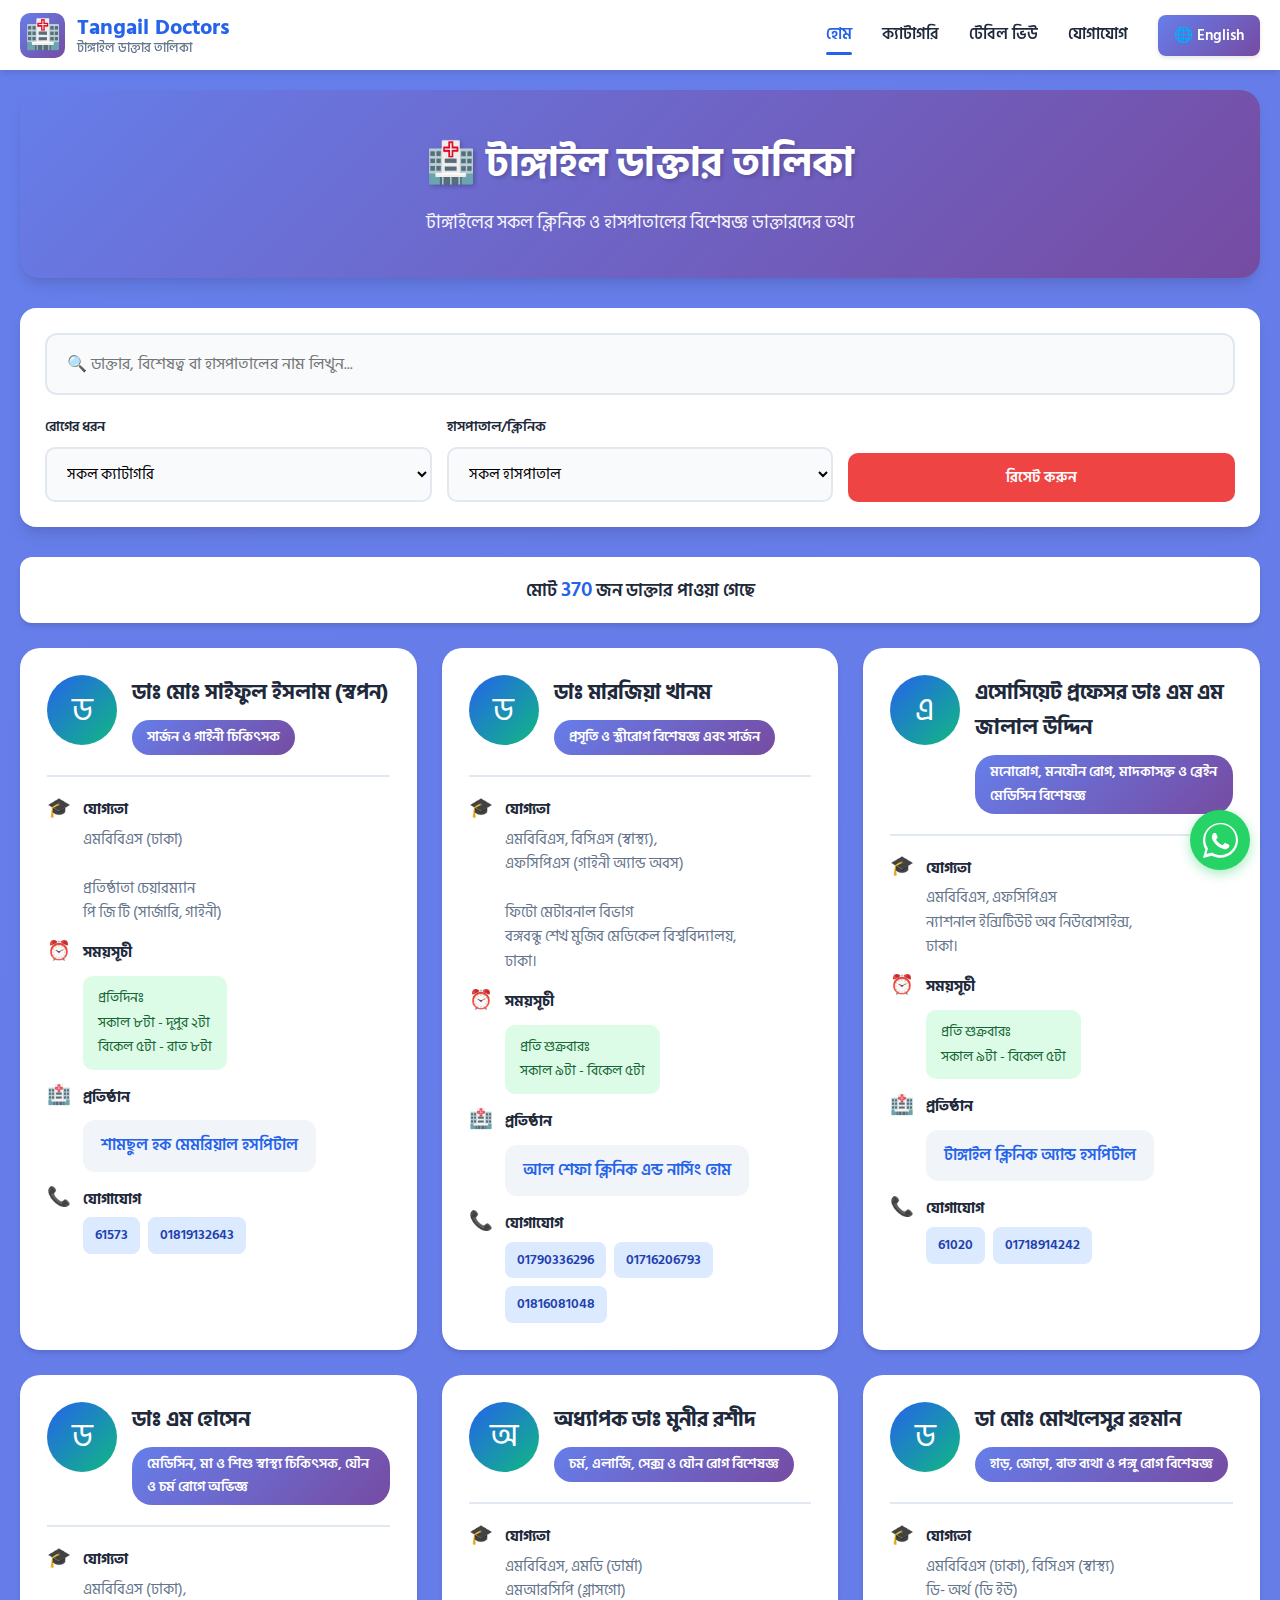
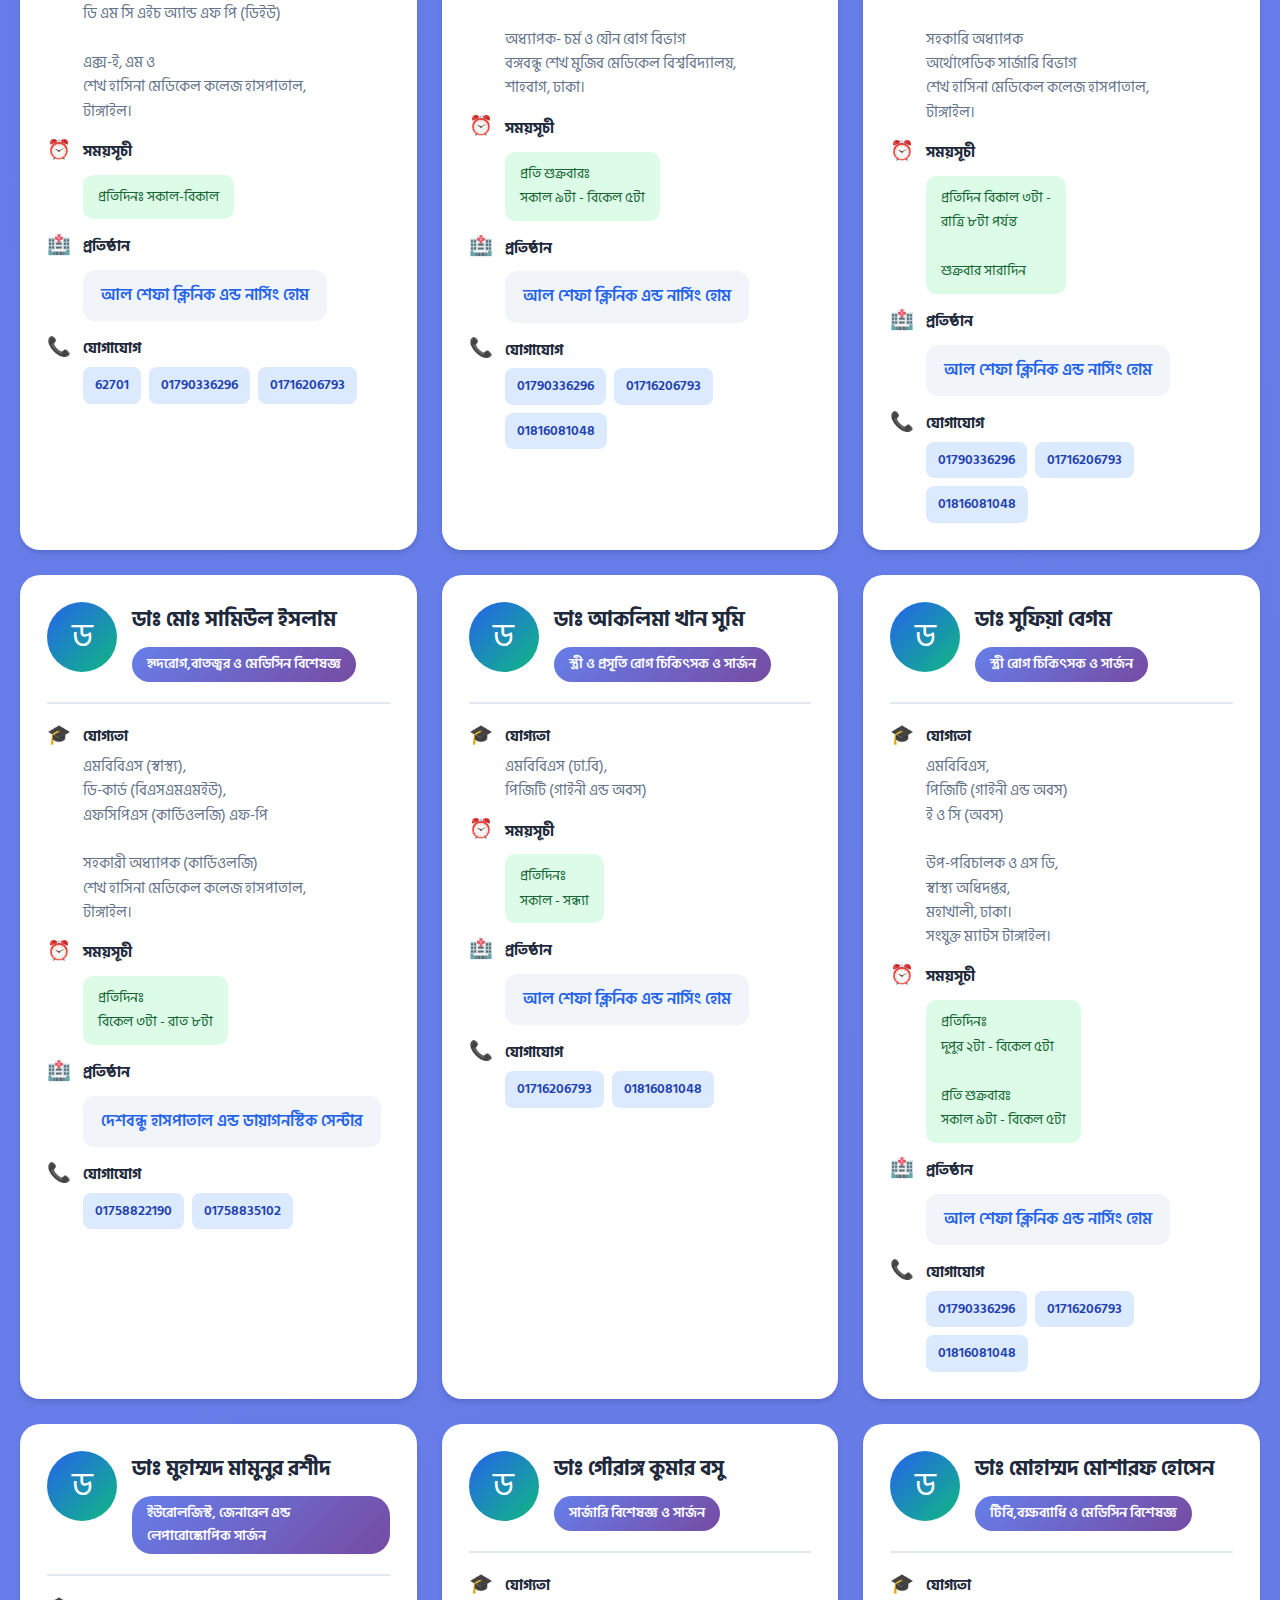
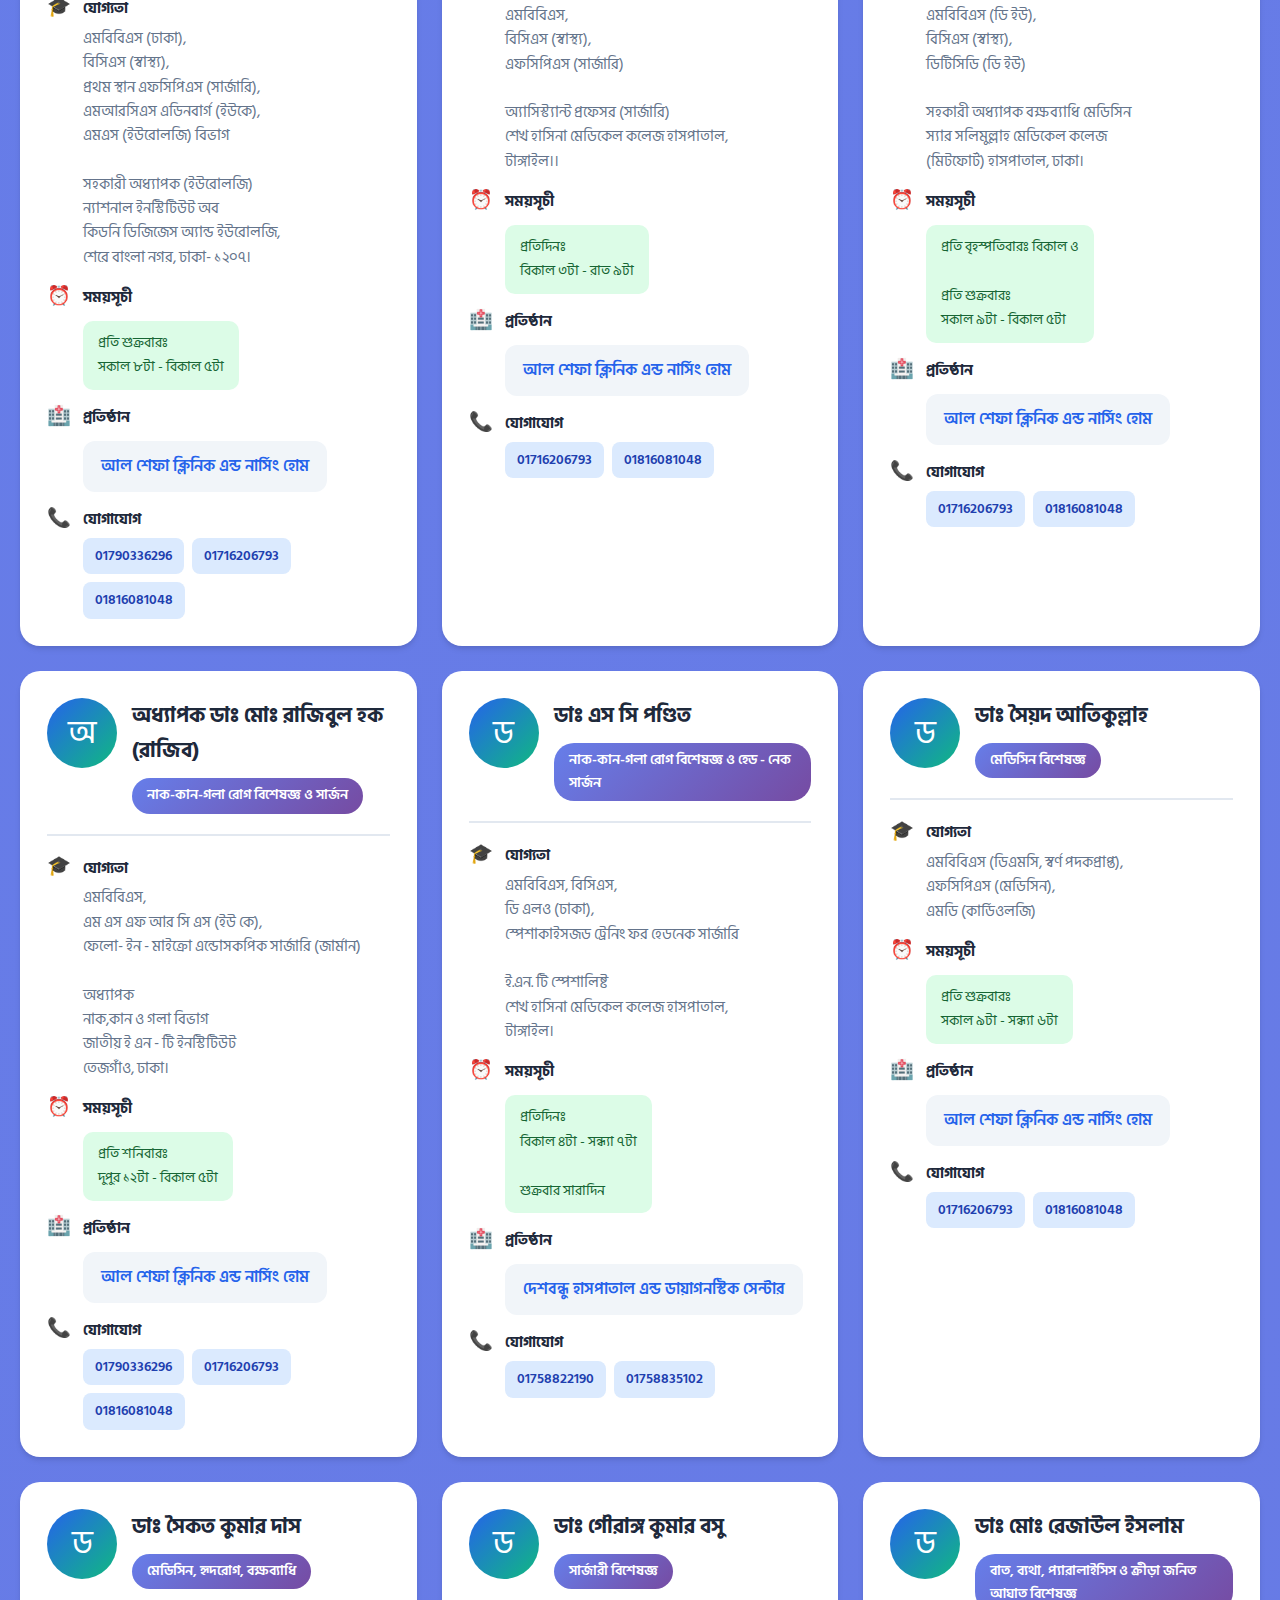
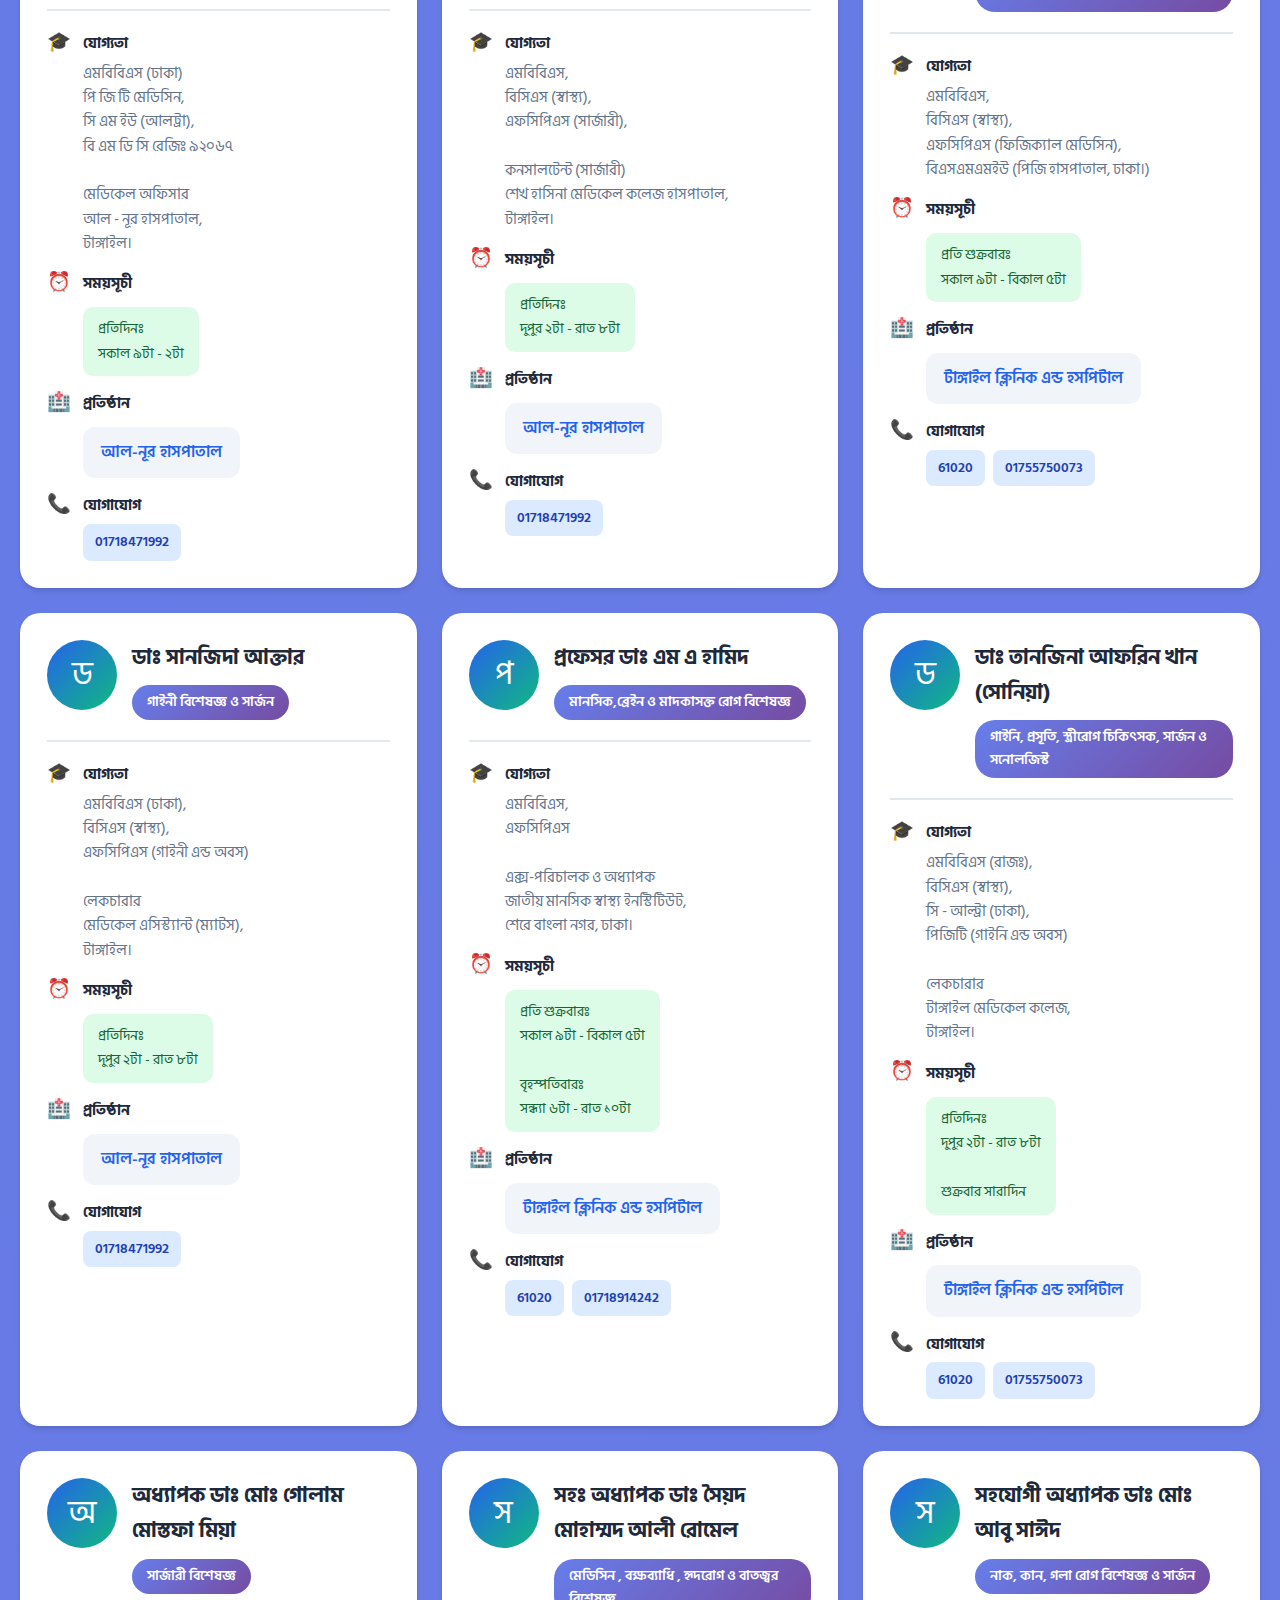
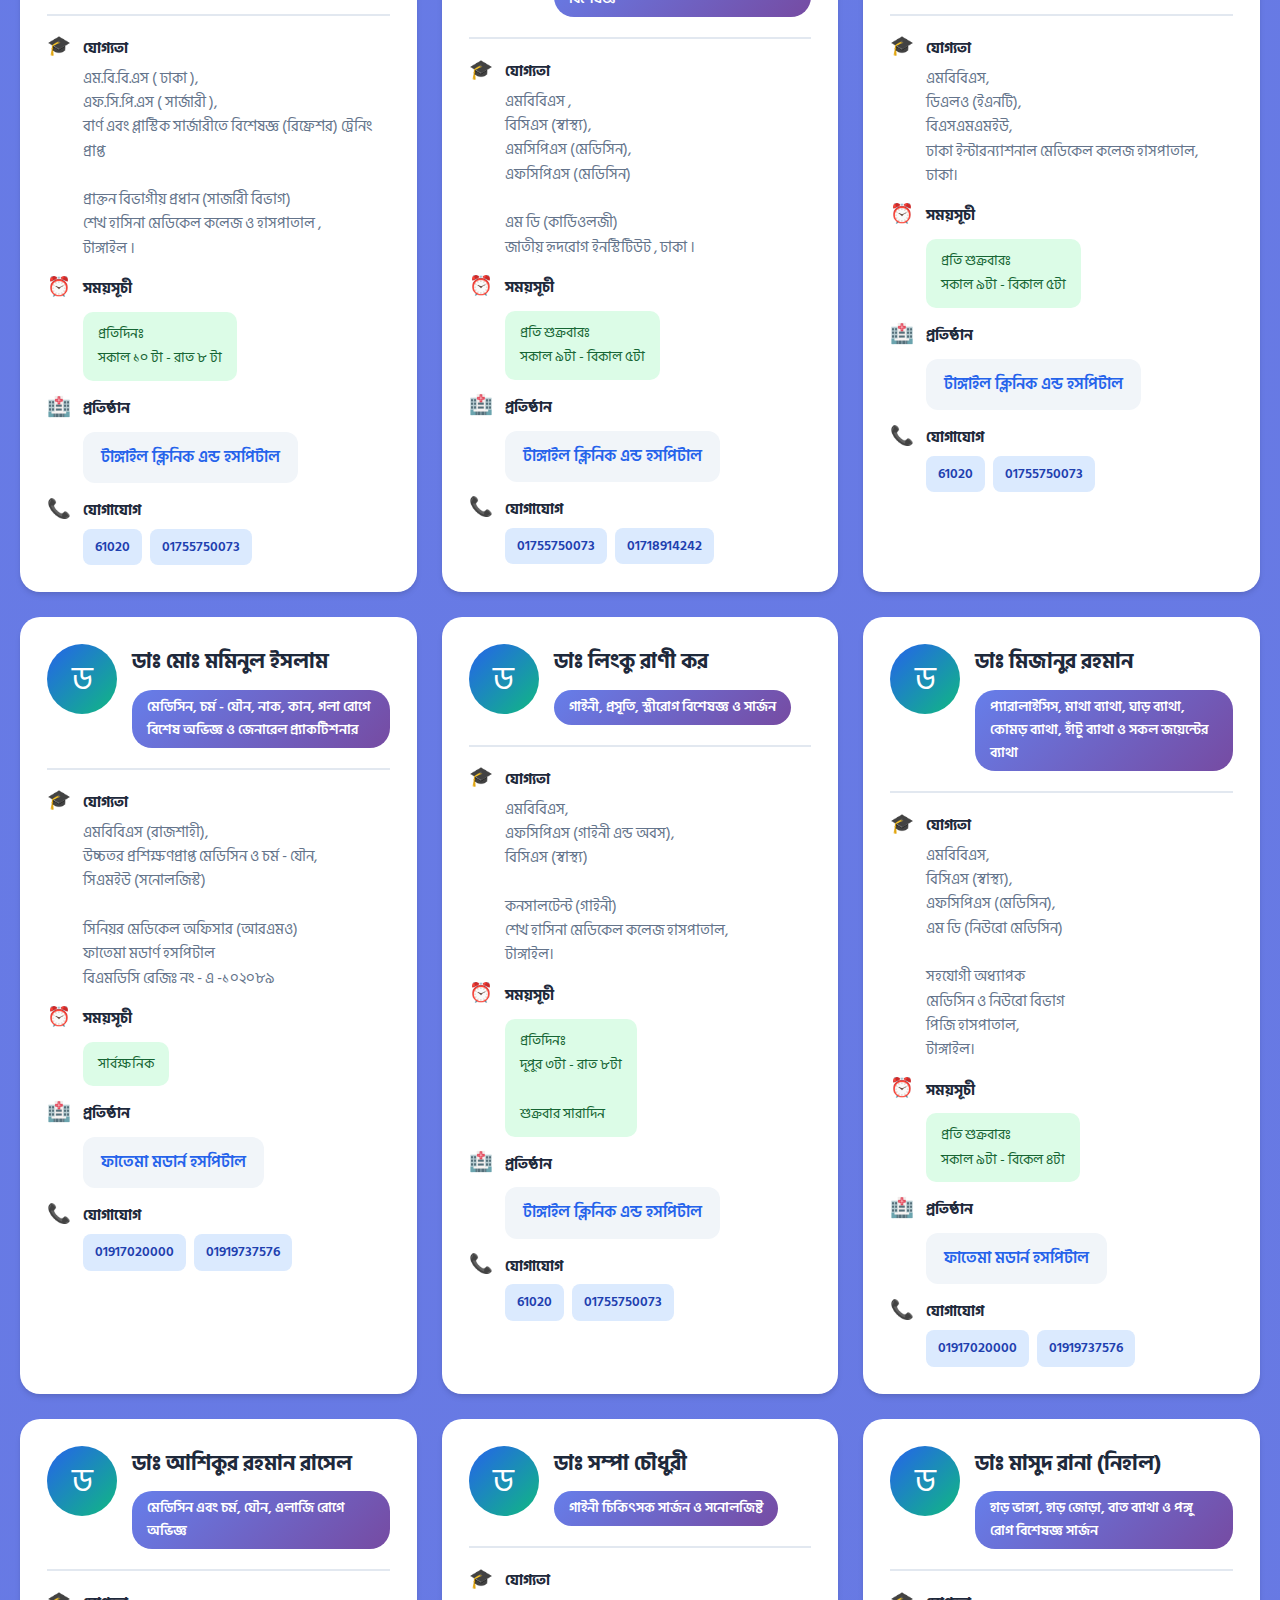
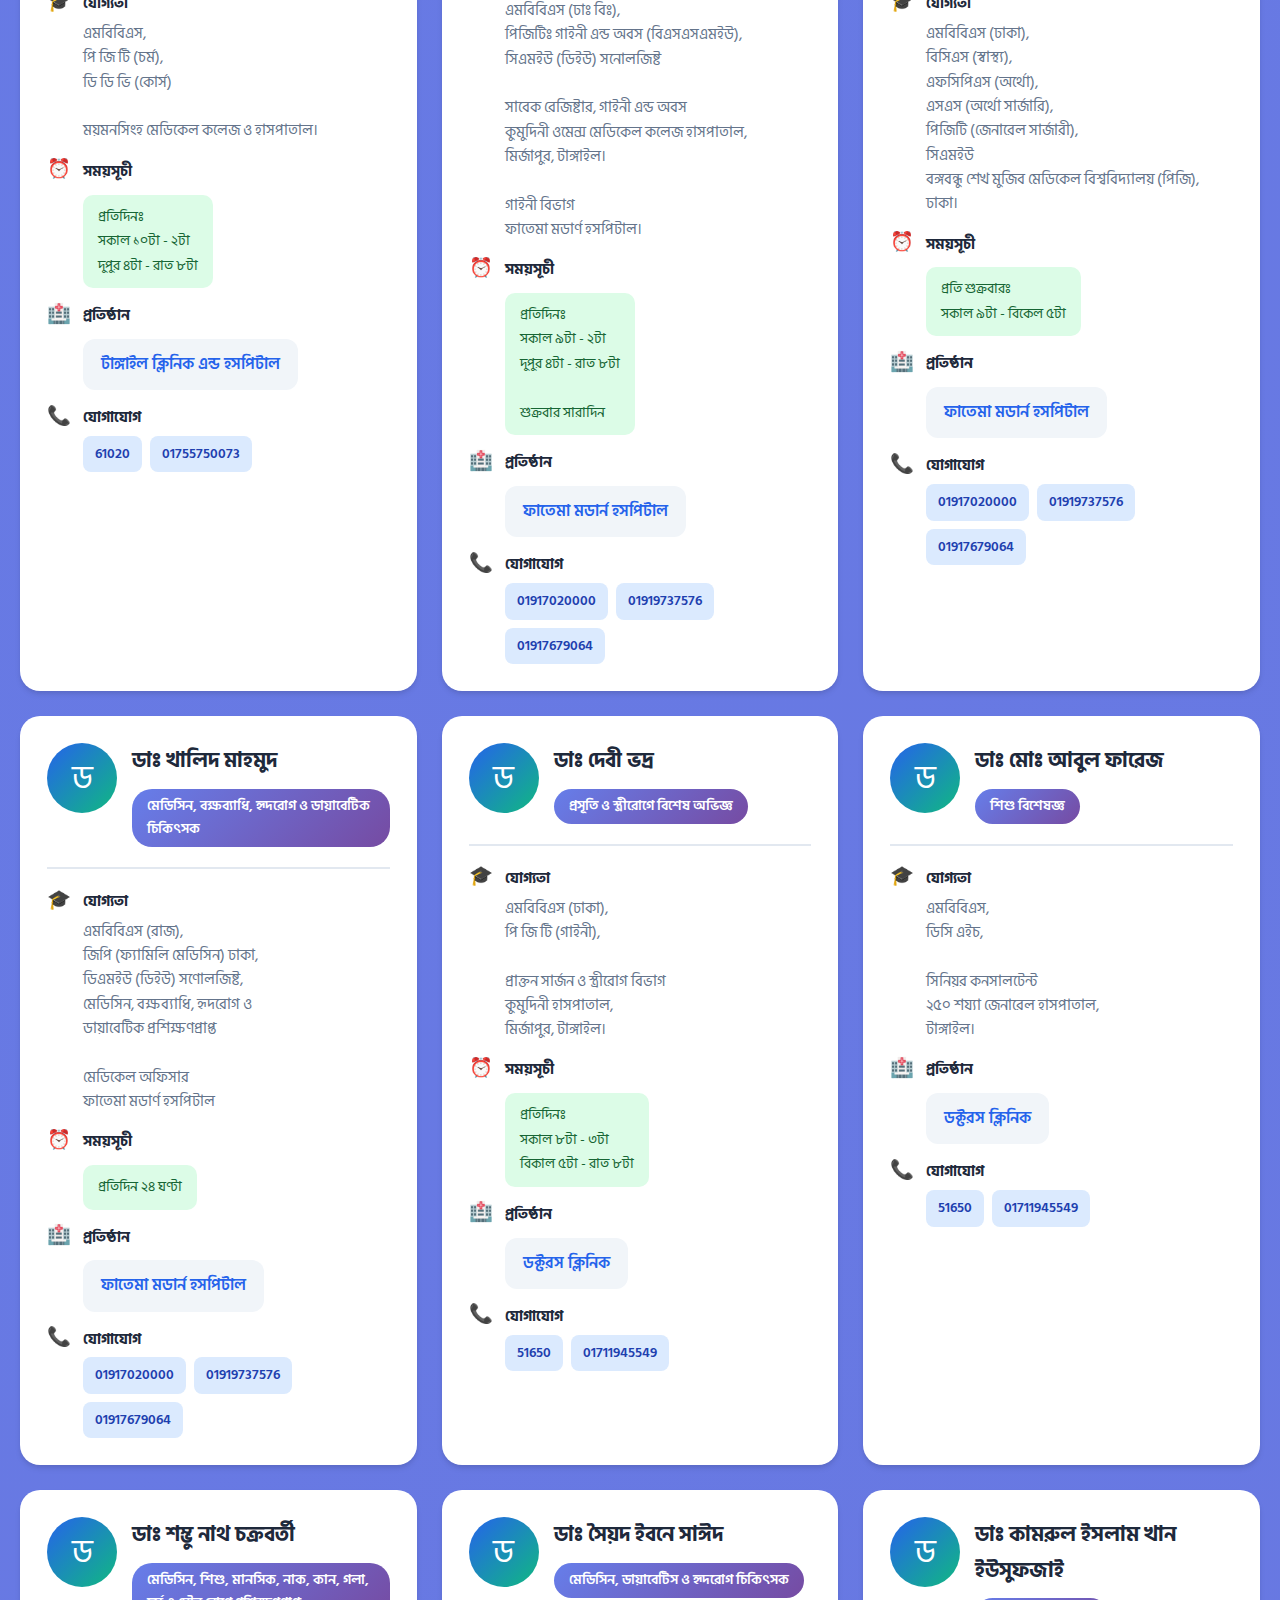
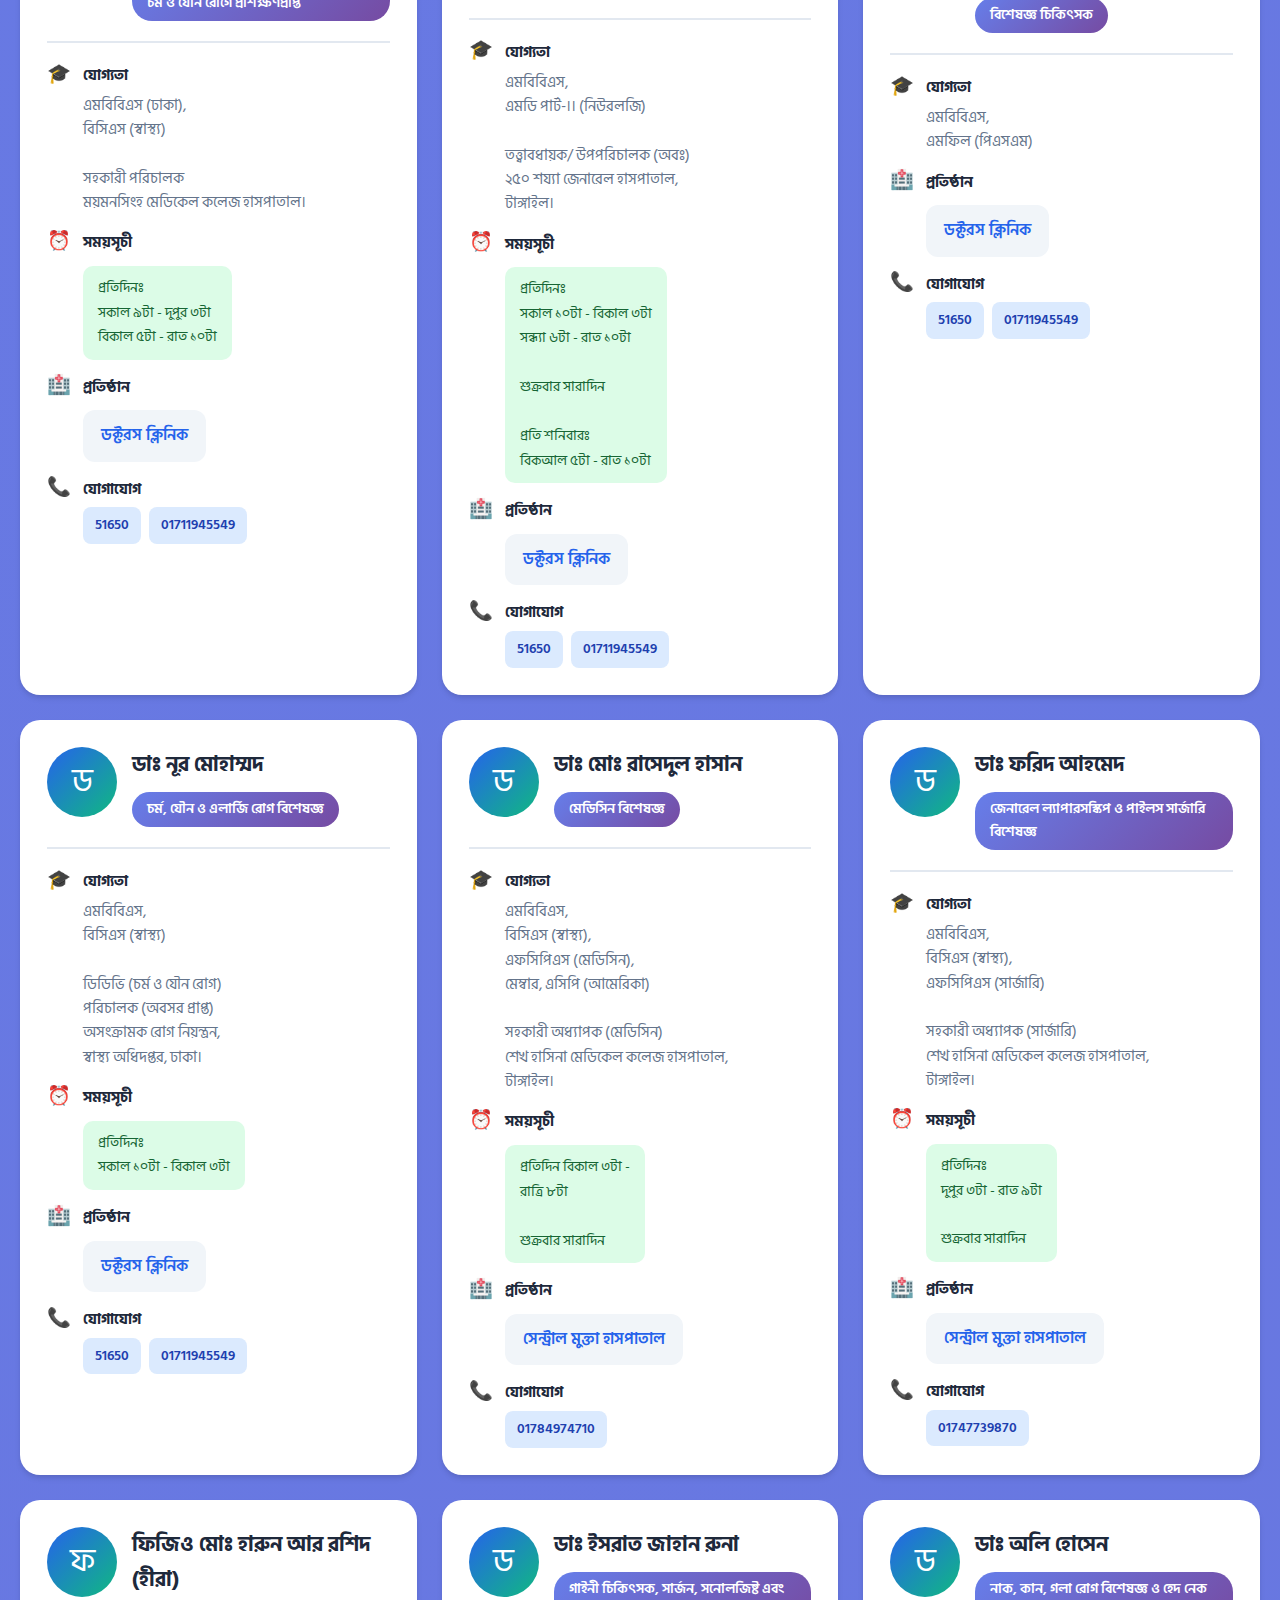
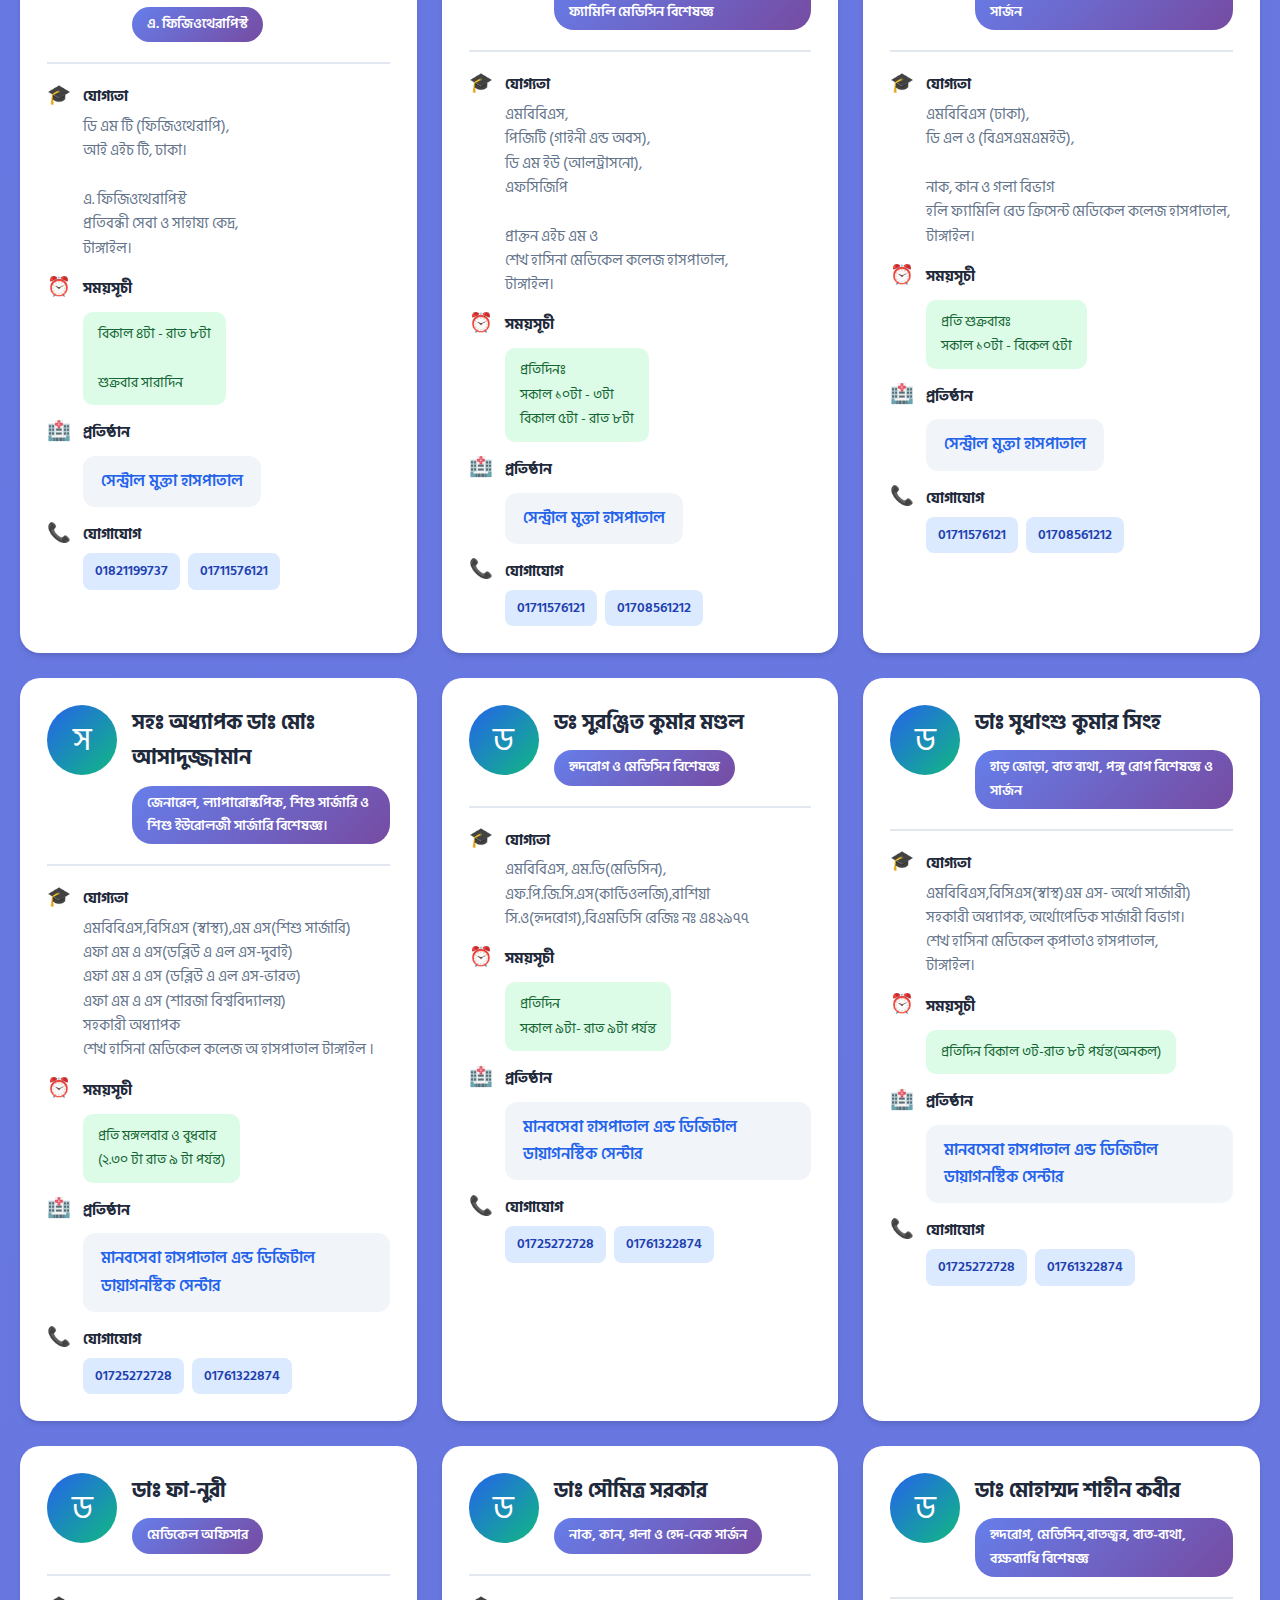
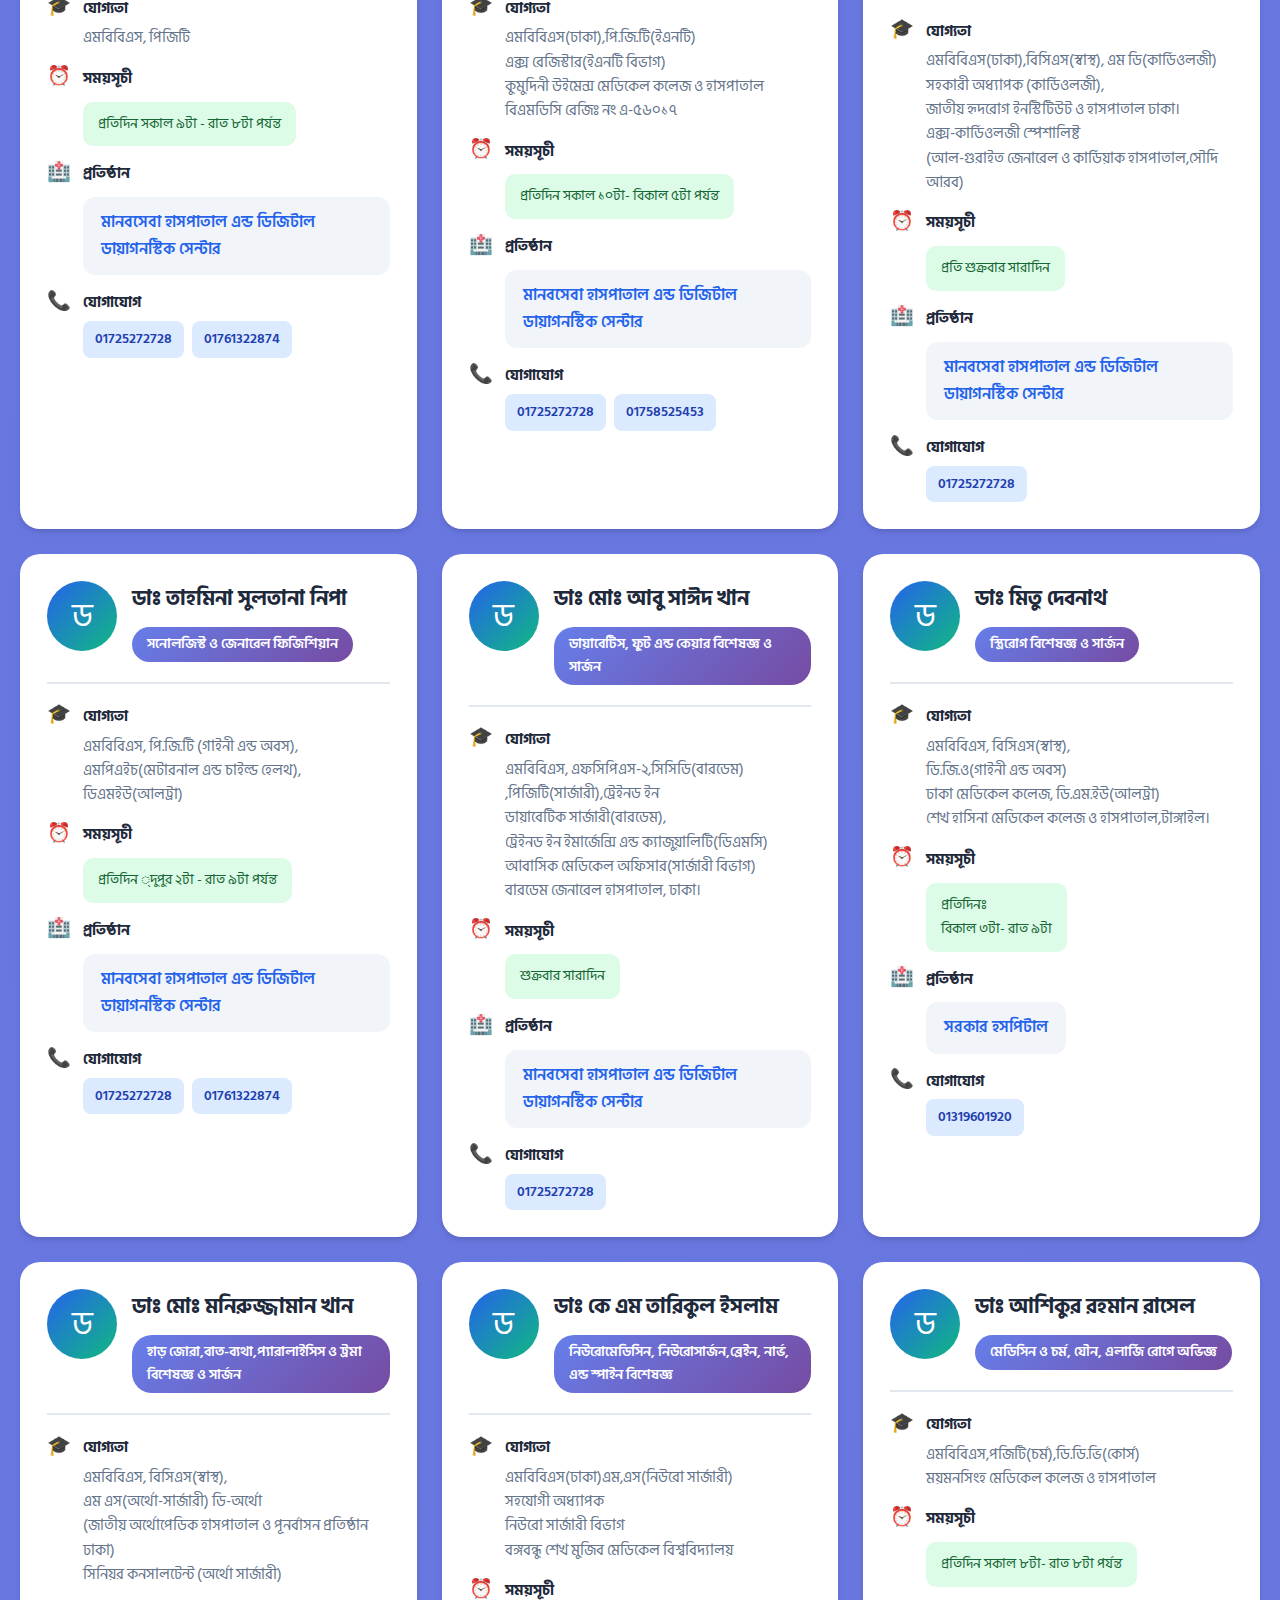
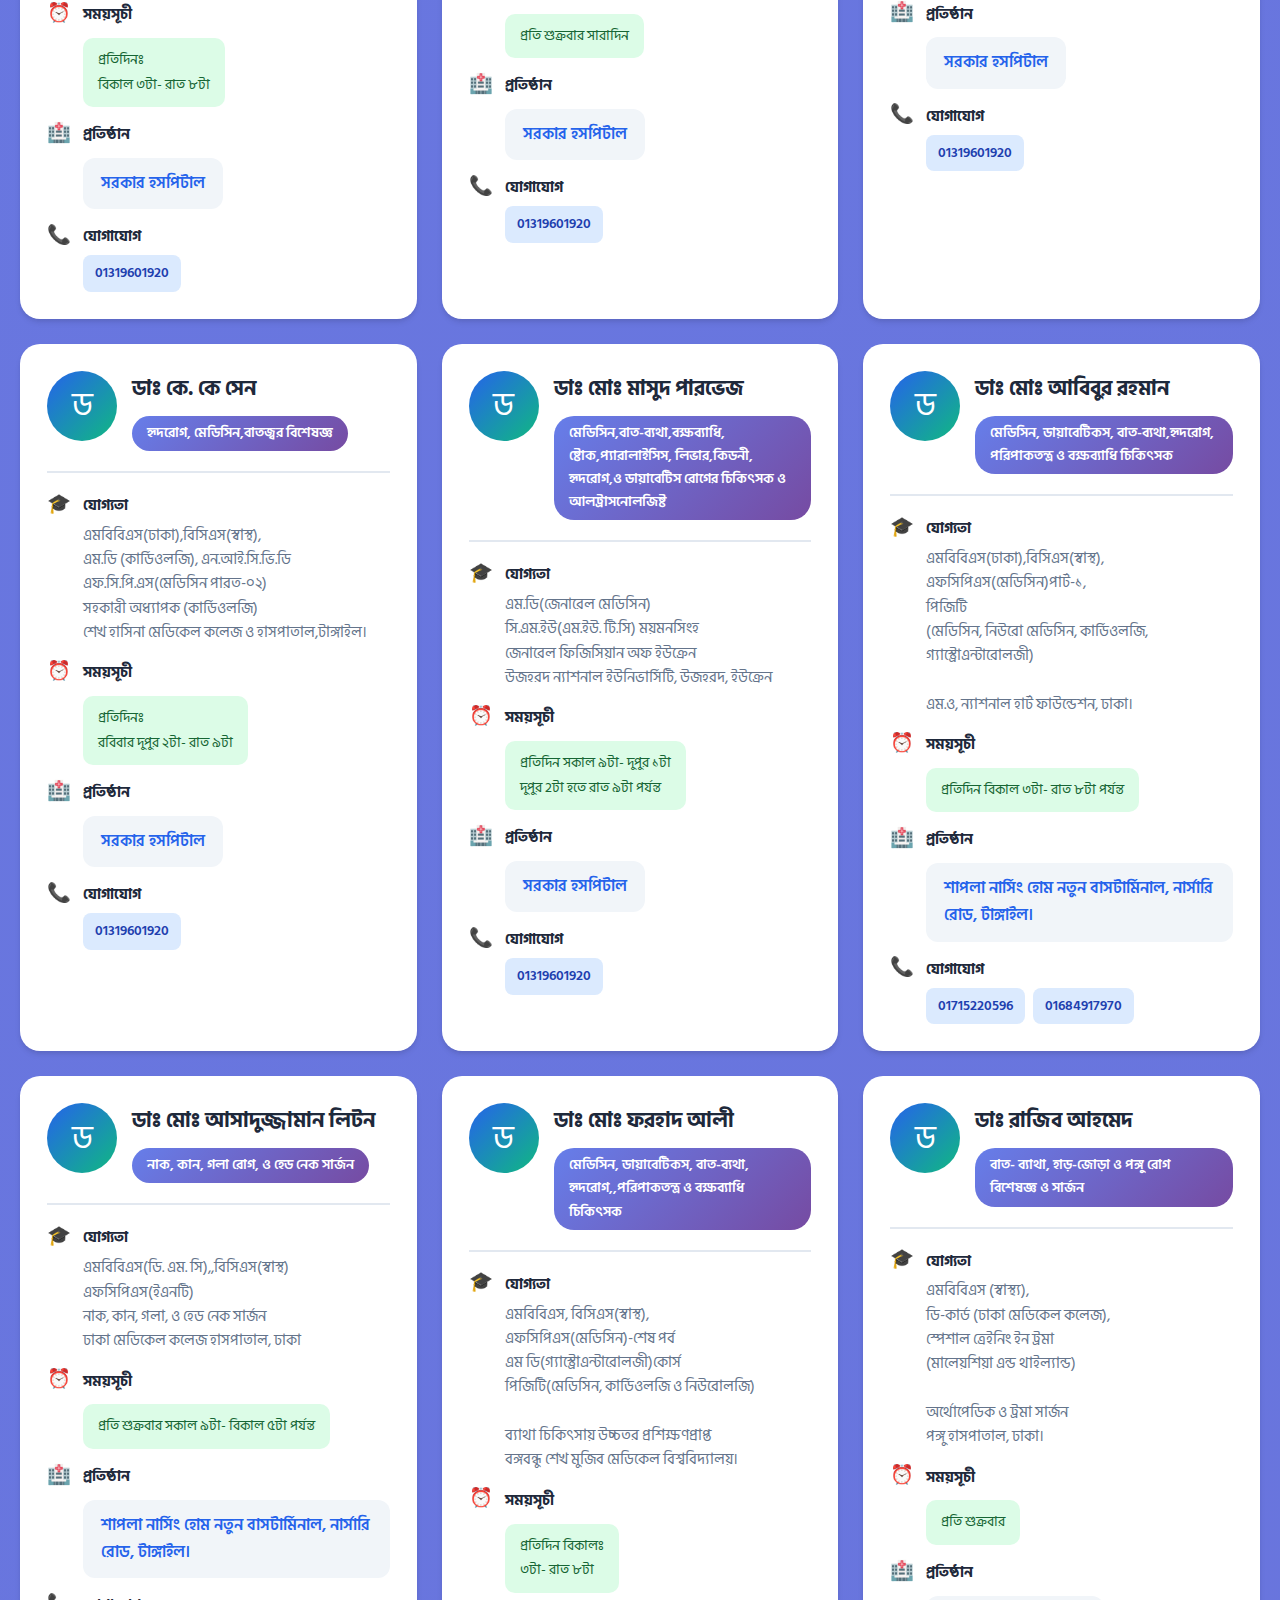
<file: index.html>
<!DOCTYPE html>
<html lang="bn">
<head>
    <meta charset="UTF-8">
    <meta name="viewport" content="width=device-width, initial-scale=1.0">
    <title>হোম - Tangail Doctors</title>
    <link rel="preconnect" href="https://fonts.googleapis.com">
    <link rel="preconnect" href="https://fonts.gstatic.com" crossorigin>
    <link href="https://fonts.googleapis.com/css2?family=Hind+Siliguri:wght@300;400;500;600;700&display=swap" rel="stylesheet">
    <link rel="stylesheet" href="styles.css">
</head>
<body>
    <!-- Navigation -->
    <nav class="navbar">
        <div class="nav-container">
            <a href="index.html" class="logo">
                <div class="logo-icon">🏥</div>
                <div class="logo-text">
                    <span class="logo-main">Tangail Doctors</span>
                    <span class="logo-sub">টাঙ্গাইল ডাক্তার তালিকা</span>
                </div>
            </a>
            <div class="menu-toggle" onclick="toggleMenu()">
                <span></span>
                <span></span>
                <span></span>
            </div>
            <ul class="nav-menu" id="navMenu">
                <li><a href="index.html" class="nav-link active">হোম</a></li>
                <li><a href="category-page.html" class="nav-link">ক্যাটাগরি</a></li>
                <li><a href="table.html" class="nav-link">টেবিল ভিউ</a></li>
                <li><a href="contact.html" class="nav-link">যোগাযোগ</a></li>
                <li><button id="languageBtn" class="language-btn">🌐 English</button></li>
            </ul>
        </div>
    </nav>

    <div class="container">
        <header>
            <div class="header-content">
                <h1>🏥 টাঙ্গাইল ডাক্তার তালিকা</h1>
                <p class="subtitle">টাঙ্গাইলের সকল ক্লিনিক ও হাসপাতালের বিশেষজ্ঞ ডাক্তারদের তথ্য</p>
            </div>
        </header>

        <div class="search-filter-section">
            <div class="search-box">
                <input type="text" id="searchInput" placeholder="🔍 ডাক্তার, বিশেষত্ব বা হাসপাতালের নাম লিখুন...">
            </div>

            <div class="filter-section">
                <div class="filter-group">
                    <label for="categoryFilter">রোগের ধরন</label>
                    <select id="categoryFilter">
                        <option value="">সকল ক্যাটাগরি</option>
                    </select>
                </div>

                <div class="filter-group">
                    <label for="hospitalFilter">হাসপাতাল/ক্লিনিক</label>
                    <select id="hospitalFilter">
                        <option value="">সকল হাসপাতাল</option>
                    </select>
                </div>

                <button id="resetBtn" class="reset-btn">রিসেট করুন</button>
            </div>
        </div>

        <div class="stats">
            <p>মোট <span id="totalDoctors">0</span> জন ডাক্তার পাওয়া গেছে</p>
        </div>

        <div id="doctorList" class="doctor-grid">
            <!-- Doctor cards will be inserted here -->
        </div>

        <div id="noResults" class="no-results" style="display: none;">
            <p>😔 কোন ডাক্তার পাওয়া যায়নি</p>
            <p class="small">অন্য কিছু দিয়ে খুঁজে দেখুন</p>
        </div>

        <div id="loading" class="loading">
            <div class="spinner"></div>
            <p>লোড হচ্ছে...</p>
        </div>
    </div>

    <!-- WhatsApp Floating Button -->
    <div class="whatsapp-float">
        <div class="whatsapp-menu" id="whatsappMenu">
            <div class="whatsapp-menu-header">আমাদের সাথে যোগাযোগ করুন</div>
            <div class="whatsapp-option" onclick="sendWhatsApp('কোন ডাক্তার খুঁজছেন?')">
                কোন ডাক্তার খুঁজছেন?
            </div>
            <div class="whatsapp-option" onclick="sendWhatsApp('ডাক্তারের চেম্বার সময় জানতে চাই')">
                ডাক্তারের চেম্বার সময় জানতে চাই
            </div>
            <div class="whatsapp-option" onclick="sendWhatsApp('ডাক্তার তালিকায় নতুন তথ্য যোগ করতে চাই')">
                ডাক্তার তালিকায় নতুন তথ্য যোগ করতে চাই
            </div>
        </div>
        <button class="whatsapp-button" onclick="toggleWhatsAppMenu()">
            <svg viewBox="0 0 32 32" xmlns="http://www.w3.org/2000/svg">
                <path d="M16 0c-8.837 0-16 7.163-16 16 0 2.825 0.737 5.607 2.137 8.048l-2.137 7.952 8.188-2.113c2.35 1.275 5.012 1.95 7.812 1.95 8.837 0 16-7.163 16-16s-7.163-16-16-16zM16 29.333c-2.488 0-4.912-0.675-7.037-1.95l-0.512-0.3-5.288 1.363 1.4-5.2-0.337-0.537c-1.4-2.225-2.138-4.8-2.138-7.475 0-7.725 6.287-14 14-14s14 6.275 14 14-6.287 14-14 14zM23.113 19.488c-0.387-0.2-2.313-1.15-2.675-1.275-0.362-0.15-0.625-0.2-0.887 0.2s-1.025 1.275-1.25 1.538c-0.225 0.262-0.45 0.3-0.837 0.1s-1.638-0.6-3.113-1.913c-1.15-1.025-1.925-2.287-2.15-2.675-0.225-0.387-0.025-0.6 0.175-0.787 0.175-0.175 0.387-0.45 0.575-0.675 0.2-0.225 0.262-0.387 0.4-0.65 0.137-0.262 0.075-0.488-0.038-0.675-0.1-0.2-0.887-2.15-1.212-2.938-0.325-0.775-0.65-0.662-0.887-0.675-0.225-0.012-0.487-0.012-0.75-0.012s-0.687 0.1-1.05 0.488c-0.362 0.387-1.387 1.35-1.387 3.3s1.413 3.825 1.613 4.087c0.2 0.262 2.8 4.275 6.787 5.988 0.95 0.412 1.687 0.65 2.262 0.837 0.95 0.3 1.812 0.262 2.488 0.15 0.762-0.112 2.313-0.937 2.637-1.85 0.325-0.912 0.325-1.688 0.225-1.85-0.1-0.15-0.362-0.25-0.75-0.45z"/>
            </svg>
        </button>
    </div>

    <footer>
        <p>&copy; ২০২৬ Tangail Doctors | টাঙ্গাইল ডাক্তার তালিকা | সকল তথ্য শুধুমাত্র তথ্যমূলক উদ্দেশ্যে</p>
    </footer>

    <script src="script.js"></script>
    <script>
        function toggleMenu() {
            const navMenu = document.getElementById('navMenu');
            navMenu.classList.toggle('active');
        }

        function toggleWhatsAppMenu() {
            const menu = document.getElementById('whatsappMenu');
            menu.classList.toggle('active');
        }

        function sendWhatsApp(message) {
            const phoneNumber = '8801700000000'; // Replace with actual WhatsApp number
            const encodedMessage = encodeURIComponent(message);
            const whatsappUrl = `https://wa.me/${phoneNumber}?text=${encodedMessage}`;
            window.open(whatsappUrl, '_blank');
        }

        // Close WhatsApp menu when clicking outside
        document.addEventListener('click', function(event) {
            const whatsappFloat = document.querySelector('.whatsapp-float');
            const menu = document.getElementById('whatsappMenu');
            
            if (!whatsappFloat.contains(event.target)) {
                menu.classList.remove('active');
            }
        });
    </script>
</body>
</html>
</file>
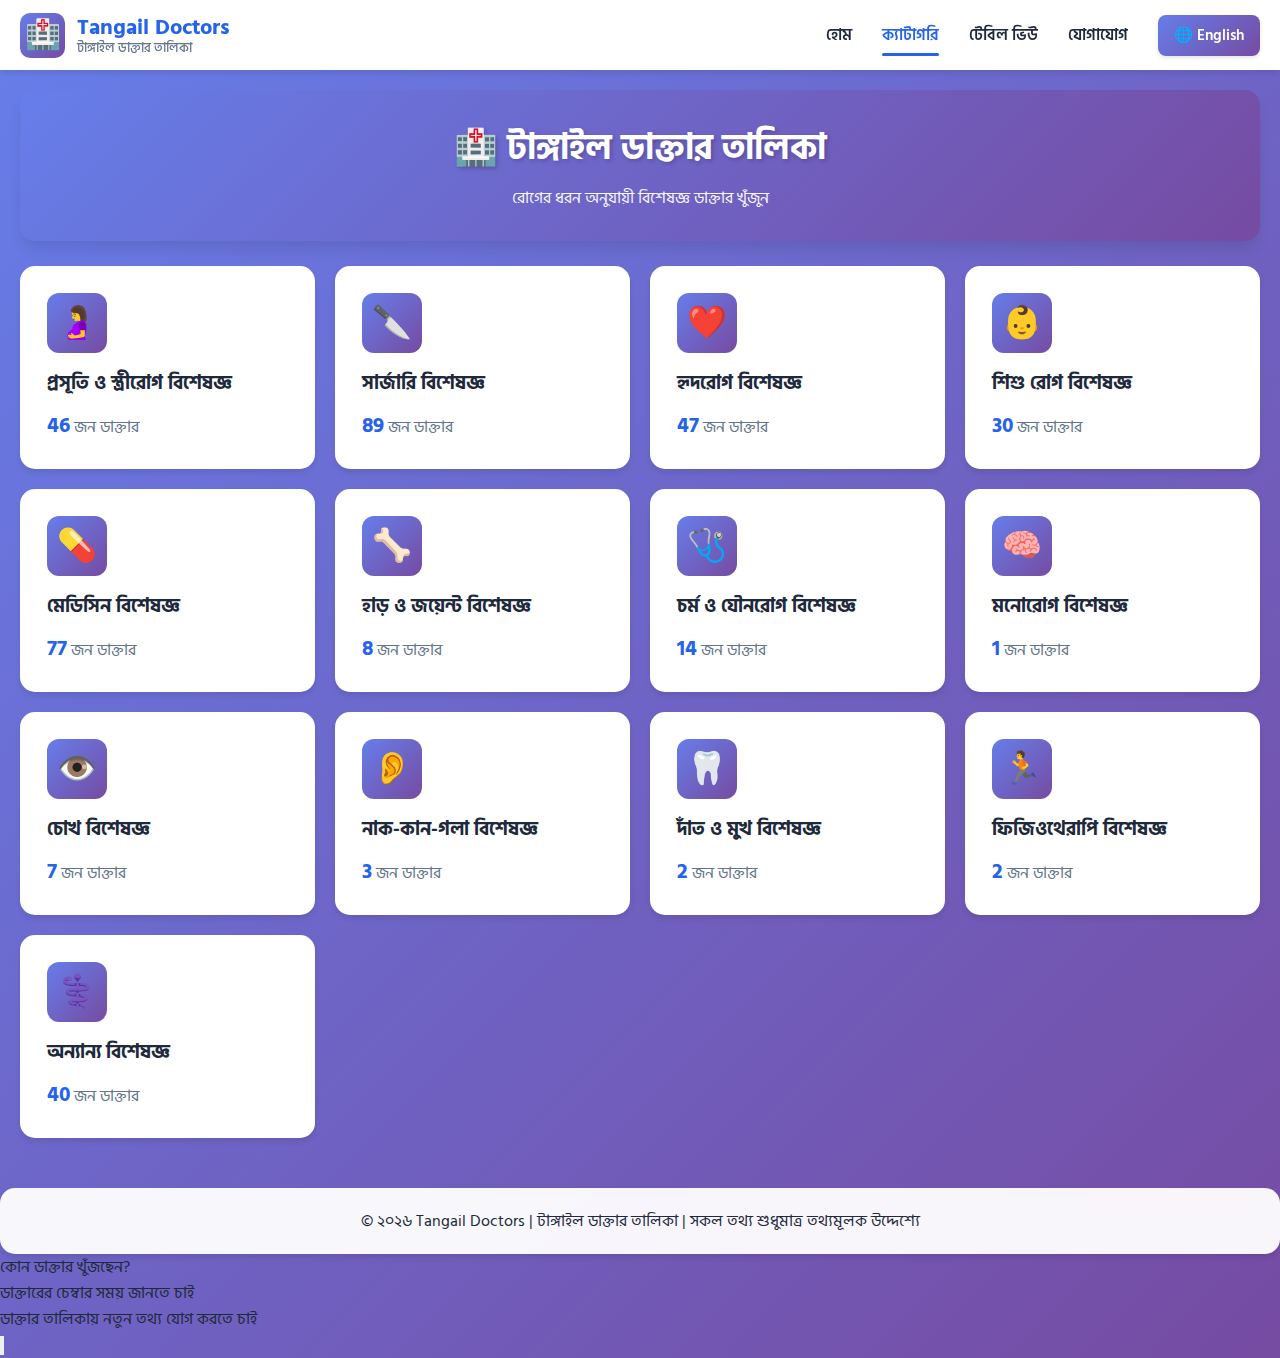
<file: category-page.html>
<!DOCTYPE html>
<html lang="bn">
<head>
    <meta charset="UTF-8">
    <meta name="viewport" content="width=device-width, initial-scale=1.0">
    <title>ক্যাটাগরি - Tangail Doctors</title>
    <link rel="preconnect" href="https://fonts.googleapis.com">
    <link rel="preconnect" href="https://fonts.gstatic.com" crossorigin>
    <link href="https://fonts.googleapis.com/css2?family=Hind+Siliguri:wght@300;400;500;600;700&display=swap" rel="stylesheet">
    <style>
        * {
            margin: 0;
            padding: 0;
            box-sizing: border-box;
        }

        body {
            font-family: 'Hind Siliguri', sans-serif;
            background: linear-gradient(135deg, #667eea 0%, #764ba2 100%);
            min-height: 100vh;
            color: #1e293b;
            padding: 0;
            margin: 0;
        }

        /* Navigation Header */
        .navbar {
            background: white;
            box-shadow: 0 4px 6px -1px rgba(0, 0, 0, 0.1);
            position: sticky;
            top: 0;
            z-index: 1000;
        }

        .nav-container {
            max-width: 1600px;
            margin: 0 auto;
            padding: 0 20px;
            display: flex;
            justify-content: space-between;
            align-items: center;
            height: 70px;
        }

        .logo {
            display: flex;
            align-items: center;
            gap: 12px;
            text-decoration: none;
        }

        .logo-icon {
            width: 45px;
            height: 45px;
            background: linear-gradient(135deg, #667eea, #764ba2);
            border-radius: 10px;
            display: flex;
            align-items: center;
            justify-content: center;
            font-size: 1.8rem;
        }

        .logo-text {
            display: flex;
            flex-direction: column;
            line-height: 1.2;
        }

        .logo-main {
            font-size: 1.4rem;
            font-weight: 700;
            color: #2563eb;
        }

        .logo-sub {
            font-size: 0.8rem;
            color: #64748b;
            font-weight: 500;
        }

        .nav-menu {
            display: flex;
            gap: 30px;
            list-style: none;
            align-items: center;
        }

        .nav-link {
            text-decoration: none;
            color: #1e293b;
            font-weight: 600;
            font-size: 1rem;
            transition: color 0.3s ease;
            position: relative;
        }

        .nav-link:hover {
            color: #2563eb;
        }

        .nav-link.active {
            color: #2563eb;
        }

        .nav-link.active::after {
            content: '';
            position: absolute;
            bottom: -8px;
            left: 0;
            right: 0;
            height: 3px;
            background: #2563eb;
            border-radius: 2px;
        }

        .language-btn {
            background: linear-gradient(135deg, #667eea, #764ba2);
            color: white;
            border: none;
            padding: 8px 16px;
            border-radius: 8px;
            font-size: 0.95rem;
            font-weight: 600;
            font-family: 'Hind Siliguri', sans-serif;
            cursor: pointer;
            transition: all 0.3s ease;
            box-shadow: 0 2px 4px rgba(0, 0, 0, 0.1);
            display: flex;
            align-items: center;
            gap: 6px;
        }

        .language-btn:hover {
            transform: translateY(-2px);
            box-shadow: 0 4px 8px rgba(0, 0, 0, 0.15);
            background: linear-gradient(135deg, #5568d3, #6a3f8f);
        }

        .language-btn:active {
            transform: translateY(0);
            box-shadow: 0 2px 4px rgba(0, 0, 0, 0.1);
        }

        .menu-toggle {
            display: none;
            flex-direction: column;
            gap: 5px;
            cursor: pointer;
            padding: 5px;
        }

        .menu-toggle span {
            width: 25px;
            height: 3px;
            background: #2563eb;
            border-radius: 2px;
        }

        .container {
            max-width: 1600px;
            margin: 0 auto;
            padding: 20px;
        }

        header {
            background: linear-gradient(135deg, #667eea 0%, #764ba2 100%);
            color: white;
            padding: 30px;
            text-align: center;
            border-radius: 15px;
            margin-bottom: 25px;
            box-shadow: 0 10px 15px -3px rgba(0, 0, 0, 0.1);
        }

        h1 {
            font-size: 2.2rem;
            font-weight: 700;
            margin-bottom: 8px;
            text-shadow: 2px 2px 4px rgba(0, 0, 0, 0.2);
        }

        .subtitle {
            font-size: 1rem;
            opacity: 0.95;
        }

        /* Category Cards */
        #categorySection {
            display: block;
        }

        .category-grid {
            display: grid;
            grid-template-columns: repeat(auto-fill, minmax(280px, 1fr));
            gap: 20px;
            margin-bottom: 30px;
        }

        .category-card {
            background: white;
            border-radius: 15px;
            padding: 25px;
            box-shadow: 0 4px 6px -1px rgba(0, 0, 0, 0.1);
            transition: all 0.3s ease;
            cursor: pointer;
            border: 2px solid transparent;
        }

        .category-card:hover {
            transform: translateY(-5px);
            box-shadow: 0 10px 15px -3px rgba(0, 0, 0, 0.15);
            border-color: #2563eb;
        }

        .category-icon {
            width: 60px;
            height: 60px;
            background: linear-gradient(135deg, #667eea, #764ba2);
            border-radius: 12px;
            display: flex;
            align-items: center;
            justify-content: center;
            font-size: 2rem;
            margin-bottom: 15px;
        }

        .category-name {
            font-size: 1.2rem;
            font-weight: 700;
            color: #1e293b;
            margin-bottom: 10px;
        }

        .category-count {
            font-size: 1rem;
            color: #64748b;
        }

        .category-count span {
            color: #2563eb;
            font-weight: 700;
            font-size: 1.3rem;
        }

        /* Table Section */
        #tableSection {
            display: none;
        }

        .back-btn {
            display: inline-flex;
            align-items: center;
            gap: 8px;
            padding: 12px 25px;
            background: white;
            color: #2563eb;
            border: none;
            border-radius: 10px;
            font-family: 'Hind Siliguri', sans-serif;
            font-size: 1rem;
            font-weight: 600;
            cursor: pointer;
            transition: all 0.3s ease;
            box-shadow: 0 4px 6px -1px rgba(0, 0, 0, 0.1);
            margin-bottom: 20px;
        }

        .back-btn:hover {
            background: #f8fafc;
            transform: translateY(-2px);
            box-shadow: 0 10px 15px -3px rgba(0, 0, 0, 0.15);
        }

        .table-header {
            background: white;
            padding: 20px 25px;
            border-radius: 15px;
            margin-bottom: 20px;
            box-shadow: 0 4px 6px -1px rgba(0, 0, 0, 0.1);
        }

        .table-header h2 {
            font-size: 1.6rem;
            color: #2563eb;
            margin-bottom: 5px;
        }

        .table-header p {
            color: #64748b;
        }

        .table-container {
            background: white;
            border-radius: 15px;
            overflow: hidden;
            box-shadow: 0 10px 15px -3px rgba(0, 0, 0, 0.1);
            margin-bottom: 30px;
        }

        .table-wrapper {
            overflow-x: auto;
            -webkit-overflow-scrolling: touch;
        }

        table {
            width: 100%;
            border-collapse: collapse;
            font-size: 0.95rem;
        }

        thead {
            background: linear-gradient(135deg, #667eea 0%, #764ba2 100%);
            color: white;
            position: sticky;
            top: 0;
            z-index: 10;
        }

        th {
            padding: 18px 15px;
            text-align: left;
            font-weight: 700;
            font-size: 1rem;
            white-space: nowrap;
        }

        tbody tr {
            border-bottom: 1px solid #e2e8f0;
            transition: background-color 0.2s ease;
        }

        tbody tr:hover {
            background-color: #f1f5f9;
        }

        td {
            padding: 15px;
            vertical-align: top;
            line-height: 1.6;
        }

        td:first-child {
            font-weight: 600;
            color: #2563eb;
            text-align: center;
        }

        .doctor-name {
            font-weight: 700;
            color: #1e293b;
            font-size: 1rem;
        }

        .specialty-cell {
            color: #10b981;
            font-weight: 600;
        }

        .hospital-cell {
            color: #2563eb;
            font-weight: 600;
        }

        .contact-cell {
            color: #64748b;
            font-size: 0.9rem;
        }

        .loading {
            text-align: center;
            padding: 60px 20px;
            color: white;
        }

        .spinner {
            width: 50px;
            height: 50px;
            border: 5px solid rgba(255, 255, 255, 0.3);
            border-top-color: white;
            border-radius: 50%;
            animation: spin 1s linear infinite;
            margin: 0 auto 20px;
        }

        @keyframes spin {
            to { transform: rotate(360deg); }
        }

        footer {
            background: rgba(255, 255, 255, 0.95);
            color: #1e293b;
            text-align: center;
            padding: 20px;
            border-radius: 15px;
            box-shadow: 0 4px 6px -1px rgba(0, 0, 0, 0.1);
        }

        /* Responsive */
        @media (max-width: 768px) {
            .menu-toggle {
                display: flex;
            }

            .nav-menu {
                position: absolute;
                top: 70px;
                left: 0;
                right: 0;
                background: white;
                flex-direction: column;
                gap: 0;
                padding: 20px;
                box-shadow: 0 4px 6px -1px rgba(0, 0, 0, 0.1);
                display: none;
            }

            .nav-menu.active {
                display: flex;
            }

            .nav-link {
                padding: 15px 0;
                width: 100%;
                text-align: center;
                border-bottom: 1px solid #e2e8f0;
            }

            .nav-link:last-child {
                border-bottom: none;
            }

            .language-btn {
                width: 100%;
                justify-content: center;
                margin-top: 10px;
            }

            .nav-link.active::after {
                display: none;
            }

            h1 {
                font-size: 1.6rem;
            }

            header {
                padding: 20px;
            }

            .category-grid {
                grid-template-columns: repeat(auto-fill, minmax(200px, 1fr));
                gap: 15px;
            }

            .category-card {
                padding: 20px;
            }

            .category-icon {
                width: 50px;
                height: 50px;
                font-size: 1.6rem;
            }

            table {
                font-size: 0.8rem;
                min-width: 800px;
            }

            th, td {
                padding: 8px 6px;
                font-size: 0.8rem;
            }
        }

        @media (max-width: 480px) {
            .logo-main {
                font-size: 1.1rem;
            }

            .logo-sub {
                font-size: 0.7rem;
            }

            .logo-icon {
                width: 38px;
                height: 38px;
                font-size: 1.5rem;
            }

            h1 {
                font-size: 1.3rem;
            }

            .category-grid {
                grid-template-columns: 1fr;
            }

            table {
                font-size: 0.75rem;
                min-width: 700px;
            }

            th, td {
                padding: 6px 4px;
                font-size: 0.75rem;
            }
        }
    </style>
</head>
<body>
    <!-- Navigation -->
    <nav class="navbar">
        <div class="nav-container">
            <a href="index.html" class="logo">
                <div class="logo-icon">🏥</div>
                <div class="logo-text">
                    <span class="logo-main">Tangail Doctors</span>
                    <span class="logo-sub">টাঙ্গাইল ডাক্তার তালিকা</span>
                </div>
            </a>
            <div class="menu-toggle" onclick="toggleMenu()">
                <span></span>
                <span></span>
                <span></span>
            </div>
            <ul class="nav-menu" id="navMenu">
                <li><a href="index.html" class="nav-link">হোম</a></li>
                <li><a href="category-page.html" class="nav-link active">ক্যাটাগরি</a></li>
                <li><a href="table.html" class="nav-link">টেবিল ভিউ</a></li>
                <li><a href="contact.html" class="nav-link">যোগাযোগ</a></li>
                <li><button id="languageBtn" class="language-btn">🌐 English</button></li>
            </ul>
        </div>
    </nav>

    <div class="container">
        <header>
            <h1>🏥 টাঙ্গাইল ডাক্তার তালিকা</h1>
            <p class="subtitle">রোগের ধরন অনুযায়ী বিশেষজ্ঞ ডাক্তার খুঁজুন</p>
        </header>

        <!-- Category Section -->
        <div id="categorySection">
            <div class="category-grid" id="categoryGrid">
                <!-- Cards will be inserted here -->
            </div>
        </div>

        <!-- Table Section -->
        <div id="tableSection">
            <button class="back-btn" onclick="showCategories()">
                ← ক্যাটাগরিতে ফিরে যান
            </button>

            <div class="table-header">
                <h2 id="categoryTitle"></h2>
                <p id="categoryDescription"></p>
            </div>

            <div class="table-container">
                <div class="table-wrapper">
                    <table>
                        <thead>
                            <tr>
                                <th>আইডি</th>
                                <th>ডাক্তারের নাম</th>
                                <th>যোগ্যতা</th>
                                <th>বিশেষত্ব</th>
                                <th>সময়সূচী</th>
                                <th>হাসপাতাল/ক্লিনিক</th>
                                <th>যোগাযোগ</th>
                            </tr>
                        </thead>
                        <tbody id="doctorTableBody">
                        </tbody>
                    </table>
                </div>
            </div>
        </div>

        <div id="loading" class="loading">
            <div class="spinner"></div>
            <p>লোড হচ্ছে...</p>
        </div>
    </div>

    <footer>
        <p>&copy; ২০২৬ Tangail Doctors | টাঙ্গাইল ডাক্তার তালিকা | সকল তথ্য শুধুমাত্র তথ্যমূলক উদ্দেশ্যে</p>
    </footer>

    <script>
        function toggleMenu() {
            const navMenu = document.getElementById('navMenu');
            navMenu.classList.toggle('active');
        }

        let allDoctors = [];
        const categoryData = new Map();
        let currentLanguage = localStorage.getItem('language') || 'bn';

        // Define 15 main categories with bilingual names
        const categories = [
            { 
                name: { bn: 'প্রসূতি ও স্ত্রীরোগ বিশেষজ্ঞ', en: 'Obstetrics & Gynecology Specialist' },
                icon: '🤰',
                keywords: ['প্রসূতি', 'স্ত্রী', 'গাইনী', 'গাইনি', 'অবস', 'obstetrics', 'gynecology', 'gynecologist']
            },
            { 
                name: { bn: 'সার্জারি বিশেষজ্ঞ', en: 'Surgery Specialist' },
                icon: '🔪',
                keywords: ['সার্জন', 'সার্জারি', 'জেনারেল সার্জন', 'ল্যাপারোস্কোপিক', 'surgeon', 'surgery']
            },
            { 
                name: { bn: 'হৃদরোগ বিশেষজ্ঞ', en: 'Cardiology Specialist' },
                icon: '❤️',
                keywords: ['হৃদরোগ', 'হার্ট', 'কার্ডিও', 'বাতজ্বর', 'heart', 'cardiology', 'cardiac']
            },
            { 
                name: { bn: 'শিশু রোগ বিশেষজ্ঞ', en: 'Pediatrics Specialist' },
                icon: '👶',
                keywords: ['শিশু', 'পেডিয়া', 'নবজাতক', 'বাচ্চা', 'pediatrics', 'child', 'children']
            },
            { 
                name: { bn: 'মেডিসিন বিশেষজ্ঞ', en: 'Medicine Specialist' },
                icon: '💊',
                keywords: ['মেডিসিন', 'জ্বর', 'ডায়াবেটিস', 'থাইরয়েড', 'medicine', 'fever', 'diabetes']
            },
            { 
                name: { bn: 'হাড় ও জয়েন্ট বিশেষজ্ঞ', en: 'Orthopedics & Joint Specialist' },
                icon: '🦴',
                keywords: ['হাড়', 'জোড়া', 'বাত', 'অর্থো', 'পঙ্গু', 'bone', 'joint', 'orthopedics', 'ortho']
            },
            { 
                name: { bn: 'চর্ম ও যৌনরোগ বিশেষজ্ঞ', en: 'Dermatology & Sexual Health Specialist' },
                icon: '🩺',
                keywords: ['চর্ম', 'যৌন', 'সেক্স', 'এলার্জি', 'ত্বক', 'dermatology', 'skin', 'sexual', 'allergy']
            },
            { 
                name: { bn: 'মনোরোগ বিশেষজ্ঞ', en: 'Psychiatry Specialist' },
                icon: '🧠',
                keywords: ['মনোরোগ', 'মনযৌন', 'মাদকাসক্ত', 'মানসিক', 'psychiatry', 'mental', 'psychological']
            },
            { 
                name: { bn: 'মস্তিষ্ক ও স্নায়ুরোগ বিশেষজ্ঞ', en: 'Neurology Specialist' },
                icon: '🧠',
                keywords: ['ব্রেইন', 'নিউরো', 'স্নায়ু', 'মস্তিষ্ক', 'brain', 'neurology', 'neuro', 'nerve']
            },
            { 
                name: { bn: 'কিডনি ও মূত্ররোগ বিশেষজ্ঞ', en: 'Nephrology & Urology Specialist' },
                icon: '💧',
                keywords: ['কিডনি', 'মূত্র', 'ইউরো', 'পাথর', 'kidney', 'urology', 'nephrology', 'urinary']
            },
            { 
                name: { bn: 'চোখ বিশেষজ্ঞ', en: 'Ophthalmology Specialist' },
                icon: '👁️',
                keywords: ['চোখ', 'চক্ষু', 'আই', 'দৃষ্টি', 'eye', 'ophthalmology', 'vision']
            },
            { 
                name: { bn: 'নাক-কান-গলা বিশেষজ্ঞ', en: 'ENT Specialist' },
                icon: '👂',
                keywords: ['নাক', 'কান', 'গলা', 'ইএনটি', 'ent', 'ear', 'nose', 'throat']
            },
            { 
                name: { bn: 'দাঁত ও মুখ বিশেষজ্ঞ', en: 'Dental & Oral Health Specialist' },
                icon: '🦷',
                keywords: ['দাঁত', 'ডেন্টাল', 'মুখ', 'dental', 'tooth', 'teeth', 'oral']
            },
            { 
                name: { bn: 'ফিজিওথেরাপি বিশেষজ্ঞ', en: 'Physiotherapy Specialist' },
                icon: '🏃',
                keywords: ['ফিজিও', 'ব্যথা', 'প্যারালাইসিস', 'physiotherapy', 'physio', 'pain', 'paralysis']
            },
            { 
                name: { bn: 'অন্যান্য বিশেষজ্ঞ', en: 'Other Specialists' },
                icon: '⚕️',
                keywords: []
            }
        ];

        // UI Text translations
        const uiText = {
            bn: {
                pageTitle: '🏥 টাঙ্গাইল ডাক্তার তালিকা',
                pageSubtitle: 'রোগের ধরন অনুযায়ী বিশেষজ্ঞ ডাক্তার খুঁজুন',
                backToCategories: '← ক্যাটাগরিতে ফিরে যান',
                totalDoctors: 'জন বিশেষজ্ঞ ডাক্তার',
                doctorsText: 'জন ডাক্তার',
                loading: 'লোড হচ্ছে...',
                loadError: 'ডেটা লোড করতে সমস্যা হয়েছে',
                tableHeaders: {
                    id: 'আইডি',
                    name: 'ডাক্তারের নাম',
                    qualification: 'যোগ্যতা',
                    specialty: 'বিশেষত্ব',
                    schedule: 'সময়সূচী',
                    hospital: 'হাসপাতাল/ক্লিনিক',
                    contact: 'যোগাযোগ'
                },
                nameNotFound: 'নাম পাওয়া যায়নি'
            },
            en: {
                pageTitle: '🏥 Tangail Doctor Directory',
                pageSubtitle: 'Find specialist doctors by disease category',
                backToCategories: '← Back to Categories',
                totalDoctors: 'specialist doctors',
                doctorsText: 'doctors',
                loading: 'Loading...',
                loadError: 'Failed to load data',
                tableHeaders: {
                    id: 'ID',
                    name: 'Doctor Name',
                    qualification: 'Qualification',
                    specialty: 'Specialty',
                    schedule: 'Schedule',
                    hospital: 'Hospital/Clinic',
                    contact: 'Contact'
                },
                nameNotFound: 'Name not available'
            }
        };

        // Toggle language
        function toggleLanguage() {
            currentLanguage = currentLanguage === 'bn' ? 'en' : 'bn';
            localStorage.setItem('language', currentLanguage);
            document.documentElement.lang = currentLanguage;
            
            // Update language button text
            const langBtn = document.getElementById('languageBtn');
            if (langBtn) {
                langBtn.innerHTML = currentLanguage === 'bn' ? '🌐 English' : '🌐 বাংলা';
            }
            
            updateUIText();
            loadData();
        }

        // Update UI text based on current language
        function updateUIText() {
            const texts = uiText[currentLanguage];
            
            // Update page header
            const h1 = document.querySelector('header h1');
            if (h1) h1.textContent = texts.pageTitle;
            
            const subtitle = document.querySelector('header .subtitle');
            if (subtitle) subtitle.textContent = texts.pageSubtitle;
            
            // Update back button
            const backBtn = document.querySelector('.back-btn');
            if (backBtn) backBtn.innerHTML = texts.backToCategories;
            
            // Update loading text
            const loadingText = document.querySelector('#loading p');
            if (loadingText) loadingText.textContent = texts.loading;
            
            // Update table headers
            const headers = document.querySelectorAll('thead th');
            if (headers.length >= 7) {
                headers[0].textContent = texts.tableHeaders.id;
                headers[1].textContent = texts.tableHeaders.name;
                headers[2].textContent = texts.tableHeaders.qualification;
                headers[3].textContent = texts.tableHeaders.specialty;
                headers[4].textContent = texts.tableHeaders.schedule;
                headers[5].textContent = texts.tableHeaders.hospital;
                headers[6].textContent = texts.tableHeaders.contact;
            }
        }

        // Load data
        function loadData() {
            const dataFile = currentLanguage === 'bn' ? 'data.json' : 'english.json';
            
            fetch(dataFile)
                .then(res => res.json())
                .then(data => {
                    allDoctors = data;
                    processDoctors();
                    displayCategories();
                    document.getElementById('loading').style.display = 'none';
                    document.getElementById('categorySection').style.display = 'block';
                })
                .catch(err => {
                    console.error('Error:', err);
                    document.getElementById('loading').innerHTML = `<p>${uiText[currentLanguage].loadError}</p>`;
                });
        }

        // Process doctors into categories
        function processDoctors() {
            // Clear previous data
            categoryData.clear();
            
            // Initialize categories
            categories.forEach(cat => {
                categoryData.set(cat.name[currentLanguage], []);
            });

            // Categorize each doctor
            allDoctors.forEach(doctor => {
                if (!doctor.specialty) return;

                const specialty = cleanText(doctor.specialty).toLowerCase();
                let categorized = false;

                // Try to match with keywords
                for (let cat of categories) {
                    if (cat.keywords.length === 0) continue; // Skip 'other' category
                    
                    for (let keyword of cat.keywords) {
                        if (specialty.includes(keyword.toLowerCase())) {
                            categoryData.get(cat.name[currentLanguage]).push(doctor);
                            categorized = true;
                            break;
                        }
                    }
                    if (categorized) break;
                }

                // If not categorized, add to 'other'
                if (!categorized) {
                    const otherCat = categories[categories.length - 1].name[currentLanguage];
                    categoryData.get(otherCat).push(doctor);
                }
            });
        }

        // Display category cards
        function displayCategories() {
            const grid = document.getElementById('categoryGrid');
            grid.innerHTML = '';
            const texts = uiText[currentLanguage];

            categories.forEach(cat => {
                const categoryName = cat.name[currentLanguage];
                const doctors = categoryData.get(categoryName);
                if (doctors && doctors.length > 0) {
                    const card = document.createElement('div');
                    card.className = 'category-card';
                    card.onclick = () => showDoctors(categoryName, doctors);
                    
                    card.innerHTML = `
                        <div class="category-icon">${cat.icon}</div>
                        <div class="category-name">${categoryName}</div>
                        <div class="category-count">
                            <span>${doctors.length}</span> ${texts.doctorsText}
                        </div>
                    `;
                    
                    grid.appendChild(card);
                }
            });
        }

        // Show doctors table
        function showDoctors(categoryName, doctors) {
            const texts = uiText[currentLanguage];
            
            document.getElementById('categoryTitle').textContent = categoryName;
            document.getElementById('categoryDescription').textContent = `${currentLanguage === 'bn' ? 'মোট' : 'Total'} ${doctors.length} ${texts.totalDoctors}`;

            const tbody = document.getElementById('doctorTableBody');
            tbody.innerHTML = '';

            doctors.forEach(doctor => {
                const row = document.createElement('tr');
                row.innerHTML = `
                    <td>${doctor.id || ''}</td>
                    <td><span class="doctor-name">${cleanText(doctor.name || texts.nameNotFound)}</span></td>
                    <td>${formatText(doctor.qualification || '-')}</td>
                    <td class="specialty-cell">${cleanText(doctor.specialty || '-')}</td>
                    <td>${formatText(doctor.schedule || '-')}</td>
                    <td class="hospital-cell">${cleanText(doctor.hospital || '-')}</td>
                    <td class="contact-cell">${formatContact(doctor.contact || '-')}</td>
                `;
                tbody.appendChild(row);
            });

            document.getElementById('categorySection').style.display = 'none';
            document.getElementById('tableSection').style.display = 'block';
            window.scrollTo({ top: 0, behavior: 'smooth' });
        }

        // Show categories
        function showCategories() {
            document.getElementById('tableSection').style.display = 'none';
            document.getElementById('categorySection').style.display = 'block';
            window.scrollTo({ top: 0, behavior: 'smooth' });
        }

        // Utility functions
        function cleanText(text) {
            if (!text) return '';
            return text.replace(/<br\s*\/?>/gi, ' ').replace(/<[^>]*>/g, '').replace(/\s+/g, ' ').trim();
        }

        function formatText(text) {
            if (!text) return '';
            return text.replace(/<br\s*\/?>/gi, '<br>').trim();
        }

        function formatContact(contact) {
            if (!contact) return '';
            return contact.replace(/<br\s*\/?>/gi, ', ');
        }

        // Initialize on page load
        document.addEventListener('DOMContentLoaded', () => {
            // Set initial language
            document.documentElement.lang = currentLanguage;
            
            // Set language button text
            const langBtn = document.getElementById('languageBtn');
            if (langBtn) {
                langBtn.innerHTML = currentLanguage === 'bn' ? '🌐 English' : '🌐 বাংলা';
                langBtn.addEventListener('click', toggleLanguage);
            }
            
            updateUIText();
            loadData();
        });

        // WhatsApp button functionality
        function toggleWhatsAppMenu() {
            const menu = document.getElementById('whatsappMenu');
            menu.style.display = menu.style.display === 'block' ? 'none' : 'block';
        }

        function sendWhatsApp(message) {
            const phoneNumber = '8801700000000'; // Replace with actual WhatsApp number
            const url = `https://wa.me/${phoneNumber}?text=${encodeURIComponent(message)}`;
            window.open(url, '_blank');
            document.getElementById('whatsappMenu').style.display = 'none';
        }

        // Close WhatsApp menu when clicking outside
        document.addEventListener('click', function(event) {
            const whatsappFloat = document.querySelector('.whatsapp-float');
            const whatsappMenu = document.getElementById('whatsappMenu');
            if (whatsappFloat && !whatsappFloat.contains(event.target)) {
                whatsappMenu.style.display = 'none';
            }
        });
    </script>

    <!-- Floating WhatsApp Button -->
    <div class="whatsapp-float">
        <div id="whatsappMenu" class="whatsapp-menu">
            <div class="whatsapp-menu-item" onclick="sendWhatsApp('কোন ডাক্তার খুঁজছেন?')">
                <span>কোন ডাক্তার খুঁজছেন?</span>
            </div>
            <div class="whatsapp-menu-item" onclick="sendWhatsApp('ডাক্তারের চেম্বার সময় জানতে চাই')">
                <span>ডাক্তারের চেম্বার সময় জানতে চাই</span>
            </div>
            <div class="whatsapp-menu-item" onclick="sendWhatsApp('ডাক্তার তালিকায় নতুন তথ্য যোগ করতে চাই')">
                <span>ডাক্তার তালিকায় নতুন তথ্য যোগ করতে চাই</span>
            </div>
        </div>
        <button class="whatsapp-button" onclick="toggleWhatsAppMenu()" title="WhatsApp এ যোগাযোগ করুন">
            <svg viewBox="0 0 32 32" xmlns="http://www.w3.org/2000/svg">
                <path fill="white" d="M16 0c-8.837 0-16 7.163-16 16 0 2.825 0.737 5.607 2.137 8.048l-2.137 7.952 7.933-2.127c2.42 1.37 5.173 2.127 8.067 2.127 8.837 0 16-7.163 16-16s-7.163-16-16-16zM16 29.467c-2.482 0-4.908-0.646-7.07-1.87l-0.507-0.292-4.713 1.262 1.262-4.669-0.292-0.508c-1.207-2.100-1.847-4.507-1.847-6.957 0-7.51 6.11-13.62 13.62-13.62s13.62 6.11 13.62 13.62-6.11 13.62-13.62 13.62zM21.305 19.26c-0.346-0.174-2.049-1.007-2.366-1.123-0.316-0.117-0.547-0.174-0.776 0.174s-0.893 1.123-1.094 1.347c-0.201 0.231-0.401 0.26-0.747 0.087s-1.456-0.537-2.772-1.711c-1.024-0.913-1.716-2.042-1.918-2.388s-0.022-0.536 0.152-0.71c0.156-0.155 0.346-0.401 0.518-0.603 0.174-0.201 0.231-0.346 0.346-0.574 0.117-0.231 0.058-0.431-0.028-0.603s-0.776-1.87-1.063-2.565c-0.28-0.672-0.56-0.58-0.776-0.591-0.201-0.010-0.431-0.012-0.661-0.012s-0.603 0.087-0.918 0.431c-0.316 0.346-1.206 1.179-1.206 2.873s1.235 3.333 1.406 3.561c0.174 0.231 2.385 3.786 5.858 5.168 3.473 1.382 3.473 0.922 4.099 0.864 0.625-0.058 2.049-0.835 2.337-1.645 0.289-0.808 0.289-1.501 0.201-1.645-0.087-0.144-0.316-0.231-0.661-0.403z"/>
            </svg>
        </button>
    </div>
</body>
</html>
</file>
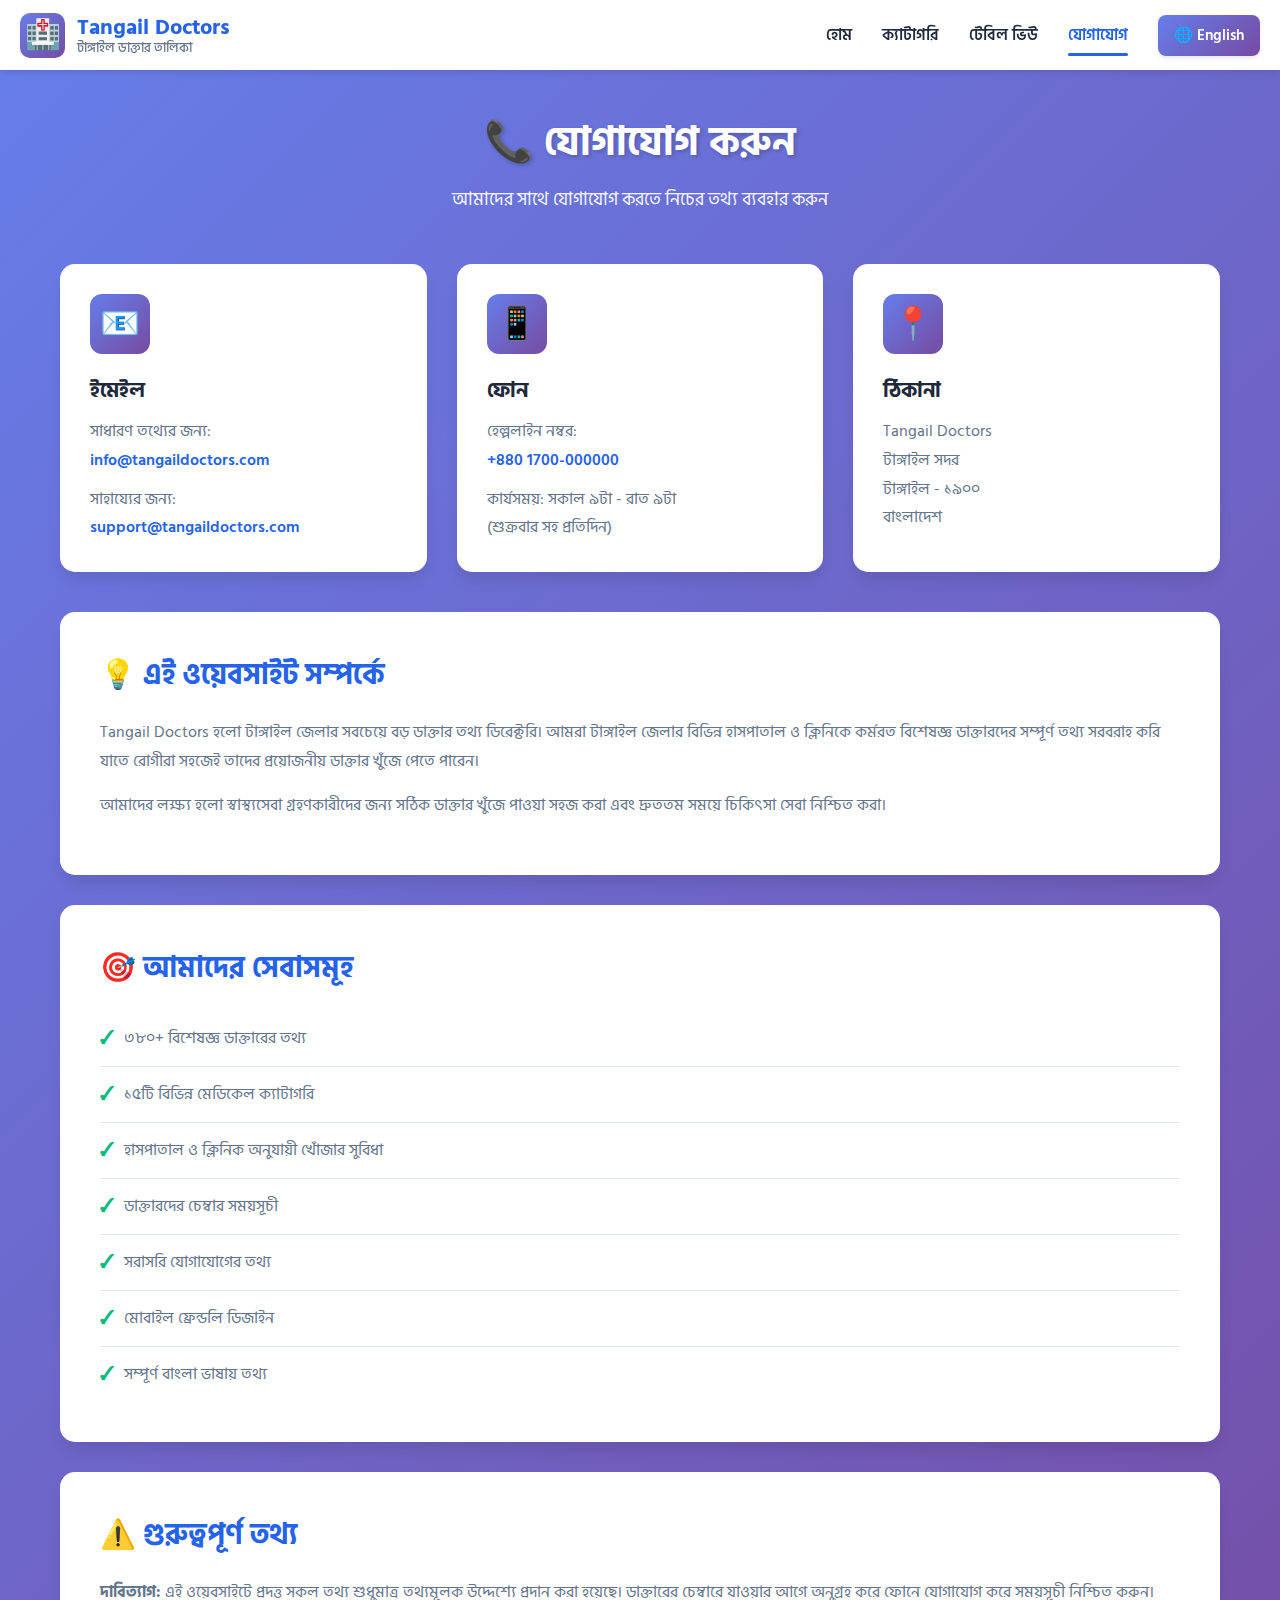
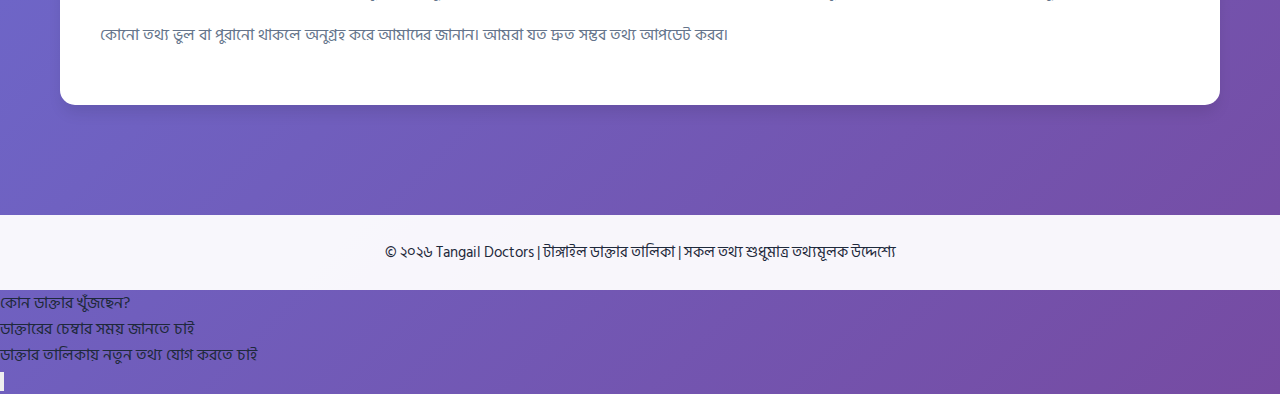
<file: contact.html>
<!DOCTYPE html>
<html lang="bn">
<head>
    <meta charset="UTF-8">
    <meta name="viewport" content="width=device-width, initial-scale=1.0">
    <title>যোগাযোগ - Tangail Doctors</title>
    <link rel="preconnect" href="https://fonts.googleapis.com">
    <link rel="preconnect" href="https://fonts.gstatic.com" crossorigin>
    <link href="https://fonts.googleapis.com/css2?family=Hind+Siliguri:wght@300;400;500;600;700&display=swap" rel="stylesheet">
    <style>
        * {
            margin: 0;
            padding: 0;
            box-sizing: border-box;
        }

        body {
            font-family: 'Hind Siliguri', sans-serif;
            background: linear-gradient(135deg, #667eea 0%, #764ba2 100%);
            min-height: 100vh;
            color: #1e293b;
        }

        /* Navigation Header */
        .navbar {
            background: white;
            box-shadow: 0 4px 6px -1px rgba(0, 0, 0, 0.1);
            position: sticky;
            top: 0;
            z-index: 1000;
        }

        .nav-container {
            max-width: 1600px;
            margin: 0 auto;
            padding: 0 20px;
            display: flex;
            justify-content: space-between;
            align-items: center;
            height: 70px;
        }

        .logo {
            display: flex;
            align-items: center;
            gap: 12px;
            text-decoration: none;
            color: #2563eb;
            font-size: 1.5rem;
            font-weight: 700;
        }

        .logo-icon {
            width: 45px;
            height: 45px;
            background: linear-gradient(135deg, #667eea, #764ba2);
            border-radius: 10px;
            display: flex;
            align-items: center;
            justify-content: center;
            font-size: 1.8rem;
        }

        .logo-text {
            display: flex;
            flex-direction: column;
            line-height: 1.2;
        }

        .logo-main {
            font-size: 1.4rem;
            font-weight: 700;
            color: #2563eb;
        }

        .logo-sub {
            font-size: 0.8rem;
            color: #64748b;
            font-weight: 500;
        }

        .nav-menu {
            display: flex;
            gap: 30px;
            list-style: none;
            align-items: center;
        }

        .nav-link {
            text-decoration: none;
            color: #1e293b;
            font-weight: 600;
            font-size: 1rem;
            transition: color 0.3s ease;
            position: relative;
        }

        .nav-link:hover {
            color: #2563eb;
        }

        .nav-link.active {
            color: #2563eb;
        }

        .nav-link.active::after {
            content: '';
            position: absolute;
            bottom: -8px;
            left: 0;
            right: 0;
            height: 3px;
            background: #2563eb;
            border-radius: 2px;
        }

        .menu-toggle {
            display: none;
            flex-direction: column;
            gap: 5px;
            cursor: pointer;
            padding: 5px;
        }

        .menu-toggle span {
            width: 25px;
            height: 3px;
            background: #2563eb;
            border-radius: 2px;
            transition: all 0.3s ease;
        }

        .language-btn {
            background: linear-gradient(135deg, #667eea, #764ba2);
            color: white;
            border: none;
            padding: 8px 16px;
            border-radius: 8px;
            font-size: 0.95rem;
            font-weight: 600;
            font-family: 'Hind Siliguri', sans-serif;
            cursor: pointer;
            transition: all 0.3s ease;
            box-shadow: 0 2px 4px rgba(0, 0, 0, 0.1);
            display: flex;
            align-items: center;
            gap: 6px;
        }

        .language-btn:hover {
            transform: translateY(-2px);
            box-shadow: 0 4px 8px rgba(0, 0, 0, 0.15);
            background: linear-gradient(135deg, #5568d3, #6a3f8f);
        }

        .language-btn:active {
            transform: translateY(0);
            box-shadow: 0 2px 4px rgba(0, 0, 0, 0.1);
        }

        /* Main Content */
        .container {
            max-width: 1200px;
            margin: 0 auto;
            padding: 40px 20px;
        }

        .page-header {
            text-align: center;
            margin-bottom: 50px;
            color: white;
        }

        .page-header h1 {
            font-size: 2.5rem;
            font-weight: 700;
            margin-bottom: 10px;
            text-shadow: 2px 2px 4px rgba(0, 0, 0, 0.2);
        }

        .page-header p {
            font-size: 1.1rem;
            opacity: 0.95;
        }

        .contact-grid {
            display: grid;
            grid-template-columns: repeat(auto-fit, minmax(300px, 1fr));
            gap: 30px;
            margin-bottom: 40px;
        }

        .contact-card {
            background: white;
            border-radius: 15px;
            padding: 30px;
            box-shadow: 0 10px 15px -3px rgba(0, 0, 0, 0.1);
            transition: all 0.3s ease;
        }

        .contact-card:hover {
            transform: translateY(-5px);
            box-shadow: 0 20px 25px -5px rgba(0, 0, 0, 0.15);
        }

        .contact-icon {
            width: 60px;
            height: 60px;
            background: linear-gradient(135deg, #667eea, #764ba2);
            border-radius: 12px;
            display: flex;
            align-items: center;
            justify-content: center;
            font-size: 2rem;
            margin-bottom: 20px;
        }

        .contact-title {
            font-size: 1.3rem;
            font-weight: 700;
            color: #1e293b;
            margin-bottom: 10px;
        }

        .contact-info {
            color: #64748b;
            font-size: 1rem;
            line-height: 1.8;
        }

        .contact-info a {
            color: #2563eb;
            text-decoration: none;
            font-weight: 600;
        }

        .contact-info a:hover {
            text-decoration: underline;
        }

        .info-section {
            background: white;
            border-radius: 15px;
            padding: 40px;
            box-shadow: 0 10px 15px -3px rgba(0, 0, 0, 0.1);
            margin-bottom: 30px;
        }

        .info-section h2 {
            font-size: 1.8rem;
            color: #2563eb;
            margin-bottom: 20px;
        }

        .info-section p {
            color: #64748b;
            line-height: 1.8;
            font-size: 1rem;
            margin-bottom: 15px;
        }

        .info-list {
            list-style: none;
            padding: 0;
        }

        .info-list li {
            padding: 12px 0;
            border-bottom: 1px solid #e2e8f0;
            color: #64748b;
            display: flex;
            align-items: center;
            gap: 10px;
        }

        .info-list li:last-child {
            border-bottom: none;
        }

        .info-list li::before {
            content: '✓';
            color: #10b981;
            font-weight: 700;
            font-size: 1.2rem;
        }

        footer {
            background: rgba(255, 255, 255, 0.95);
            color: #1e293b;
            text-align: center;
            padding: 25px 20px;
            margin-top: 40px;
        }

        footer p {
            font-size: 0.95rem;
        }

        /* Responsive */
        @media (max-width: 768px) {
            .menu-toggle {
                display: flex;
            }

            .nav-menu {
                position: absolute;
                top: 70px;
                left: 0;
                right: 0;
                background: white;
                flex-direction: column;
                gap: 0;
                padding: 20px;
                box-shadow: 0 4px 6px -1px rgba(0, 0, 0, 0.1);
                display: none;
            }

            .nav-menu.active {
                display: flex;
            }

            .nav-link {
                padding: 15px 0;
                width: 100%;
                text-align: center;
                border-bottom: 1px solid #e2e8f0;
            }

            .nav-link:last-child {
                border-bottom: none;
            }

            .nav-link.active::after {
                display: none;
            }

            .page-header h1 {
                font-size: 1.8rem;
            }

            .contact-grid {
                grid-template-columns: 1fr;
            }

            .info-section {
                padding: 25px;
            }
        }

        @media (max-width: 480px) {
            .logo-main {
                font-size: 1.1rem;
            }

            .logo-sub {
                font-size: 0.7rem;
            }

            .logo-icon {
                width: 38px;
                height: 38px;
                font-size: 1.5rem;
            }

            .page-header h1 {
                font-size: 1.5rem;
            }

            .language-btn {
                width: 100%;
                justify-content: center;
                margin-top: 10px;
            }
        }
    </style>
</head>
<body>
    <!-- Navigation -->
    <nav class="navbar">
        <div class="nav-container">
            <a href="index.html" class="logo">
                <div class="logo-icon">🏥</div>
                <div class="logo-text">
                    <span class="logo-main">Tangail Doctors</span>
                    <span class="logo-sub">টাঙ্গাইল ডাক্তার তালিকা</span>
                </div>
            </a>
            <div class="menu-toggle" onclick="toggleMenu()">
                <span></span>
                <span></span>
                <span></span>
            </div>
            <ul class="nav-menu" id="navMenu">
                <li><a href="index.html" class="nav-link">হোম</a></li>
                <li><a href="category-page.html" class="nav-link">ক্যাটাগরি</a></li>
                <li><a href="table.html" class="nav-link">টেবিল ভিউ</a></li>
                <li><a href="contact.html" class="nav-link active">যোগাযোগ</a></li>
                <li><button id="languageBtn" class="language-btn">🌐 English</button></li>
            </ul>
        </div>
    </nav>

    <!-- Main Content -->
    <div class="container">
        <div class="page-header">
            <h1>📞 যোগাযোগ করুন</h1>
            <p>আমাদের সাথে যোগাযোগ করতে নিচের তথ্য ব্যবহার করুন</p>
        </div>

        <div class="contact-grid">
            <div class="contact-card">
                <div class="contact-icon">📧</div>
                <h3 class="contact-title">ইমেইল</h3>
                <div class="contact-info">
                    <p>সাধারণ তথ্যের জন্য:</p>
                    <a href="mailto:info@tangaildoctors.com">info@tangaildoctors.com</a>
                    <p style="margin-top: 10px;">সাহায্যের জন্য:</p>
                    <a href="mailto:support@tangaildoctors.com">support@tangaildoctors.com</a>
                </div>
            </div>

            <div class="contact-card">
                <div class="contact-icon">📱</div>
                <h3 class="contact-title">ফোন</h3>
                <div class="contact-info">
                    <p>হেল্পলাইন নম্বর:</p>
                    <a href="tel:+8801700000000">+880 1700-000000</a>
                    <p style="margin-top: 10px;">কার্যসময়: সকাল ৯টা - রাত ৯টা</p>
                    <p>(শুক্রবার সহ প্রতিদিন)</p>
                </div>
            </div>

            <div class="contact-card">
                <div class="contact-icon">📍</div>
                <h3 class="contact-title">ঠিকানা</h3>
                <div class="contact-info">
                    <p>Tangail Doctors</p>
                    <p>টাঙ্গাইল সদর</p>
                    <p>টাঙ্গাইল - ১৯০০</p>
                    <p>বাংলাদেশ</p>
                </div>
            </div>
        </div>

        <div class="info-section">
            <h2>💡 এই ওয়েবসাইট সম্পর্কে</h2>
            <p>
                Tangail Doctors হলো টাঙ্গাইল জেলার সবচেয়ে বড় ডাক্তার তথ্য ডিরেক্টরি। 
                আমরা টাঙ্গাইল জেলার বিভিন্ন হাসপাতাল ও ক্লিনিকে কর্মরত বিশেষজ্ঞ ডাক্তারদের 
                সম্পূর্ণ তথ্য সরবরাহ করি যাতে রোগীরা সহজেই তাদের প্রয়োজনীয় ডাক্তার খুঁজে পেতে পারেন।
            </p>
            <p>
                আমাদের লক্ষ্য হলো স্বাস্থ্যসেবা গ্রহণকারীদের জন্য সঠিক ডাক্তার খুঁজে পাওয়া সহজ করা 
                এবং দ্রুততম সময়ে চিকিৎসা সেবা নিশ্চিত করা।
            </p>
        </div>

        <div class="info-section">
            <h2>🎯 আমাদের সেবাসমূহ</h2>
            <ul class="info-list">
                <li>৩৮০+ বিশেষজ্ঞ ডাক্তারের তথ্য</li>
                <li>১৫টি বিভিন্ন মেডিকেল ক্যাটাগরি</li>
                <li>হাসপাতাল ও ক্লিনিক অনুযায়ী খোঁজার সুবিধা</li>
                <li>ডাক্তারদের চেম্বার সময়সূচী</li>
                <li>সরাসরি যোগাযোগের তথ্য</li>
                <li>মোবাইল ফ্রেন্ডলি ডিজাইন</li>
                <li>সম্পূর্ণ বাংলা ভাষায় তথ্য</li>
            </ul>
        </div>

        <div class="info-section">
            <h2>⚠️ গুরুত্বপূর্ণ তথ্য</h2>
            <p>
                <strong>দাবিত্যাগ:</strong> এই ওয়েবসাইটে প্রদত্ত সকল তথ্য শুধুমাত্র তথ্যমূলক উদ্দেশ্যে প্রদান করা হয়েছে। 
                ডাক্তারের চেম্বারে যাওয়ার আগে অনুগ্রহ করে ফোনে যোগাযোগ করে সময়সূচী নিশ্চিত করুন।
            </p>
            <p>
                কোনো তথ্য ভুল বা পুরানো থাকলে অনুগ্রহ করে আমাদের জানান। আমরা যত দ্রুত সম্ভব তথ্য আপডেট করব।
            </p>
        </div>
    </div>

    <footer>
        <p>&copy; ২০২৬ Tangail Doctors | টাঙ্গাইল ডাক্তার তালিকা | সকল তথ্য শুধুমাত্র তথ্যমূলক উদ্দেশ্যে</p>
    </footer>

    <script>
        // Language support
        let currentLanguage = localStorage.getItem('language') || 'bn';

        // UI Text translations for contact page
        const uiText = {
            bn: {
                pageTitle: 'যোগাযোগ - Tangail Doctors',
                navHome: 'হোম',
                navCategory: 'ক্যাটাগরি',
                navTable: 'টেবিল ভিউ',
                navContact: 'যোগাযোগ',
                pageHeading: '📞 যোগাযোগ করুন',
                pageSubtitle: 'আমাদের সাথে যোগাযোগ করতে নিচের তথ্য ব্যবহার করুন',
                emailTitle: 'ইমেইল',
                emailGeneral: 'সাধারণ তথ্যের জন্য:',
                emailSupport: 'সাহায্যের জন্য:',
                phoneTitle: 'ফোন',
                phoneHelpline: 'হেল্পলাইন নম্বর:',
                phoneHours: 'কার্যসময়: সকাল ৯টা - রাত ৯টা',
                phoneDaily: '(শুক্রবার সহ প্রতিদিন)',
                addressTitle: 'ঠিকানা',
                addressLine1: 'Tangail Doctors',
                addressLine2: 'টাঙ্গাইল সদর',
                addressLine3: 'টাঙ্গাইল - ১৯০০',
                addressLine4: 'বাংলাদেশ',
                aboutHeading: '💡 এই ওয়েবসাইট সম্পর্কে',
                aboutText1: 'Tangail Doctors হলো টাঙ্গাইল জেলার সবচেয়ে বড় ডাক্তার তথ্য ডিরেক্টরি। আমরা টাঙ্গাইল জেলার বিভিন্ন হাসপাতাল ও ক্লিনিকে কর্মরত বিশেষজ্ঞ ডাক্তারদের সম্পূর্ণ তথ্য সরবরাহ করি যাতে রোগীরা সহজেই তাদের প্রয়োজনীয় ডাক্তার খুঁজে পেতে পারেন।',
                aboutText2: 'আমাদের লক্ষ্য হলো স্বাস্থ্যসেবা গ্রহণকারীদের জন্য সঠিক ডাক্তার খুঁজে পাওয়া সহজ করা এবং দ্রুততম সময়ে চিকিৎসা সেবা নিশ্চিত করা।',
                servicesHeading: '🎯 আমাদের সেবাসমূহ',
                service1: '৩৮০+ বিশেষজ্ঞ ডাক্তারের তথ্য',
                service2: '১৫টি বিভিন্ন মেডিকেল ক্যাটাগরি',
                service3: 'হাসপাতাল ও ক্লিনিক অনুযায়ী খোঁজার সুবিধা',
                service4: 'ডাক্তারদের চেম্বার সময়সূচী',
                service5: 'সরাসরি যোগাযোগের তথ্য',
                service6: 'মোবাইল ফ্রেন্ডলি ডিজাইন',
                service7: 'সম্পূর্ণ বাংলা ভাষায় তথ্য',
                importantHeading: '⚠️ গুরুত্বপূর্ণ তথ্য',
                importantText1: '<strong>দাবিত্যাগ:</strong> এই ওয়েবসাইটে প্রদত্ত সকল তথ্য শুধুমাত্র তথ্যমূলক উদ্দেশ্যে প্রদান করা হয়েছে। ডাক্তারের চেম্বারে যাওয়ার আগে অনুগ্রহ করে ফোনে যোগাযোগ করে সময়সূচী নিশ্চিত করুন।',
                importantText2: 'কোনো তথ্য ভুল বা পুরানো থাকলে অনুগ্রহ করে আমাদের জানান। আমরা যত দ্রুত সম্ভব তথ্য আপডেট করব।',
                footerText: '&copy; ২০২৬ Tangail Doctors | টাঙ্গাইল ডাক্তার তালিকা | সকল তথ্য শুধুমাত্র তথ্যমূলক উদ্দেশ্যে',
                whatsappOption1: 'কোন ডাক্তার খুঁজছেন?',
                whatsappOption2: 'ডাক্তারের চেম্বার সময় জানতে চাই',
                whatsappOption3: 'ডাক্তার তালিকায় নতুন তথ্য যোগ করতে চাই',
                whatsappTitle: 'WhatsApp এ যোগাযোগ করুন'
            },
            en: {
                pageTitle: 'Contact - Tangail Doctors',
                navHome: 'Home',
                navCategory: 'Categories',
                navTable: 'Table View',
                navContact: 'Contact',
                pageHeading: '📞 Contact Us',
                pageSubtitle: 'Use the information below to get in touch with us',
                emailTitle: 'Email',
                emailGeneral: 'For general information:',
                emailSupport: 'For support:',
                phoneTitle: 'Phone',
                phoneHelpline: 'Helpline Number:',
                phoneHours: 'Working hours: 9 AM - 9 PM',
                phoneDaily: '(Daily including Friday)',
                addressTitle: 'Address',
                addressLine1: 'Tangail Doctors',
                addressLine2: 'Tangail Sadar',
                addressLine3: 'Tangail - 1900',
                addressLine4: 'Bangladesh',
                aboutHeading: '💡 About This Website',
                aboutText1: 'Tangail Doctors is the largest doctor information directory in Tangail district. We provide complete information about specialist doctors working in various hospitals and clinics in Tangail district so that patients can easily find the doctors they need.',
                aboutText2: 'Our goal is to make it easier for healthcare seekers to find the right doctor and ensure the fastest medical service.',
                servicesHeading: '🎯 Our Services',
                service1: '380+ specialist doctor information',
                service2: '15 different medical categories',
                service3: 'Search by hospital and clinic',
                service4: 'Doctor chamber schedules',
                service5: 'Direct contact information',
                service6: 'Mobile friendly design',
                service7: 'Complete information in Bengali',
                importantHeading: '⚠️ Important Information',
                importantText1: '<strong>Disclaimer:</strong> All information provided on this website is for informational purposes only. Please confirm the schedule by phone before visiting the doctor\'s chamber.',
                importantText2: 'If any information is incorrect or outdated, please let us know. We will update the information as soon as possible.',
                footerText: '&copy; 2026 Tangail Doctors | For Informational Purposes Only',
                whatsappOption1: 'Looking for a doctor?',
                whatsappOption2: 'Want to know doctor\'s chamber time',
                whatsappOption3: 'Want to add new information to the doctor list',
                whatsappTitle: 'Contact us on WhatsApp'
            }
        };

        // Toggle language function
        function toggleLanguage() {
            currentLanguage = currentLanguage === 'bn' ? 'en' : 'bn';
            localStorage.setItem('language', currentLanguage);
            document.documentElement.lang = currentLanguage;
            updateUIText();
        }

        // Update all UI text based on current language
        function updateUIText() {
            const texts = uiText[currentLanguage];
            
            // Update page title
            document.title = texts.pageTitle;
            
            // Update language button
            const langBtn = document.getElementById('languageBtn');
            if (langBtn) {
                langBtn.innerHTML = currentLanguage === 'bn' ? '🌐 English' : '🌐 বাংলা';
            }
            
            // Update navigation
            const navLinks = document.querySelectorAll('.nav-link');
            if (navLinks[0]) navLinks[0].textContent = texts.navHome;
            if (navLinks[1]) navLinks[1].textContent = texts.navCategory;
            if (navLinks[2]) navLinks[2].textContent = texts.navTable;
            if (navLinks[3]) navLinks[3].textContent = texts.navContact;
            
            // Update page header
            const pageHeading = document.querySelector('.page-header h1');
            const pageSubtitle = document.querySelector('.page-header p');
            if (pageHeading) pageHeading.textContent = texts.pageHeading;
            if (pageSubtitle) pageSubtitle.textContent = texts.pageSubtitle;
            
            // Update contact cards
            const contactTitles = document.querySelectorAll('.contact-title');
            if (contactTitles[0]) contactTitles[0].textContent = texts.emailTitle;
            if (contactTitles[1]) contactTitles[1].textContent = texts.phoneTitle;
            if (contactTitles[2]) contactTitles[2].textContent = texts.addressTitle;
            
            // Update email card
            const emailCard = document.querySelectorAll('.contact-card')[0];
            if (emailCard) {
                const emailPs = emailCard.querySelectorAll('p');
                if (emailPs[0]) emailPs[0].textContent = texts.emailGeneral;
                if (emailPs[1]) emailPs[1].textContent = texts.emailSupport;
            }
            
            // Update phone card
            const phoneCard = document.querySelectorAll('.contact-card')[1];
            if (phoneCard) {
                const phonePs = phoneCard.querySelectorAll('p');
                if (phonePs[0]) phonePs[0].textContent = texts.phoneHelpline;
                if (phonePs[1]) phonePs[1].textContent = texts.phoneHours;
                if (phonePs[2]) phonePs[2].textContent = texts.phoneDaily;
            }
            
            // Update address card
            const addressCard = document.querySelectorAll('.contact-card')[2];
            if (addressCard) {
                const addressPs = addressCard.querySelectorAll('p');
                if (addressPs[0]) addressPs[0].textContent = texts.addressLine1;
                if (addressPs[1]) addressPs[1].textContent = texts.addressLine2;
                if (addressPs[2]) addressPs[2].textContent = texts.addressLine3;
                if (addressPs[3]) addressPs[3].textContent = texts.addressLine4;
            }
            
            // Update info sections
            const infoSections = document.querySelectorAll('.info-section');
            
            // About section
            if (infoSections[0]) {
                const aboutH2 = infoSections[0].querySelector('h2');
                const aboutPs = infoSections[0].querySelectorAll('p');
                if (aboutH2) aboutH2.textContent = texts.aboutHeading;
                if (aboutPs[0]) aboutPs[0].textContent = texts.aboutText1;
                if (aboutPs[1]) aboutPs[1].textContent = texts.aboutText2;
            }
            
            // Services section
            if (infoSections[1]) {
                const servicesH2 = infoSections[1].querySelector('h2');
                const serviceLis = infoSections[1].querySelectorAll('.info-list li');
                if (servicesH2) servicesH2.textContent = texts.servicesHeading;
                if (serviceLis[0]) serviceLis[0].textContent = texts.service1;
                if (serviceLis[1]) serviceLis[1].textContent = texts.service2;
                if (serviceLis[2]) serviceLis[2].textContent = texts.service3;
                if (serviceLis[3]) serviceLis[3].textContent = texts.service4;
                if (serviceLis[4]) serviceLis[4].textContent = texts.service5;
                if (serviceLis[5]) serviceLis[5].textContent = texts.service6;
                if (serviceLis[6]) serviceLis[6].textContent = texts.service7;
            }
            
            // Important section
            if (infoSections[2]) {
                const importantH2 = infoSections[2].querySelector('h2');
                const importantPs = infoSections[2].querySelectorAll('p');
                if (importantH2) importantH2.textContent = texts.importantHeading;
                if (importantPs[0]) importantPs[0].innerHTML = texts.importantText1;
                if (importantPs[1]) importantPs[1].textContent = texts.importantText2;
            }
            
            // Update footer
            const footer = document.querySelector('footer p');
            if (footer) footer.innerHTML = texts.footerText;
            
            // Update WhatsApp options
            const whatsappOptions = document.querySelectorAll('.whatsapp-menu-item span');
            if (whatsappOptions[0]) whatsappOptions[0].textContent = texts.whatsappOption1;
            if (whatsappOptions[1]) whatsappOptions[1].textContent = texts.whatsappOption2;
            if (whatsappOptions[2]) whatsappOptions[2].textContent = texts.whatsappOption3;
            
            const whatsappBtn = document.querySelector('.whatsapp-button');
            if (whatsappBtn) whatsappBtn.title = texts.whatsappTitle;
        }

        // Initialize on page load
        document.addEventListener('DOMContentLoaded', () => {
            // Set initial language
            document.documentElement.lang = currentLanguage;
            updateUIText();
            
            // Language button event listener
            const langBtn = document.getElementById('languageBtn');
            if (langBtn) {
                langBtn.addEventListener('click', toggleLanguage);
            }
        });

        function toggleMenu() {
            const navMenu = document.getElementById('navMenu');
            navMenu.classList.toggle('active');
        }

        // Close menu when clicking outside
        document.addEventListener('click', function(event) {
            const navMenu = document.getElementById('navMenu');
            const menuToggle = document.querySelector('.menu-toggle');
            const navbar = document.querySelector('.navbar');
            
            if (!navbar.contains(event.target)) {
                navMenu.classList.remove('active');
            }
        });

        // WhatsApp button functionality
        function toggleWhatsAppMenu() {
            const menu = document.getElementById('whatsappMenu');
            menu.style.display = menu.style.display === 'block' ? 'none' : 'block';
        }

        function sendWhatsApp(message) {
            const phoneNumber = '8801700000000'; // Replace with actual WhatsApp number
            const url = `https://wa.me/${phoneNumber}?text=${encodeURIComponent(message)}`;
            window.open(url, '_blank');
            document.getElementById('whatsappMenu').style.display = 'none';
        }

        // Close WhatsApp menu when clicking outside
        document.addEventListener('click', function(event) {
            const whatsappFloat = document.querySelector('.whatsapp-float');
            const whatsappMenu = document.getElementById('whatsappMenu');
            if (whatsappFloat && !whatsappFloat.contains(event.target)) {
                whatsappMenu.style.display = 'none';
            }
        });
    </script>

    <!-- Floating WhatsApp Button -->
    <div class="whatsapp-float">
        <div id="whatsappMenu" class="whatsapp-menu">
            <div class="whatsapp-menu-item" onclick="sendWhatsApp('কোন ডাক্তার খুঁজছেন?')">
                <span>কোন ডাক্তার খুঁজছেন?</span>
            </div>
            <div class="whatsapp-menu-item" onclick="sendWhatsApp('ডাক্তারের চেম্বার সময় জানতে চাই')">
                <span>ডাক্তারের চেম্বার সময় জানতে চাই</span>
            </div>
            <div class="whatsapp-menu-item" onclick="sendWhatsApp('ডাক্তার তালিকায় নতুন তথ্য যোগ করতে চাই')">
                <span>ডাক্তার তালিকায় নতুন তথ্য যোগ করতে চাই</span>
            </div>
        </div>
        <button class="whatsapp-button" onclick="toggleWhatsAppMenu()" title="WhatsApp এ যোগাযোগ করুন">
            <svg viewBox="0 0 32 32" xmlns="http://www.w3.org/2000/svg">
                <path fill="white" d="M16 0c-8.837 0-16 7.163-16 16 0 2.825 0.737 5.607 2.137 8.048l-2.137 7.952 7.933-2.127c2.42 1.37 5.173 2.127 8.067 2.127 8.837 0 16-7.163 16-16s-7.163-16-16-16zM16 29.467c-2.482 0-4.908-0.646-7.07-1.87l-0.507-0.292-4.713 1.262 1.262-4.669-0.292-0.508c-1.207-2.100-1.847-4.507-1.847-6.957 0-7.51 6.11-13.62 13.62-13.62s13.62 6.11 13.62 13.62-6.11 13.62-13.62 13.62zM21.305 19.26c-0.346-0.174-2.049-1.007-2.366-1.123-0.316-0.117-0.547-0.174-0.776 0.174s-0.893 1.123-1.094 1.347c-0.201 0.231-0.401 0.26-0.747 0.087s-1.456-0.537-2.772-1.711c-1.024-0.913-1.716-2.042-1.918-2.388s-0.022-0.536 0.152-0.71c0.156-0.155 0.346-0.401 0.518-0.603 0.174-0.201 0.231-0.346 0.346-0.574 0.117-0.231 0.058-0.431-0.028-0.603s-0.776-1.87-1.063-2.565c-0.28-0.672-0.56-0.58-0.776-0.591-0.201-0.010-0.431-0.012-0.661-0.012s-0.603 0.087-0.918 0.431c-0.316 0.346-1.206 1.179-1.206 2.873s1.235 3.333 1.406 3.561c0.174 0.231 2.385 3.786 5.858 5.168 3.473 1.382 3.473 0.922 4.099 0.864 0.625-0.058 2.049-0.835 2.337-1.645 0.289-0.808 0.289-1.501 0.201-1.645-0.087-0.144-0.316-0.231-0.661-0.403z"/>
            </svg>
        </button>
    </div>
</body>
</html>
</file>
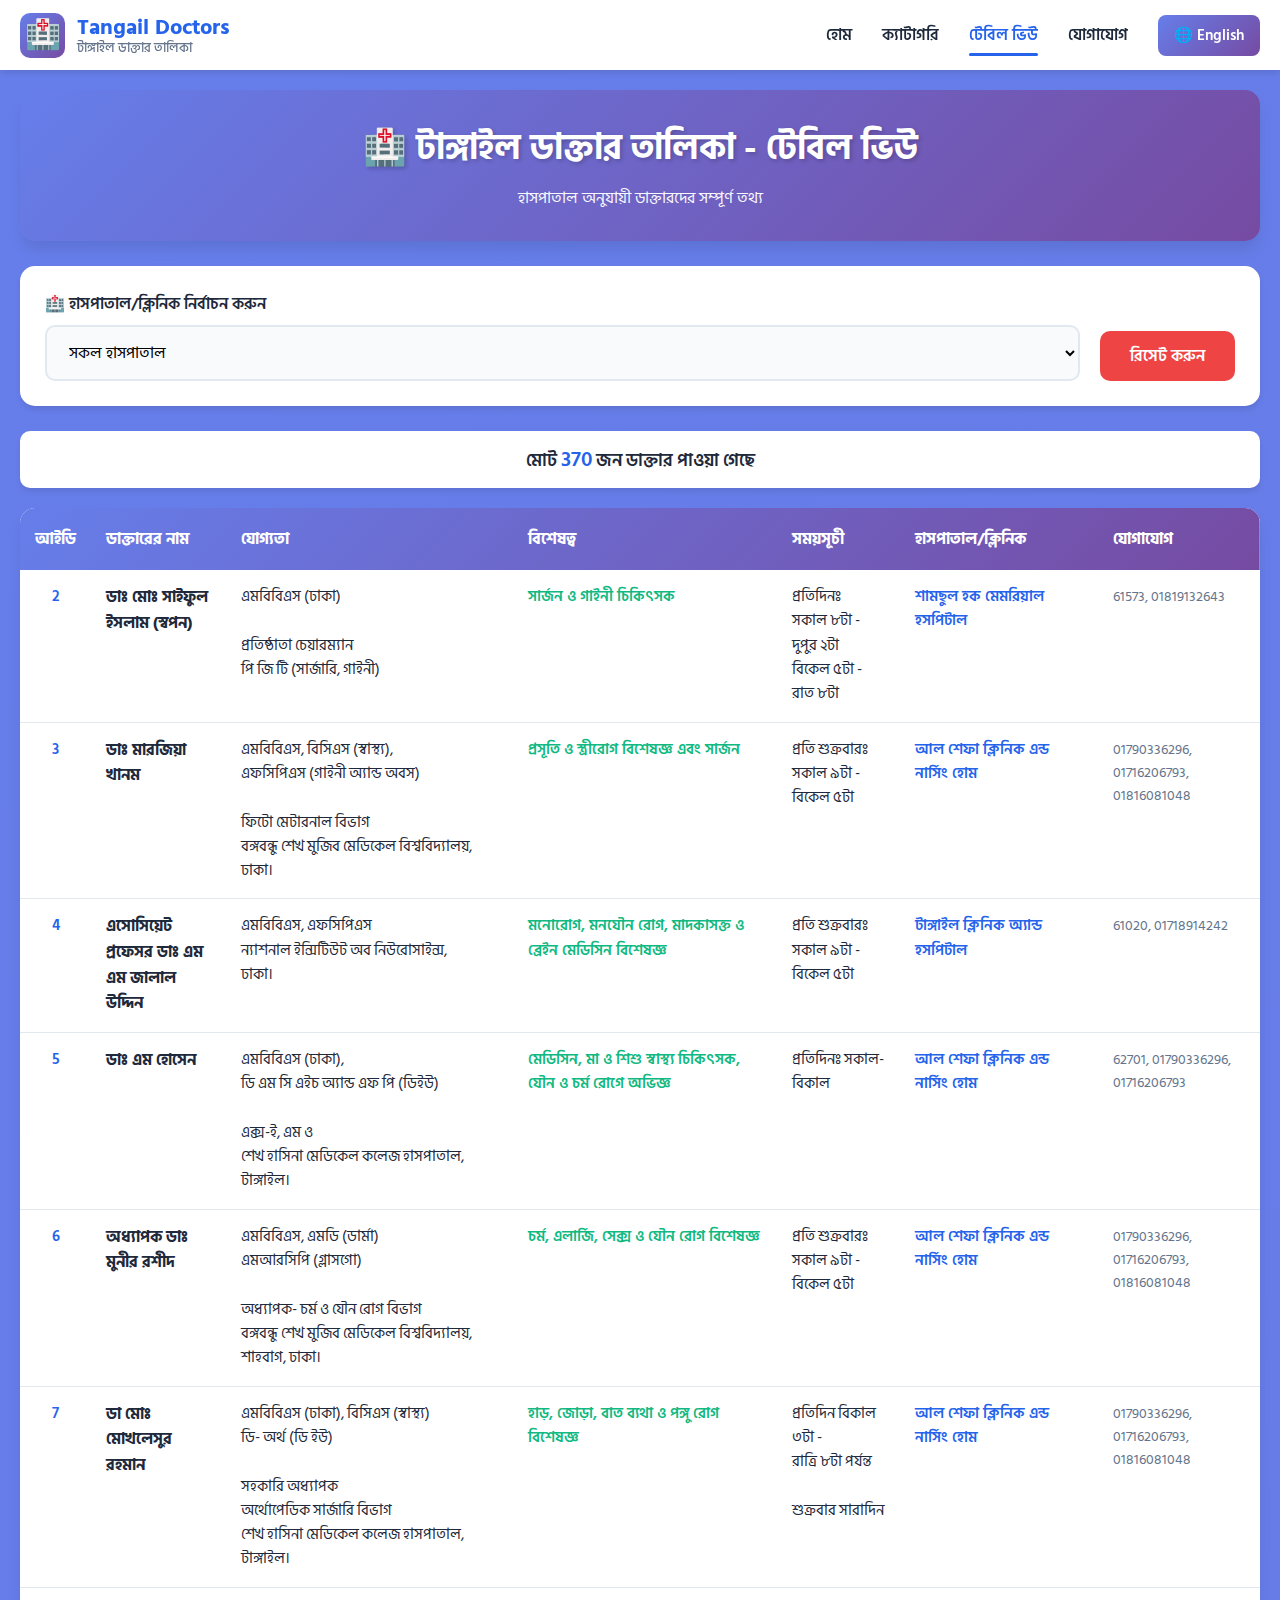
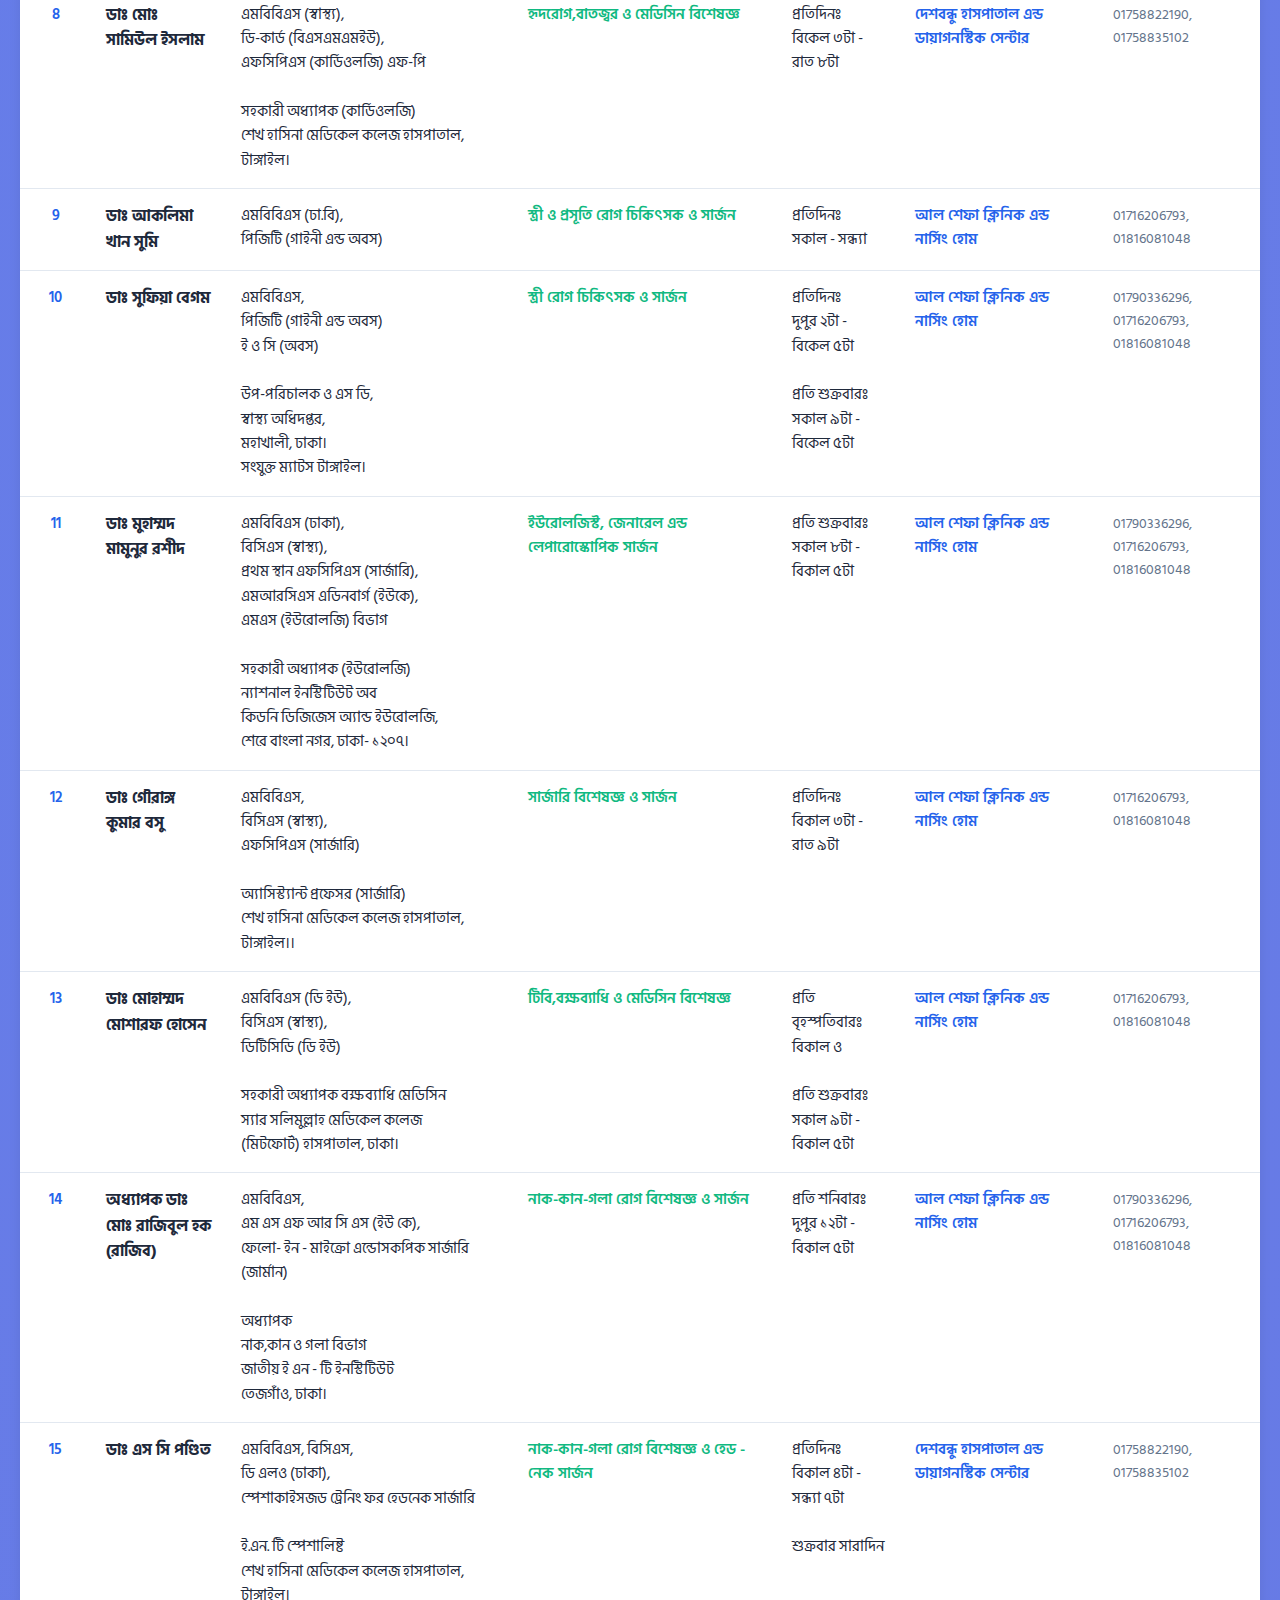
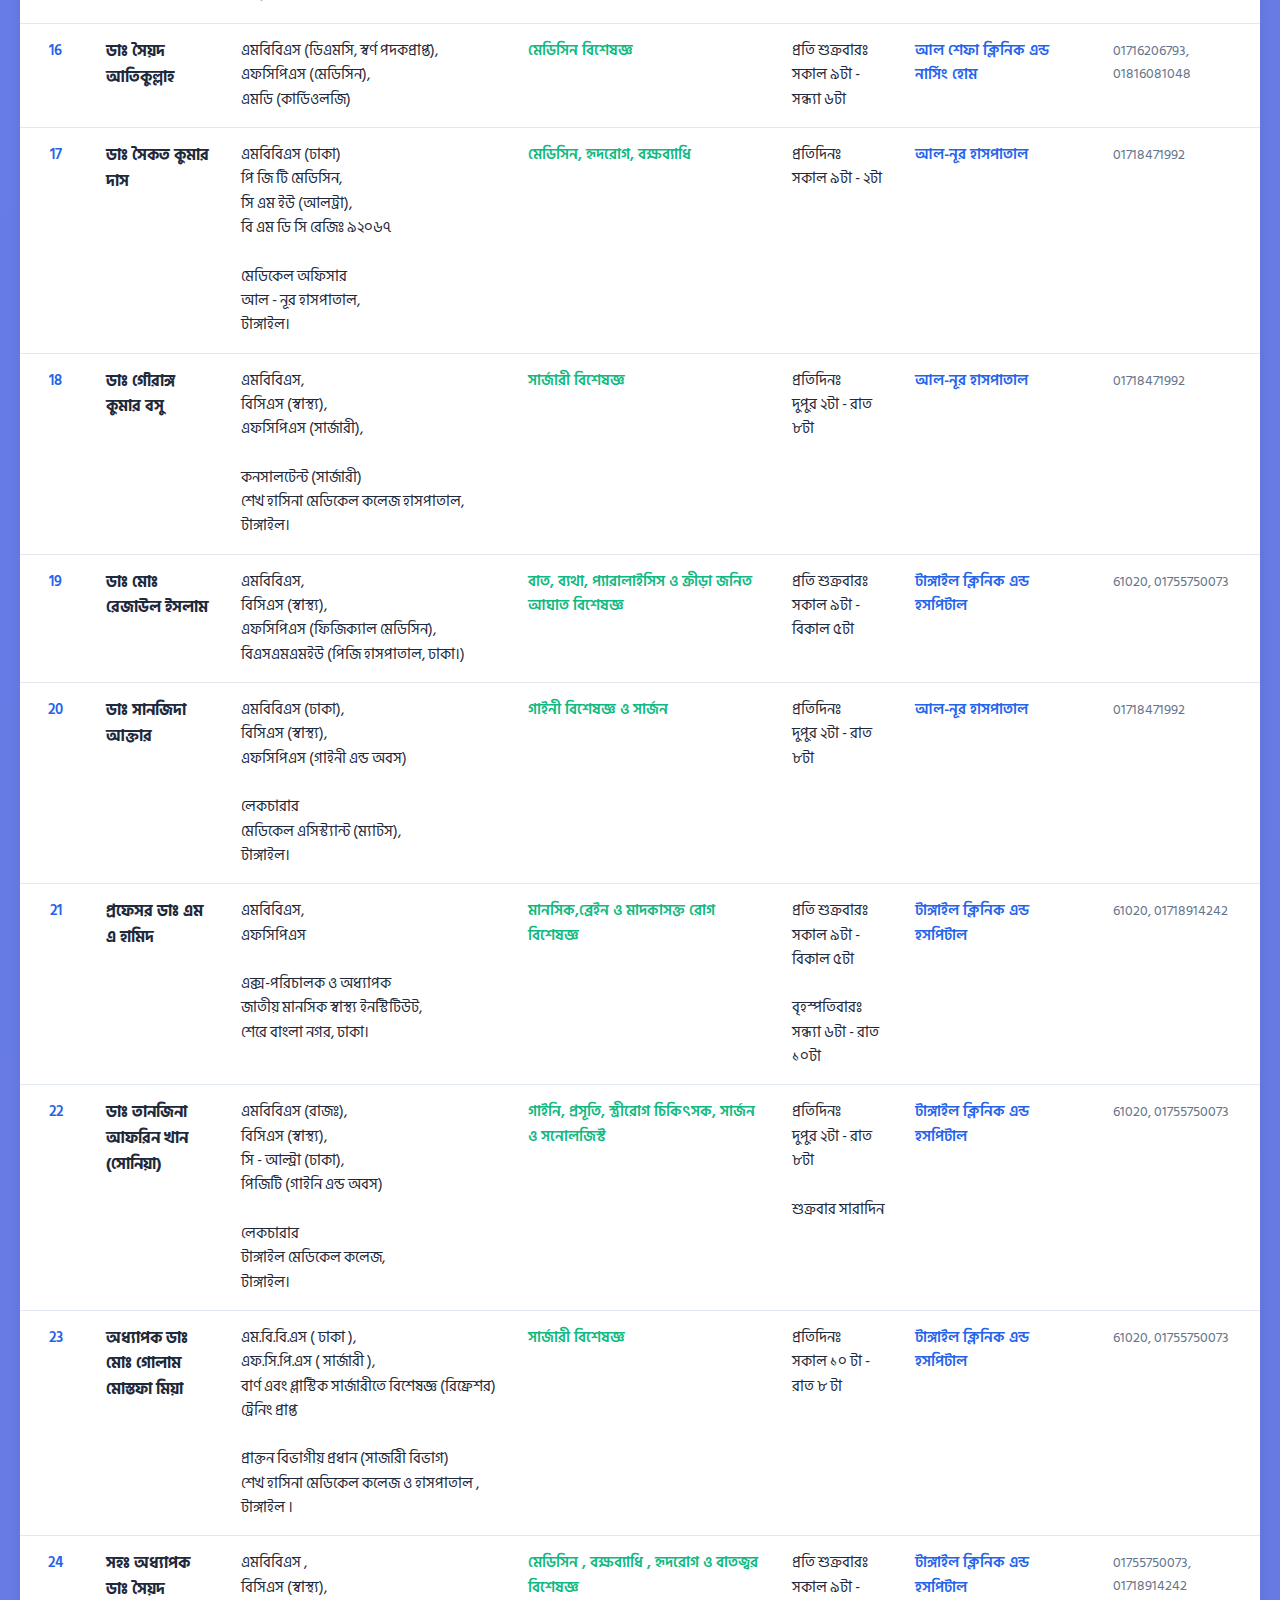
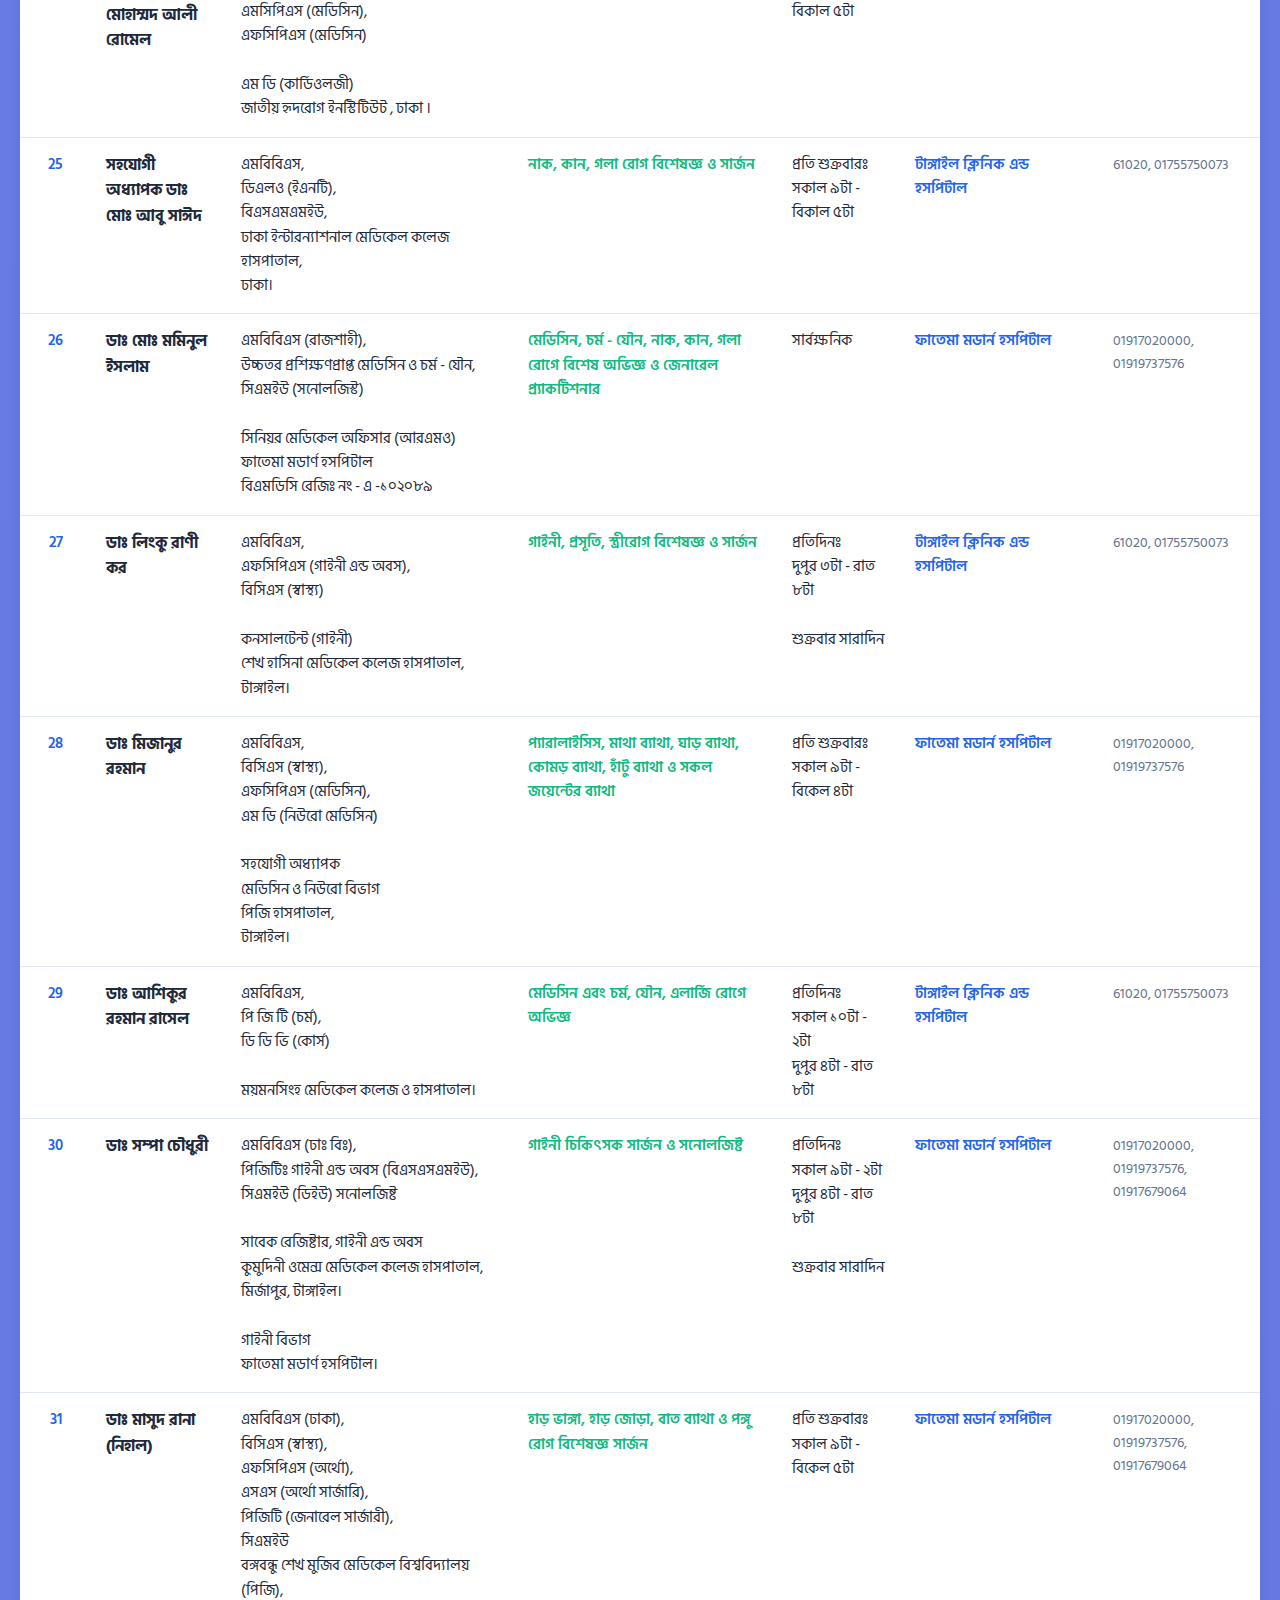
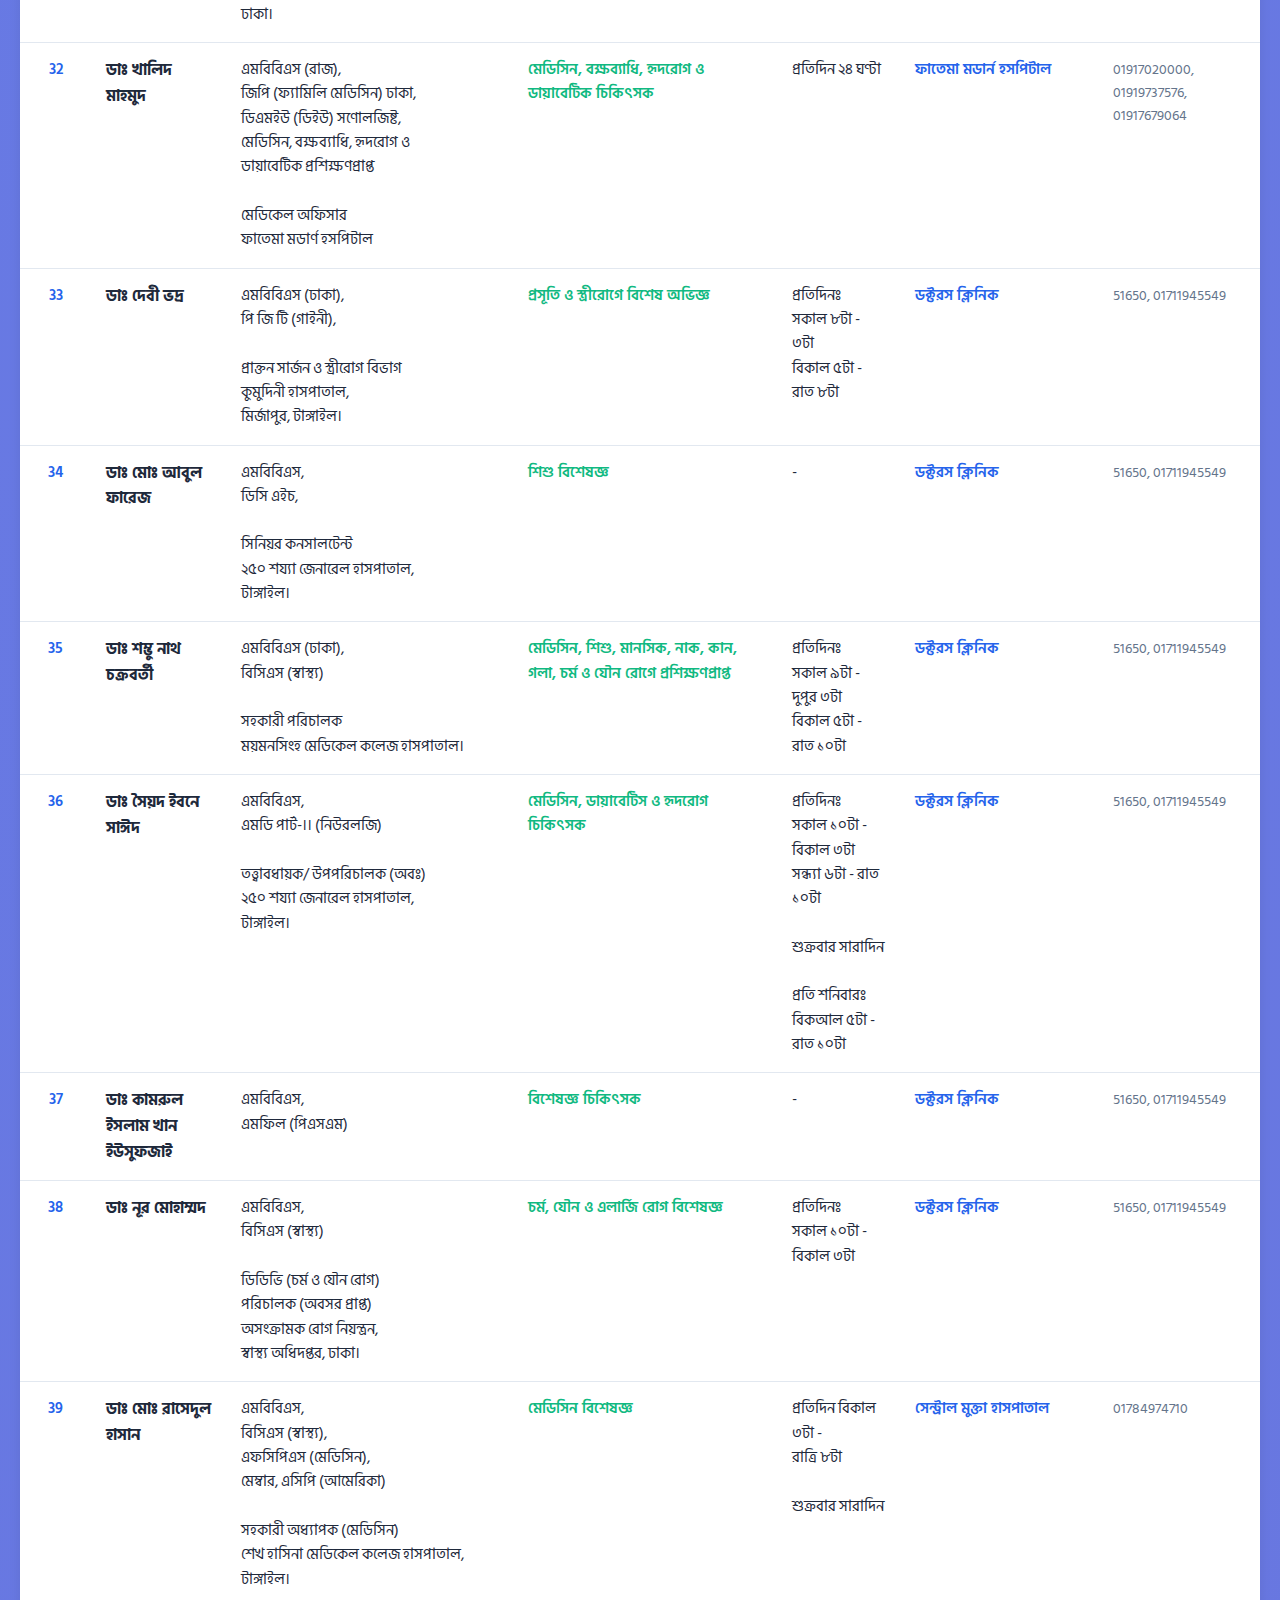
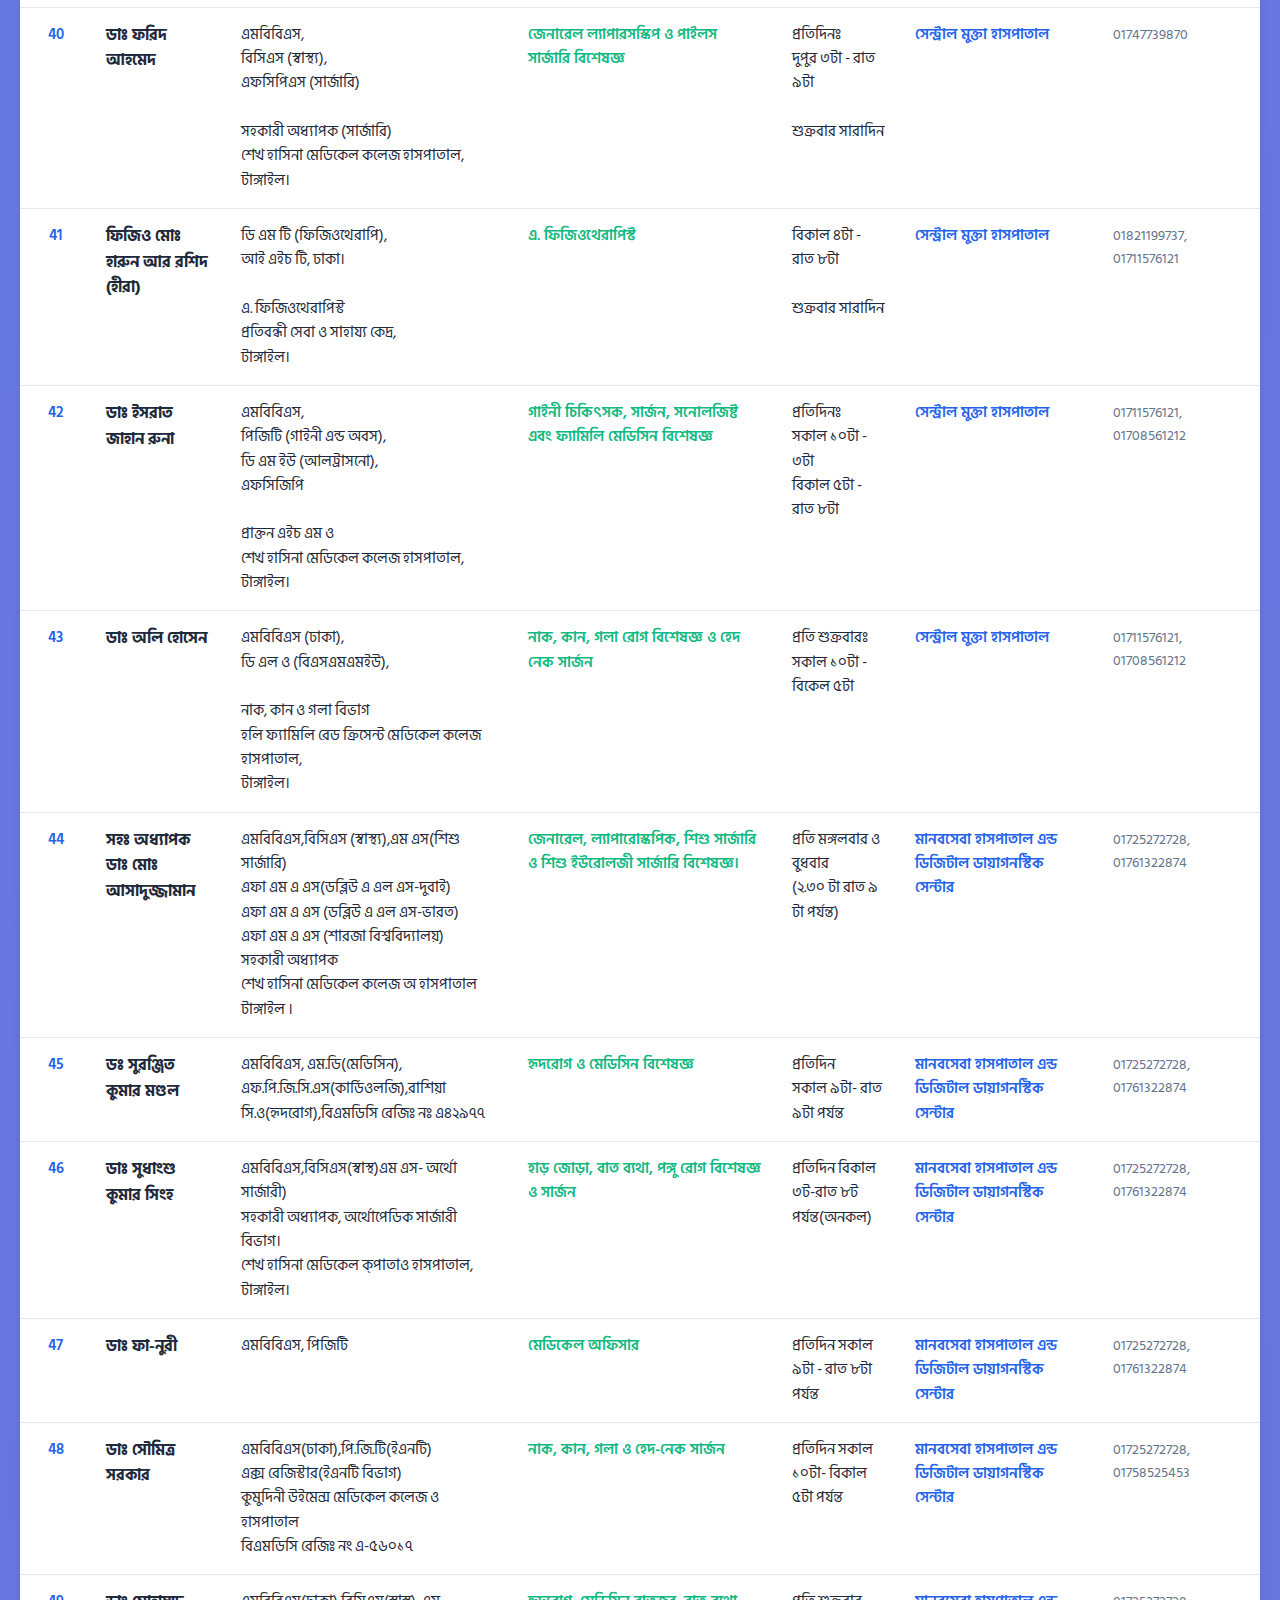
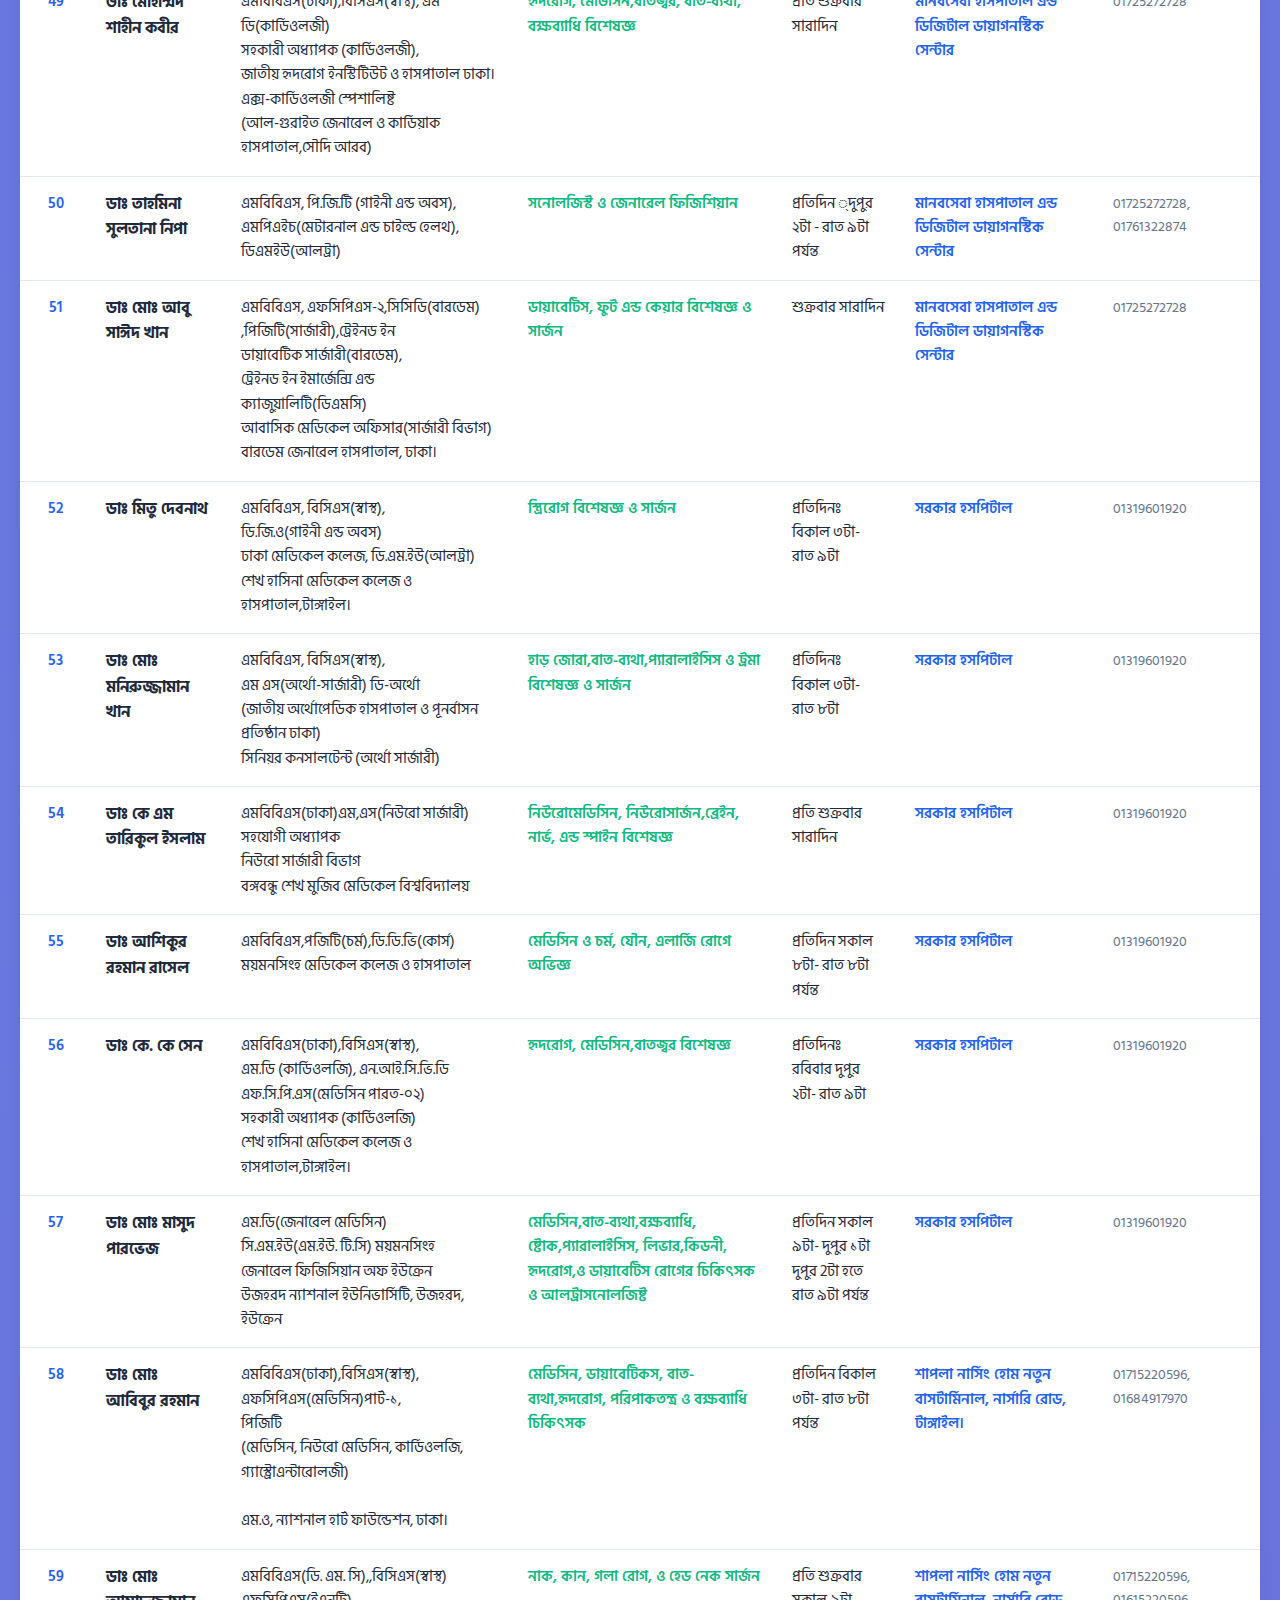
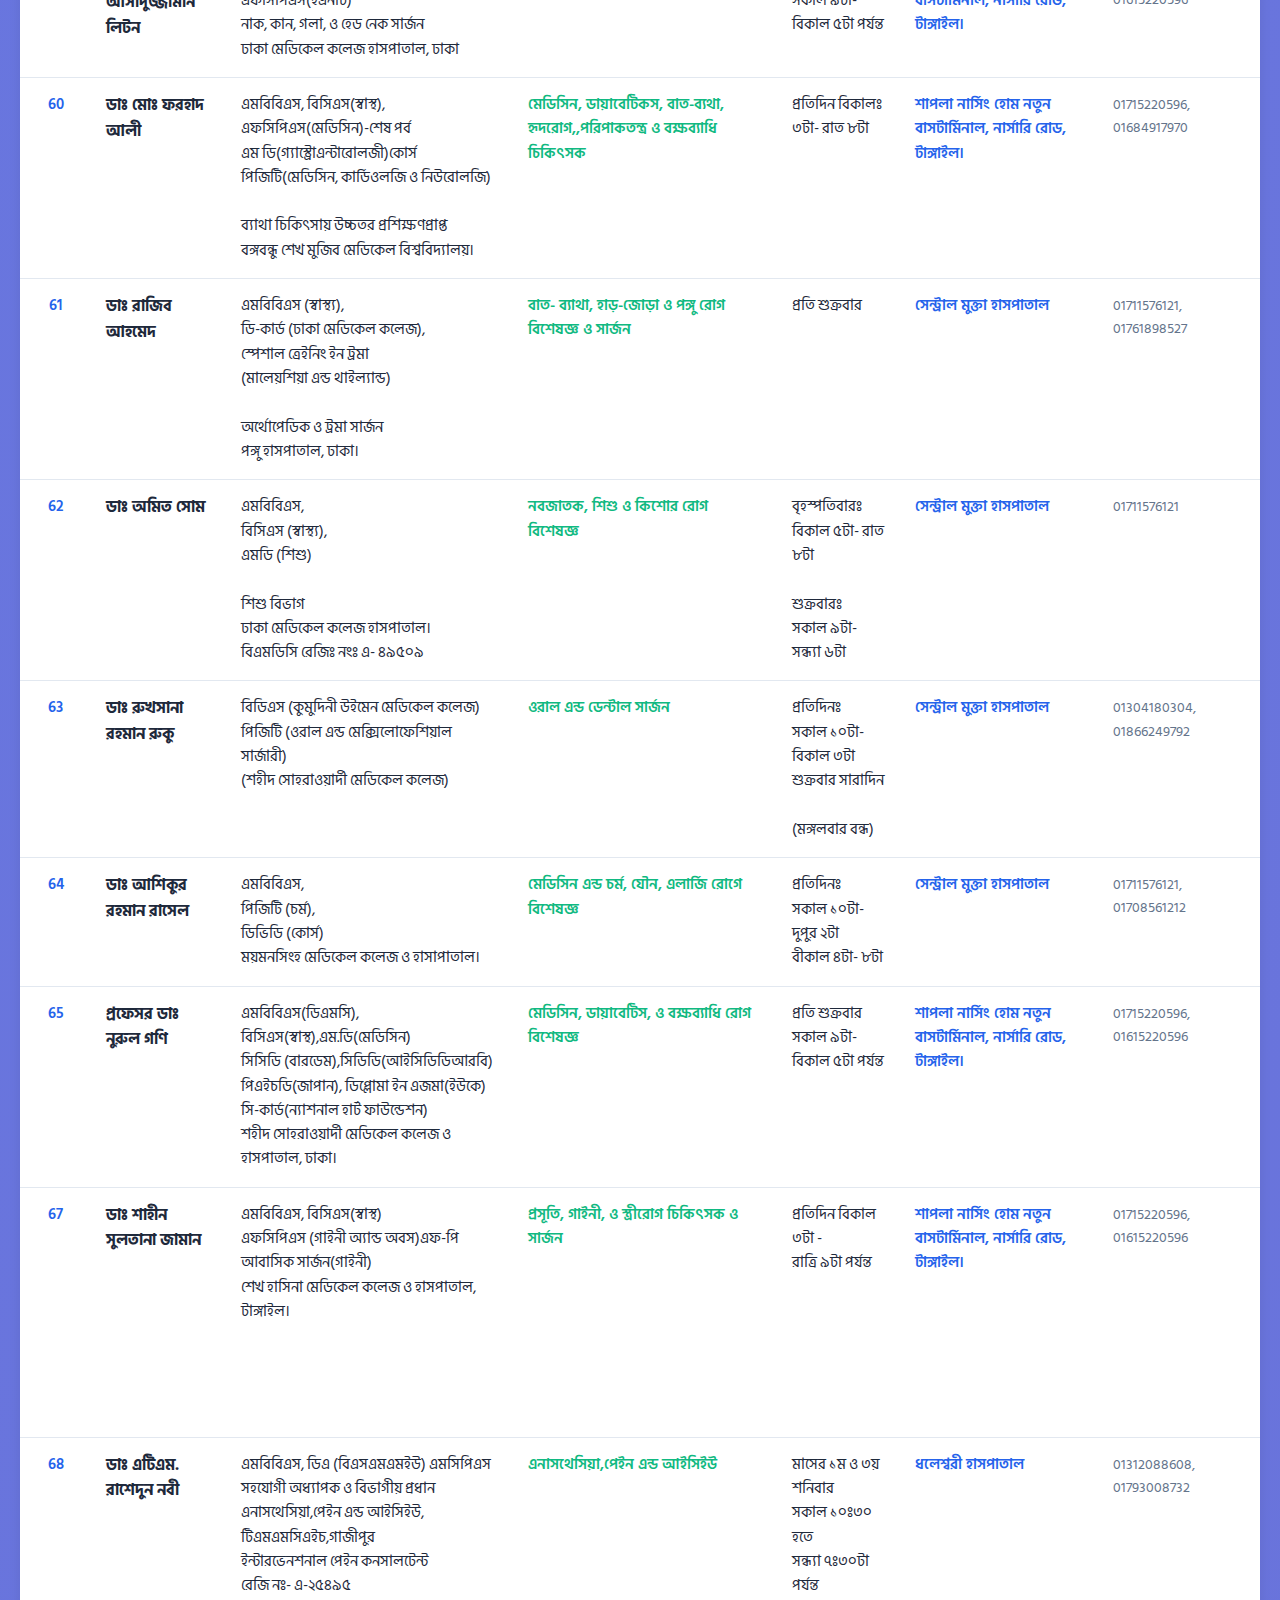
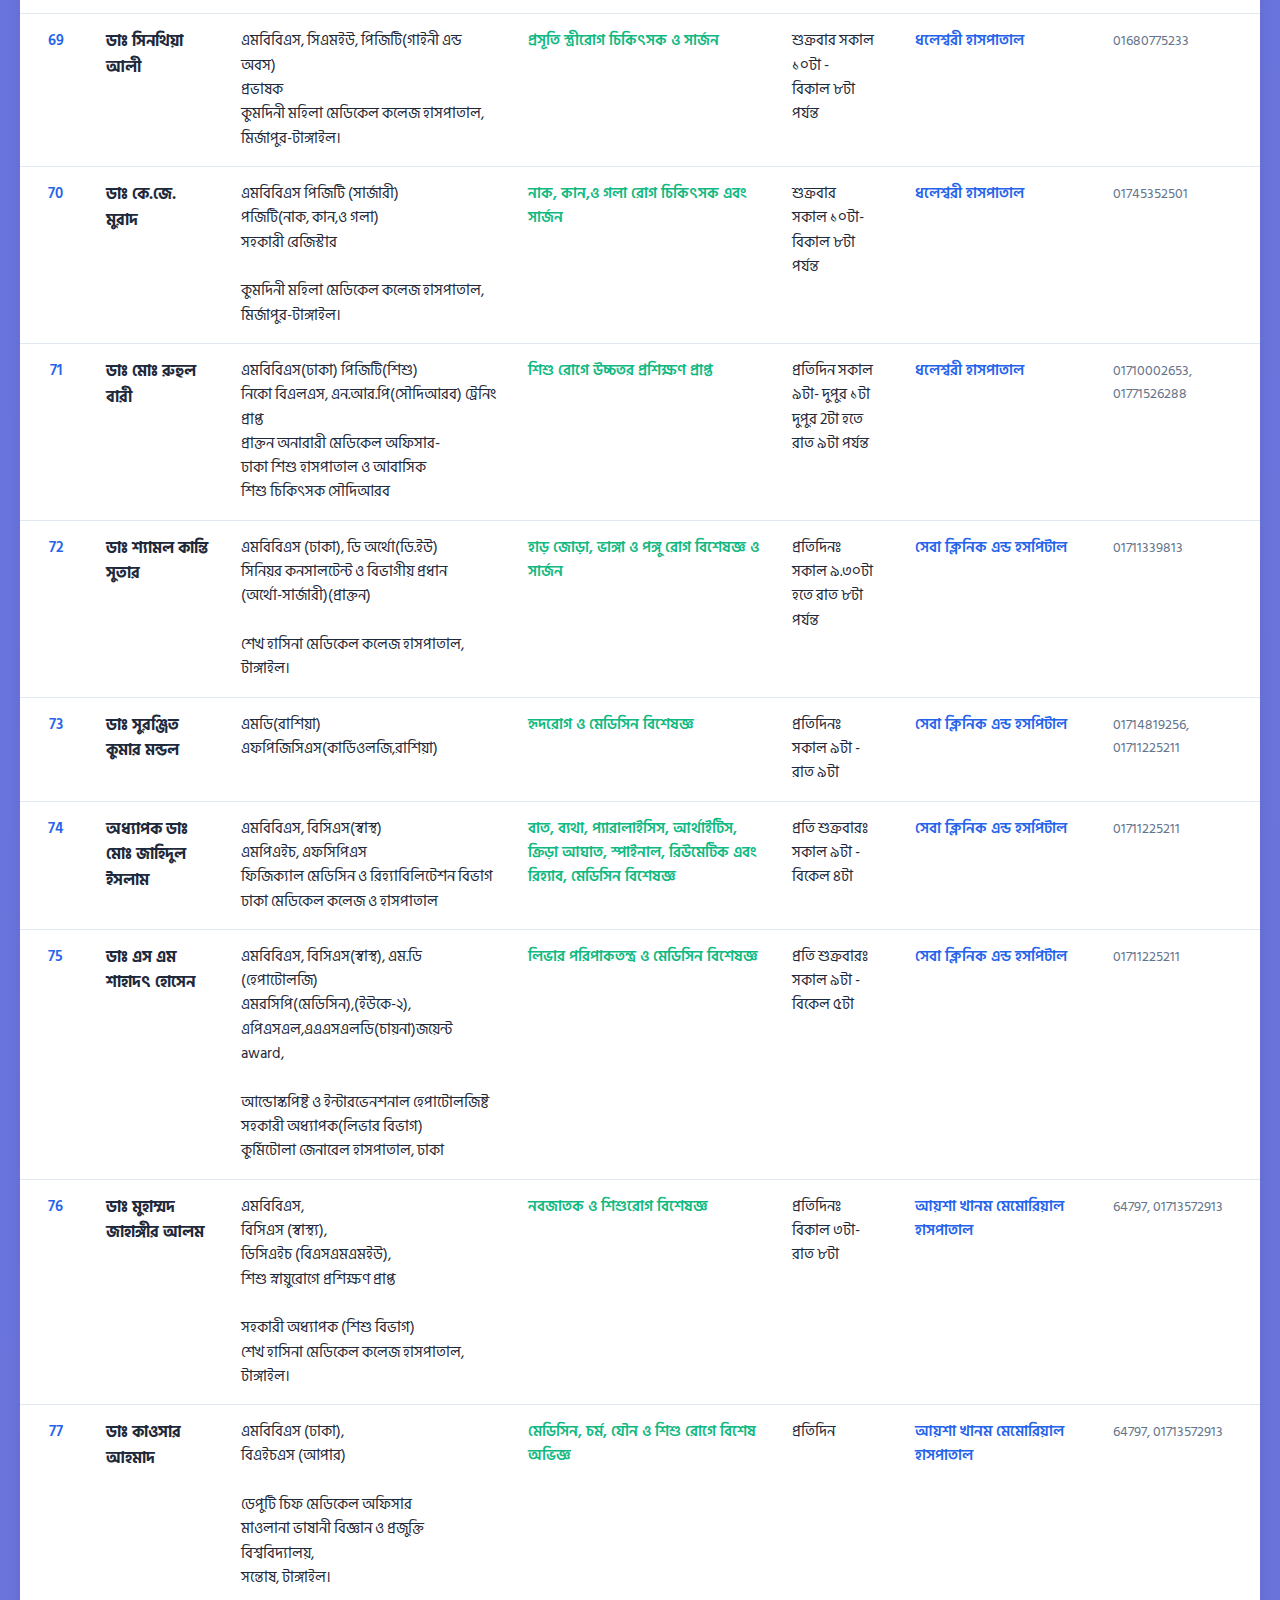
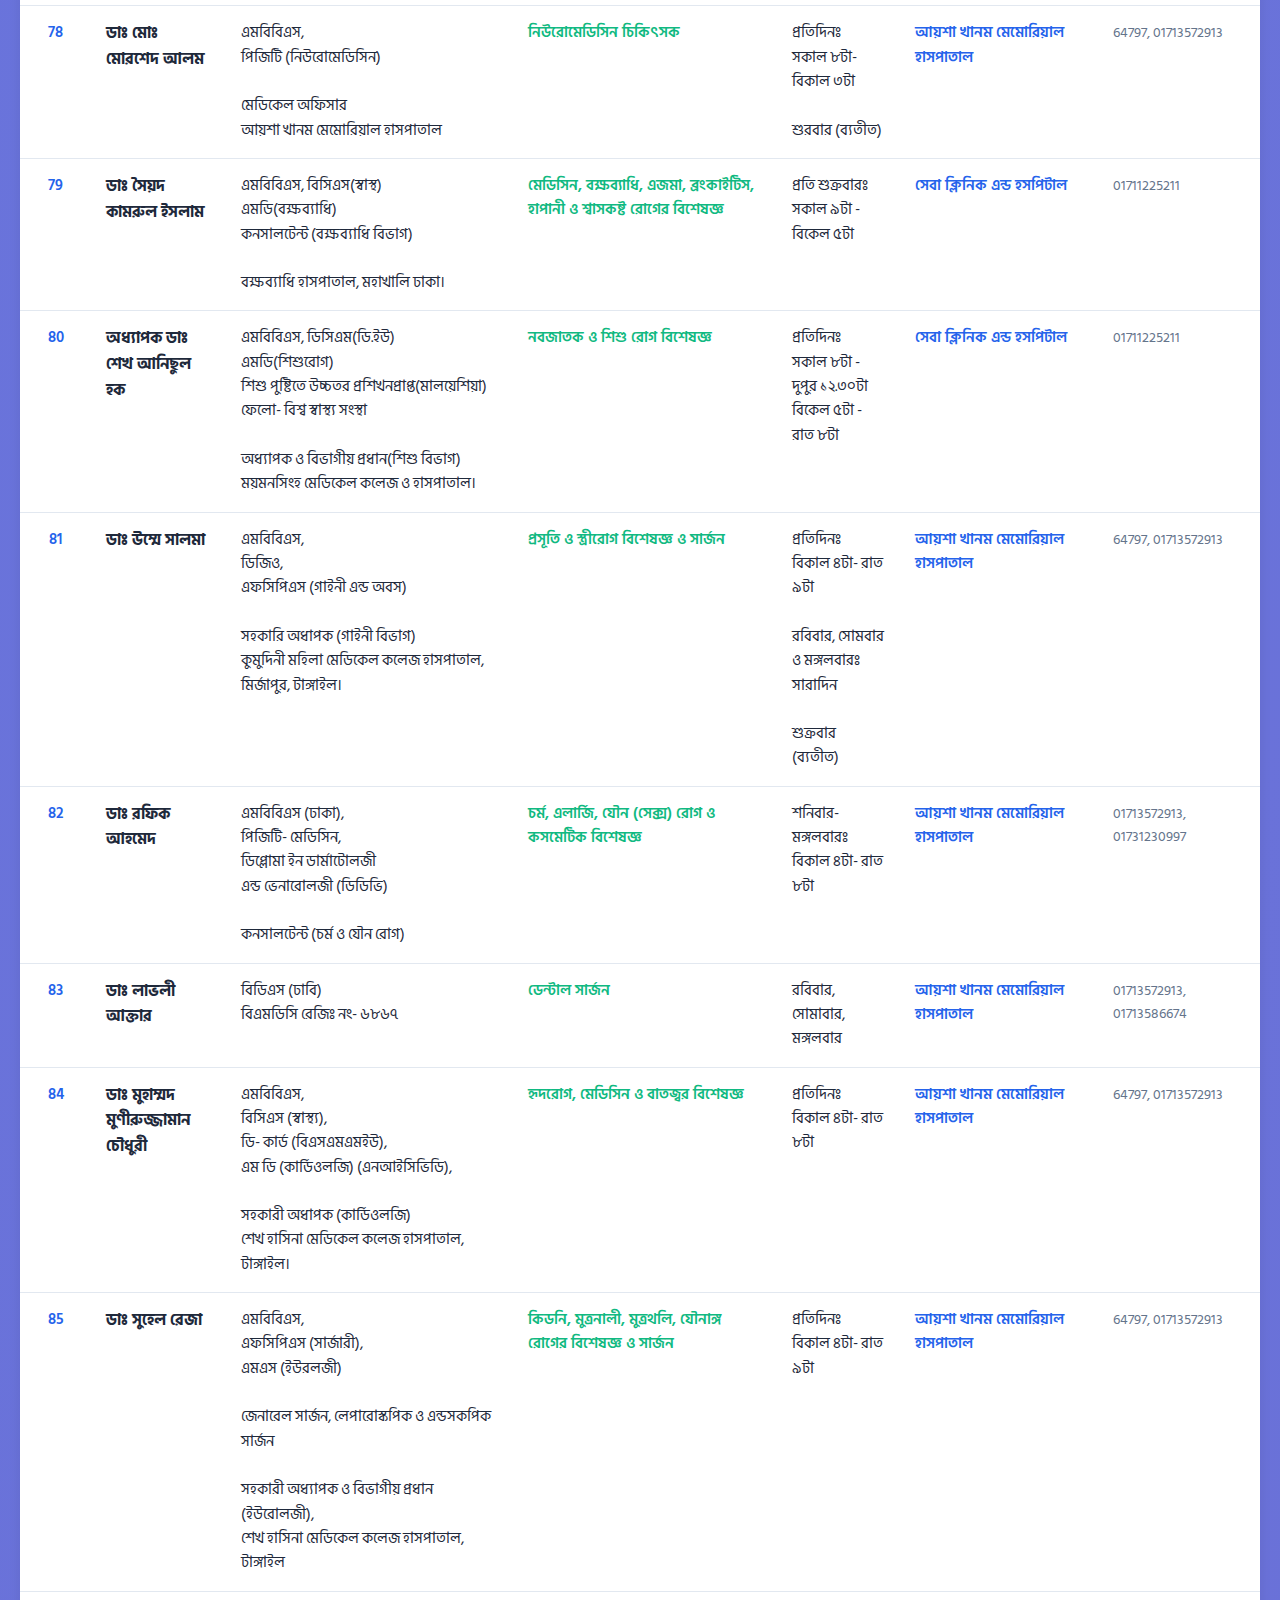
<file: table.html>
<!DOCTYPE html>
<html lang="bn">
<head>
    <meta charset="UTF-8">
    <meta name="viewport" content="width=device-width, initial-scale=1.0">
    <title>টেবিল ভিউ - Tangail Doctors</title>
    <link rel="preconnect" href="https://fonts.googleapis.com">
    <link rel="preconnect" href="https://fonts.gstatic.com" crossorigin>
    <link href="https://fonts.googleapis.com/css2?family=Hind+Siliguri:wght@300;400;500;600;700&display=swap" rel="stylesheet">
    <style>
        * {
            margin: 0;
            padding: 0;
            box-sizing: border-box;
        }

        :root {
            --primary-color: #2563eb;
            --primary-dark: #1e40af;
            --secondary-color: #10b981;
            --bg-color: #f8fafc;
            --card-bg: #ffffff;
            --text-primary: #1e293b;
            --text-secondary: #64748b;
            --border-color: #e2e8f0;
            --header-bg: #667eea;
            --row-hover: #f1f5f9;
        }

        body {
            font-family: 'Hind Siliguri', sans-serif;
            background: linear-gradient(135deg, #667eea 0%, #764ba2 100%);
            min-height: 100vh;
            color: var(--text-primary);
            padding: 0;
            margin: 0;
        }

        /* Navigation Header */
        .navbar {
            background: white;
            box-shadow: 0 4px 6px -1px rgba(0, 0, 0, 0.1);
            position: sticky;
            top: 0;
            z-index: 1000;
        }

        .nav-container {
            max-width: 1600px;
            margin: 0 auto;
            padding: 0 20px;
            display: flex;
            justify-content: space-between;
            align-items: center;
            height: 70px;
        }

        .logo {
            display: flex;
            align-items: center;
            gap: 12px;
            text-decoration: none;
        }

        .logo-icon {
            width: 45px;
            height: 45px;
            background: linear-gradient(135deg, #667eea, #764ba2);
            border-radius: 10px;
            display: flex;
            align-items: center;
            justify-content: center;
            font-size: 1.8rem;
        }

        .logo-text {
            display: flex;
            flex-direction: column;
            line-height: 1.2;
        }

        .logo-main {
            font-size: 1.4rem;
            font-weight: 700;
            color: #2563eb;
        }

        .logo-sub {
            font-size: 0.8rem;
            color: #64748b;
            font-weight: 500;
        }

        .nav-menu {
            display: flex;
            gap: 30px;
            list-style: none;
            align-items: center;
        }

        .nav-link {
            text-decoration: none;
            color: #1e293b;
            font-weight: 600;
            font-size: 1rem;
            transition: color 0.3s ease;
            position: relative;
        }

        .nav-link:hover {
            color: #2563eb;
        }

        .nav-link.active {
            color: #2563eb;
        }

        .nav-link.active::after {
            content: '';
            position: absolute;
            bottom: -8px;
            left: 0;
            right: 0;
            height: 3px;
            background: #2563eb;
            border-radius: 2px;
        }

        .menu-toggle {
            display: none;
            flex-direction: column;
            gap: 5px;
            cursor: pointer;
            padding: 5px;
        }

        .menu-toggle span {
            width: 25px;
            height: 3px;
            background: #2563eb;
            border-radius: 2px;
        }

        .language-btn {
            background: linear-gradient(135deg, #667eea, #764ba2);
            color: white;
            border: none;
            padding: 8px 16px;
            border-radius: 8px;
            font-family: 'Hind Siliguri', sans-serif;
            font-size: 0.95rem;
            font-weight: 600;
            cursor: pointer;
            transition: all 0.3s ease;
        }

        .language-btn:hover {
            transform: translateY(-2px);
            box-shadow: 0 4px 8px rgba(102, 126, 234, 0.3);
        }

        .container {
            max-width: 1600px;
            margin: 0 auto;
            padding: 20px;
        }

        header {
            background: linear-gradient(135deg, #667eea 0%, #764ba2 100%);
            color: white;
            padding: 30px;
            text-align: center;
            border-radius: 15px;
            margin-bottom: 25px;
            box-shadow: 0 10px 15px -3px rgba(0, 0, 0, 0.1);
        }

        h1 {
            font-size: 2.2rem;
            font-weight: 700;
            margin-bottom: 8px;
            text-shadow: 2px 2px 4px rgba(0, 0, 0, 0.2);
        }

        .subtitle {
            font-size: 1rem;
            opacity: 0.95;
        }

        .filter-section {
            background: white;
            padding: 25px;
            border-radius: 15px;
            margin-bottom: 25px;
            box-shadow: 0 4px 6px -1px rgba(0, 0, 0, 0.1);
            display: flex;
            gap: 20px;
            align-items: center;
            flex-wrap: wrap;
        }

        .filter-group {
            flex: 1;
            min-width: 250px;
        }

        .filter-group label {
            display: block;
            font-weight: 600;
            margin-bottom: 8px;
            color: var(--text-primary);
        }

        .filter-group select {
            width: 100%;
            padding: 12px 18px;
            font-size: 1rem;
            border: 2px solid var(--border-color);
            border-radius: 10px;
            font-family: 'Hind Siliguri', sans-serif;
            background: var(--bg-color);
            cursor: pointer;
            transition: all 0.3s ease;
        }

        .filter-group select:focus {
            outline: none;
            border-color: var(--primary-color);
            box-shadow: 0 0 0 3px rgba(37, 99, 235, 0.1);
        }

        .reset-btn {
            padding: 12px 30px;
            background: #ef4444;
            color: white;
            border: none;
            border-radius: 10px;
            font-family: 'Hind Siliguri', sans-serif;
            font-size: 1rem;
            font-weight: 600;
            cursor: pointer;
            transition: all 0.3s ease;
            align-self: flex-end;
        }

        .reset-btn:hover {
            background: #dc2626;
            transform: translateY(-2px);
        }

        .stats {
            background: white;
            padding: 12px 25px;
            border-radius: 10px;
            margin-bottom: 20px;
            text-align: center;
            box-shadow: 0 4px 6px -1px rgba(0, 0, 0, 0.1);
        }

        .stats p {
            font-size: 1.1rem;
            font-weight: 600;
        }

        .stats span {
            color: var(--primary-color);
            font-size: 1.3rem;
        }

        .table-container {
            background: white;
            border-radius: 15px;
            overflow: hidden;
            box-shadow: 0 10px 15px -3px rgba(0, 0, 0, 0.1);
            margin-bottom: 30px;
        }

        .table-wrapper {
            overflow-x: auto;
        }

        table {
            width: 100%;
            border-collapse: collapse;
            font-size: 0.95rem;
        }

        thead {
            background: linear-gradient(135deg, #667eea 0%, #764ba2 100%);
            color: white;
            position: sticky;
            top: 0;
            z-index: 10;
        }

        th {
            padding: 18px 15px;
            text-align: left;
            font-weight: 700;
            font-size: 1rem;
            white-space: nowrap;
        }

        tbody tr {
            border-bottom: 1px solid var(--border-color);
            transition: background-color 0.2s ease;
        }

        tbody tr:hover {
            background-color: var(--row-hover);
        }

        tbody tr:last-child {
            border-bottom: none;
        }

        td {
            padding: 15px;
            vertical-align: top;
            line-height: 1.6;
        }

        td:first-child {
            font-weight: 600;
            color: var(--primary-color);
            text-align: center;
        }

        .doctor-name {
            font-weight: 700;
            color: var(--text-primary);
            font-size: 1rem;
        }

        .specialty-cell {
            color: var(--secondary-color);
            font-weight: 600;
        }

        .hospital-cell {
            color: var(--primary-color);
            font-weight: 600;
        }

        .contact-cell {
            color: var(--text-secondary);
            font-size: 0.9rem;
        }

        .no-results {
            text-align: center;
            padding: 60px 20px;
            background: white;
            border-radius: 15px;
            box-shadow: 0 4px 6px -1px rgba(0, 0, 0, 0.1);
            display: none;
        }

        .no-results p {
            font-size: 1.5rem;
            font-weight: 600;
            margin-bottom: 10px;
        }

        .loading {
            text-align: center;
            padding: 60px 20px;
            color: white;
        }

        .spinner {
            width: 50px;
            height: 50px;
            border: 5px solid rgba(255, 255, 255, 0.3);
            border-top-color: white;
            border-radius: 50%;
            animation: spin 1s linear infinite;
            margin: 0 auto 20px;
        }

        @keyframes spin {
            to { transform: rotate(360deg); }
        }

        footer {
            background: rgba(255, 255, 255, 0.95);
            color: var(--text-primary);
            text-align: center;
            padding: 20px;
            border-radius: 15px;
            box-shadow: 0 4px 6px -1px rgba(0, 0, 0, 0.1);
        }

        @media (max-width: 1024px) {
            .container {
                padding: 15px;
            }

            table {
                font-size: 0.9rem;
            }

            th, td {
                padding: 12px 10px;
            }
        }

        @media (max-width: 768px) {
            .menu-toggle {
                display: flex;
            }

            .nav-menu {
                position: absolute;
                top: 70px;
                left: 0;
                right: 0;
                background: white;
                flex-direction: column;
                gap: 0;
                padding: 20px;
                box-shadow: 0 4px 6px -1px rgba(0, 0, 0, 0.1);
                display: none;
            }

            .nav-menu.active {
                display: flex;
            }

            .nav-link {
                padding: 15px 0;
                width: 100%;
                text-align: center;
                border-bottom: 1px solid #e2e8f0;
            }

            .nav-link:last-child {
                border-bottom: none;
            }

            .nav-link.active::after {
                display: none;
            }

            h1 {
                font-size: 1.6rem;
            }

            .subtitle {
                font-size: 0.9rem;
            }

            header {
                padding: 20px;
            }

            .filter-section {
                flex-direction: column;
                padding: 20px;
            }

            .filter-group {
                width: 100%;
                min-width: auto;
            }

            .reset-btn {
                width: 100%;
                align-self: stretch;
            }

            .stats {
                padding: 10px 20px;
            }

            .stats p {
                font-size: 1rem;
            }

            .stats span {
                font-size: 1.2rem;
            }

            /* Mobile: Stack table data vertically */
            .table-wrapper {
                overflow-x: auto;
                -webkit-overflow-scrolling: touch;
            }

            table {
                font-size: 0.8rem;
                min-width: 800px;
            }

            th, td {
                padding: 8px 6px;
                font-size: 0.8rem;
            }

            th {
                font-size: 0.85rem;
            }

            .doctor-name {
                font-size: 0.9rem;
            }
        }

        @media (max-width: 480px) {
            .logo-main {
                font-size: 1.1rem;
            }

            .logo-sub {
                font-size: 0.7rem;
            }

            .logo-icon {
                width: 38px;
                height: 38px;
                font-size: 1.5rem;
            }

            h1 {
                font-size: 1.3rem;
            }

            .subtitle {
                font-size: 0.85rem;
            }

            header {
                padding: 15px;
            }

            .filter-section {
                padding: 15px;
            }

            .filter-group select {
                padding: 10px 14px;
                font-size: 0.9rem;
            }

            .reset-btn {
                padding: 10px 20px;
                font-size: 0.9rem;
            }

            table {
                font-size: 0.75rem;
                min-width: 700px;
            }

            th, td {
                padding: 6px 4px;
                font-size: 0.75rem;
            }

            th {
                font-size: 0.8rem;
                padding: 12px 6px;
            }

            .doctor-name {
                font-size: 0.85rem;
            }

            footer {
                padding: 15px;
                font-size: 0.85rem;
            }
        }
    </style>
</head>
<body>
    <!-- Navigation -->
    <nav class="navbar">
        <div class="nav-container">
            <a href="index.html" class="logo">
                <div class="logo-icon">🏥</div>
                <div class="logo-text">
                    <span class="logo-main">Tangail Doctors</span>
                    <span class="logo-sub">টাঙ্গাইল ডাক্তার তালিকা</span>
                </div>
            </a>
            <div class="menu-toggle" onclick="toggleMenu()">
                <span></span>
                <span></span>
                <span></span>
            </div>
            <ul class="nav-menu" id="navMenu">
                <li><a href="index.html" class="nav-link">হোম</a></li>
                <li><a href="category-page.html" class="nav-link">ক্যাটাগরি</a></li>
                <li><a href="table.html" class="nav-link active">টেবিল ভিউ</a></li>
                <li><a href="contact.html" class="nav-link">যোগাযোগ</a></li>
                <li><button id="languageBtn" class="language-btn">🌐 English</button></li>
            </ul>
        </div>
    </nav>

    <div class="container">
        <header>
            <h1>🏥 টাঙ্গাইল ডাক্তার তালিকা - টেবিল ভিউ</h1>
            <p class="subtitle">হাসপাতাল অনুযায়ী ডাক্তারদের সম্পূর্ণ তথ্য</p>
        </header>

        <div class="filter-section">
            <div class="filter-group">
                <label for="hospitalFilter">🏥 হাসপাতাল/ক্লিনিক নির্বাচন করুন</label>
                <select id="hospitalFilter">
                    <option value="">সকল হাসপাতাল</option>
                </select>
            </div>
            <button id="resetBtn" class="reset-btn">রিসেট করুন</button>
        </div>

        <div class="stats">
            <p>মোট <span id="totalDoctors">0</span> জন ডাক্তার পাওয়া গেছে</p>
        </div>

        <div id="loading" class="loading">
            <div class="spinner"></div>
            <p>লোড হচ্ছে...</p>
        </div>

        <div id="tableContainer" class="table-container" style="display: none;">
            <div class="table-wrapper">
                <table>
                    <thead>
                        <tr>
                            <th>আইডি</th>
                            <th>ডাক্তারের নাম</th>
                            <th>যোগ্যতা</th>
                            <th>বিশেষত্ব</th>
                            <th>সময়সূচী</th>
                            <th>হাসপাতাল/ক্লিনিক</th>
                            <th>যোগাযোগ</th>
                        </tr>
                    </thead>
                    <tbody id="doctorTableBody">
                        <!-- Table rows will be inserted here -->
                    </tbody>
                </table>
            </div>
        </div>

        <div id="noResults" class="no-results">
            <p>😔 কোন ডাক্তার পাওয়া যায়নি</p>
            <p style="font-size: 1rem; color: var(--text-secondary); font-weight: 400;">অন্য হাসপাতাল নির্বাচন করুন</p>
        </div>
    </div>

    <footer>
        <p>&copy; ২০২৬ Tangail Doctors | টাঙ্গাইল ডাক্তার তালিকা | সকল তথ্য শুধুমাত্র তথ্যমূলক উদ্দেশ্যে</p>
    </footer>

    <script>
        function toggleMenu() {
            const navMenu = document.getElementById('navMenu');
            navMenu.classList.toggle('active');
        }

        // Global variables
        let allDoctors = [];
        let filteredDoctors = [];
        let currentLanguage = localStorage.getItem('language') || 'bn';

        // DOM Elements
        const hospitalFilter = document.getElementById('hospitalFilter');
        const resetBtn = document.getElementById('resetBtn');
        const doctorTableBody = document.getElementById('doctorTableBody');
        const totalDoctorsSpan = document.getElementById('totalDoctors');
        const noResults = document.getElementById('noResults');
        const loading = document.getElementById('loading');
        const tableContainer = document.getElementById('tableContainer');

        // UI Text translations
        const uiText = {
            bn: {
                pageTitle: '🏥 টাঙ্গাইল ডাক্তার তালিকা - টেবিল ভিউ',
                subtitle: 'হাসপাতাল অনুযায়ী ডাক্তারদের সম্পূর্ণ তথ্য',
                hospitalLabel: '🏥 হাসপাতাল/ক্লিনিক নির্বাচন করুন',
                hospitalAll: 'সকল হাসপাতাল',
                resetBtn: 'রিসেট করুন',
                totalDoctors: 'মোট',
                doctorsFound: 'জন ডাক্তার পাওয়া গেছে',
                loading: 'লোড হচ্ছে...',
                loadError: 'ডেটা লোড করতে সমস্যা হয়েছে। অনুগ্রহ করে পেজ রিফ্রেশ করুন।',
                noResults: '😔 কোন ডাক্তার পাওয়া যায়নি',
                noResultsSub: 'অন্য হাসপাতাল নির্বাচন করুন',
                nameNotAvailable: 'নাম পাওয়া যায়নি',
                tableHeaders: {
                    id: 'আইডি',
                    name: 'ডাক্তারের নাম',
                    qualification: 'যোগ্যতা',
                    specialty: 'বিশেষত্ব',
                    schedule: 'সময়সূচী',
                    hospital: 'হাসপাতাল/ক্লিনিক',
                    contact: 'যোগাযোগ'
                }
            },
            en: {
                pageTitle: '🏥 Tangail Doctors List - Table View',
                subtitle: 'Complete doctor information by hospital',
                hospitalLabel: '🏥 Select Hospital/Clinic',
                hospitalAll: 'All Hospitals',
                resetBtn: 'Reset',
                totalDoctors: 'Total',
                doctorsFound: 'doctors found',
                loading: 'Loading...',
                loadError: 'Failed to load data. Please refresh the page.',
                noResults: '😔 No doctors found',
                noResultsSub: 'Select another hospital',
                nameNotAvailable: 'Name not available',
                tableHeaders: {
                    id: 'ID',
                    name: 'Doctor Name',
                    qualification: 'Qualification',
                    specialty: 'Specialty',
                    schedule: 'Schedule',
                    hospital: 'Hospital/Clinic',
                    contact: 'Contact'
                }
            }
        };

        // Toggle language
        function toggleLanguage() {
            currentLanguage = currentLanguage === 'bn' ? 'en' : 'bn';
            localStorage.setItem('language', currentLanguage);
            document.documentElement.lang = currentLanguage;
            
            // Update language button text
            const langBtn = document.getElementById('languageBtn');
            if (langBtn) {
                langBtn.innerHTML = currentLanguage === 'bn' ? '🌐 English' : '🌐 বাংলা';
            }
            
            updateUIText();
            loadDoctors();
        }

        // Update UI text based on current language
        function updateUIText() {
            const texts = uiText[currentLanguage];
            
            // Update page title and subtitle
            const pageTitle = document.querySelector('header h1');
            const subtitle = document.querySelector('header .subtitle');
            if (pageTitle) pageTitle.textContent = texts.pageTitle;
            if (subtitle) subtitle.textContent = texts.subtitle;
            
            // Update filter label
            const hospitalLabel = document.querySelector('label[for="hospitalFilter"]');
            if (hospitalLabel) hospitalLabel.textContent = texts.hospitalLabel;
            
            // Update reset button
            if (resetBtn) resetBtn.textContent = texts.resetBtn;
            
            // Update loading text
            if (loading) {
                const loadingText = loading.querySelector('p');
                if (loadingText) loadingText.textContent = texts.loading;
            }
            
            // Update no results text
            const noResultsMain = noResults.querySelector('p:first-child');
            const noResultsSub = noResults.querySelector('p[style]');
            if (noResultsMain) noResultsMain.textContent = texts.noResults;
            if (noResultsSub) noResultsSub.textContent = texts.noResultsSub;
            
            // Update table headers
            const headers = document.querySelectorAll('thead th');
            const headerKeys = ['id', 'name', 'qualification', 'specialty', 'schedule', 'hospital', 'contact'];
            headers.forEach((header, index) => {
                if (headerKeys[index]) {
                    header.textContent = texts.tableHeaders[headerKeys[index]];
                }
            });
            
            // Update stats text
            updateStatsText();
        }

        // Update stats text
        function updateStatsText() {
            const texts = uiText[currentLanguage];
            const count = filteredDoctors.length;
            const statsP = document.querySelector('.stats p');
            if (statsP) {
                statsP.innerHTML = `${texts.totalDoctors} <span id="totalDoctors">${count}</span> ${texts.doctorsFound}`;
            }
        }

        // Initialize
        document.addEventListener('DOMContentLoaded', () => {
            // Set initial language
            document.documentElement.lang = currentLanguage;
            const langBtn = document.getElementById('languageBtn');
            if (langBtn) {
                langBtn.innerHTML = currentLanguage === 'bn' ? '🌐 English' : '🌐 বাংলা';
                langBtn.addEventListener('click', toggleLanguage);
            }
            
            updateUIText();
            loadDoctors();
            hospitalFilter.addEventListener('change', filterDoctors);
            resetBtn.addEventListener('click', resetFilters);
        });

        // Load doctors data
        function loadDoctors() {
            loading.style.display = 'block';
            tableContainer.style.display = 'none';

            const dataFile = currentLanguage === 'bn' ? 'data.json' : 'english.json';
            
            fetch(dataFile)
                .then(response => {
                    if (!response.ok) {
                        throw new Error('Network response was not ok');
                    }
                    return response.json();
                })
                .then(data => {
                    allDoctors = data;
                    filteredDoctors = [...allDoctors];
                    
                    populateHospitalFilter();
                    displayDoctors(filteredDoctors);
                    
                    loading.style.display = 'none';
                    tableContainer.style.display = 'block';
                })
                .catch(error => {
                    console.error('Error loading doctors:', error);
                    const texts = uiText[currentLanguage];
                    loading.innerHTML = `<p>${texts.loadError}</p>`;
                });
        }

        // Populate hospital filter
        function populateHospitalFilter() {
            const hospitals = new Set();

            allDoctors.forEach(doctor => {
                if (doctor.hospital) {
                    const hospital = cleanText(doctor.hospital);
                    // Only add non-empty hospital names
                    if (hospital.trim()) {
                        hospitals.add(hospital);
                    }
                }
            });

            // Clear existing options and add "All Hospitals" option
            hospitalFilter.innerHTML = '';
            const texts = uiText[currentLanguage];
            const defaultOption = document.createElement('option');
            defaultOption.value = '';
            defaultOption.textContent = texts.hospitalAll;
            hospitalFilter.appendChild(defaultOption);

            // Sort and add unique hospitals to filter
            Array.from(hospitals).sort().forEach(hospital => {
                const option = document.createElement('option');
                option.value = hospital;
                option.textContent = hospital;
                hospitalFilter.appendChild(option);
            });
        }

        // Filter doctors
        function filterDoctors() {
            const selectedHospital = hospitalFilter.value;

            filteredDoctors = allDoctors.filter(doctor => {
                return !selectedHospital || cleanText(doctor.hospital) === selectedHospital;
            });

            displayDoctors(filteredDoctors);
        }

        // Display doctors in table
        function displayDoctors(doctors) {
            doctorTableBody.innerHTML = '';
            
            // Update stats
            updateStatsText();

            if (doctors.length === 0) {
                noResults.style.display = 'block';
                tableContainer.style.display = 'none';
                return;
            }

            noResults.style.display = 'none';
            tableContainer.style.display = 'block';

            doctors.forEach(doctor => {
                const row = createTableRow(doctor);
                doctorTableBody.appendChild(row);
            });
        }

        // Create table row
        function createTableRow(doctor) {
            const row = document.createElement('tr');
            const texts = uiText[currentLanguage];

            const id = doctor.id || '';
            const name = cleanText(doctor.name || texts.nameNotAvailable);
            const qualification = formatText(doctor.qualification || '-');
            const specialty = cleanText(doctor.specialty || '-');
            const schedule = formatText(doctor.schedule || '-');
            const hospital = cleanText(doctor.hospital || '-');
            const contact = formatContact(doctor.contact || '-');

            row.innerHTML = `
                <td>${id}</td>
                <td><span class="doctor-name">${name}</span></td>
                <td>${qualification}</td>
                <td class="specialty-cell">${specialty}</td>
                <td>${schedule}</td>
                <td class="hospital-cell">${hospital}</td>
                <td class="contact-cell">${contact}</td>
            `;

            return row;
        }

        // Utility functions
        function cleanText(text) {
            if (!text) return '';
            // Remove HTML tags, extra spaces, and normalize
            return text
                .replace(/<br\s*\/?>/gi, ' ')
                .replace(/<[^>]*>/g, '')
                .replace(/\s+/g, ' ')
                .trim();
        }

        function formatText(text) {
            if (!text) return '';
            return text.replace(/<br>/g, '<br>').trim();
        }

        function formatContact(contact) {
            if (!contact) return '';
            return contact.replace(/<br>/g, ', ');
        }

        function resetFilters() {
            hospitalFilter.value = '';
            filteredDoctors = [...allDoctors];
            displayDoctors(filteredDoctors);
        }

        // WhatsApp button functionality
        function toggleWhatsAppMenu() {
            const menu = document.getElementById('whatsappMenu');
            menu.style.display = menu.style.display === 'block' ? 'none' : 'block';
        }

        function sendWhatsApp(message) {
            const phoneNumber = '8801700000000'; // Replace with actual WhatsApp number
            const url = `https://wa.me/${phoneNumber}?text=${encodeURIComponent(message)}`;
            window.open(url, '_blank');
            document.getElementById('whatsappMenu').style.display = 'none';
        }

        // Close WhatsApp menu when clicking outside
        document.addEventListener('click', function(event) {
            const whatsappFloat = document.querySelector('.whatsapp-float');
            const whatsappMenu = document.getElementById('whatsappMenu');
            if (whatsappFloat && !whatsappFloat.contains(event.target)) {
                whatsappMenu.style.display = 'none';
            }
        });
    </script>

    <!-- Floating WhatsApp Button -->
    <div class="whatsapp-float">
        <div id="whatsappMenu" class="whatsapp-menu">
            <div class="whatsapp-menu-item" onclick="sendWhatsApp('কোন ডাক্তার খুঁজছেন?')">
                <span>কোন ডাক্তার খুঁজছেন?</span>
            </div>
            <div class="whatsapp-menu-item" onclick="sendWhatsApp('ডাক্তারের চেম্বার সময় জানতে চাই')">
                <span>ডাক্তারের চেম্বার সময় জানতে চাই</span>
            </div>
            <div class="whatsapp-menu-item" onclick="sendWhatsApp('ডাক্তার তালিকায় নতুন তথ্য যোগ করতে চাই')">
                <span>ডাক্তার তালিকায় নতুন তথ্য যোগ করতে চাই</span>
            </div>
        </div>
        <button class="whatsapp-button" onclick="toggleWhatsAppMenu()" title="WhatsApp এ যোগাযোগ করুন">
            <svg viewBox="0 0 32 32" xmlns="http://www.w3.org/2000/svg">
                <path fill="white" d="M16 0c-8.837 0-16 7.163-16 16 0 2.825 0.737 5.607 2.137 8.048l-2.137 7.952 7.933-2.127c2.42 1.37 5.173 2.127 8.067 2.127 8.837 0 16-7.163 16-16s-7.163-16-16-16zM16 29.467c-2.482 0-4.908-0.646-7.07-1.87l-0.507-0.292-4.713 1.262 1.262-4.669-0.292-0.508c-1.207-2.100-1.847-4.507-1.847-6.957 0-7.51 6.11-13.62 13.62-13.62s13.62 6.11 13.62 13.62-6.11 13.62-13.62 13.62zM21.305 19.26c-0.346-0.174-2.049-1.007-2.366-1.123-0.316-0.117-0.547-0.174-0.776 0.174s-0.893 1.123-1.094 1.347c-0.201 0.231-0.401 0.26-0.747 0.087s-1.456-0.537-2.772-1.711c-1.024-0.913-1.716-2.042-1.918-2.388s-0.022-0.536 0.152-0.71c0.156-0.155 0.346-0.401 0.518-0.603 0.174-0.201 0.231-0.346 0.346-0.574 0.117-0.231 0.058-0.431-0.028-0.603s-0.776-1.87-1.063-2.565c-0.28-0.672-0.56-0.58-0.776-0.591-0.201-0.010-0.431-0.012-0.661-0.012s-0.603 0.087-0.918 0.431c-0.316 0.346-1.206 1.179-1.206 2.873s1.235 3.333 1.406 3.561c0.174 0.231 2.385 3.786 5.858 5.168 3.473 1.382 3.473 0.922 4.099 0.864 0.625-0.058 2.049-0.835 2.337-1.645 0.289-0.808 0.289-1.501 0.201-1.645-0.087-0.144-0.316-0.231-0.661-0.403z"/>
            </svg>
        </button>
    </div>
</body>
</html>
</file>
<file: styles.css>
* {
    margin: 0;
    padding: 0;
    box-sizing: border-box;
}

:root {
    --primary-color: #2563eb;
    --primary-dark: #1e40af;
    --secondary-color: #10b981;
    --danger-color: #ef4444;
    --bg-color: #f8fafc;
    --card-bg: #ffffff;
    --text-primary: #1e293b;
    --text-secondary: #64748b;
    --border-color: #e2e8f0;
    --shadow: 0 4px 6px -1px rgba(0, 0, 0, 0.1), 0 2px 4px -1px rgba(0, 0, 0, 0.06);
    --shadow-lg: 0 10px 15px -3px rgba(0, 0, 0, 0.1), 0 4px 6px -2px rgba(0, 0, 0, 0.05);
}

body {
    font-family: 'Hind Siliguri', sans-serif;
    background: linear-gradient(135deg, #667eea 0%, #764ba2 100%);
    min-height: 100vh;
    color: var(--text-primary);
    line-height: 1.7;
    overflow-x: hidden;
}

/* Navigation Header */
.navbar {
    background: white;
    box-shadow: 0 4px 6px -1px rgba(0, 0, 0, 0.1);
    position: sticky;
    top: 0;
    z-index: 1000;
}

.nav-container {
    max-width: 1600px;
    margin: 0 auto;
    padding: 0 20px;
    display: flex;
    justify-content: space-between;
    align-items: center;
    height: 70px;
}

.logo {
    display: flex;
    align-items: center;
    gap: 12px;
    text-decoration: none;
    color: #2563eb;
    font-size: 1.5rem;
    font-weight: 700;
}

.logo-icon {
    width: 45px;
    height: 45px;
    background: linear-gradient(135deg, #667eea, #764ba2);
    border-radius: 10px;
    display: flex;
    align-items: center;
    justify-content: center;
    font-size: 1.8rem;
}

.logo-text {
    display: flex;
    flex-direction: column;
    line-height: 1.2;
}

.logo-main {
    font-size: 1.4rem;
    font-weight: 700;
    color: #2563eb;
}

.logo-sub {
    font-size: 0.8rem;
    color: #64748b;
    font-weight: 500;
}

.nav-menu {
    display: flex;
    gap: 30px;
    list-style: none;
    align-items: center;
}

.nav-link {
    text-decoration: none;
    color: #1e293b;
    font-weight: 600;
    font-size: 1rem;
    transition: color 0.3s ease;
    position: relative;
}

.nav-link:hover {
    color: #2563eb;
}

.nav-link.active {
    color: #2563eb;
}

.nav-link.active::after {
    content: '';
    position: absolute;
    bottom: -8px;
    left: 0;
    right: 0;
    height: 3px;
    background: #2563eb;
    border-radius: 2px;
}

/* Language Switcher Button */
.language-btn {
    background: linear-gradient(135deg, #667eea, #764ba2);
    color: white;
    border: none;
    padding: 8px 16px;
    border-radius: 8px;
    font-size: 0.95rem;
    font-weight: 600;
    font-family: 'Hind Siliguri', sans-serif;
    cursor: pointer;
    transition: all 0.3s ease;
    box-shadow: 0 2px 4px rgba(0, 0, 0, 0.1);
    display: flex;
    align-items: center;
    gap: 6px;
}

.language-btn:hover {
    transform: translateY(-2px);
    box-shadow: 0 4px 8px rgba(0, 0, 0, 0.15);
    background: linear-gradient(135deg, #5568d3, #6a3f8f);
}

.language-btn:active {
    transform: translateY(0);
    box-shadow: 0 2px 4px rgba(0, 0, 0, 0.1);
}

.menu-toggle {
    display: none;
    flex-direction: column;
    gap: 5px;
    cursor: pointer;
    padding: 5px;
}

.menu-toggle span {
    width: 25px;
    height: 3px;
    background: #2563eb;
    border-radius: 2px;
    transition: all 0.3s ease;
}

.container {
    max-width: 1400px;
    margin: 0 auto;
    padding: 20px;
}

/* Header */
header {
    background: linear-gradient(135deg, #667eea 0%, #764ba2 100%);
    color: white;
    padding: 40px 20px;
    text-align: center;
    border-radius: 20px;
    margin-bottom: 30px;
    box-shadow: var(--shadow-lg);
}

.header-content h1 {
    font-size: 2.5rem;
    font-weight: 700;
    margin-bottom: 10px;
    text-shadow: 2px 2px 4px rgba(0, 0, 0, 0.2);
}

.subtitle {
    font-size: 1.1rem;
    opacity: 0.95;
    font-weight: 400;
}

/* Search and Filter Section */
.search-filter-section {
    background: var(--card-bg);
    padding: 25px;
    border-radius: 16px;
    margin-bottom: 30px;
    box-shadow: var(--shadow-lg);
    width: 100%;
    max-width: 100%;
    box-sizing: border-box;
}

.search-box {
    margin-bottom: 20px;
}

.search-box input {
    width: 100%;
    padding: 16px 20px;
    font-size: 1rem;
    border: 2px solid var(--border-color);
    border-radius: 12px;
    font-family: 'Hind Siliguri', sans-serif;
    transition: all 0.3s ease;
    background: #f8fafc;
    box-sizing: border-box;
}

.search-box input:focus {
    outline: none;
    border-color: var(--primary-color);
    box-shadow: 0 0 0 3px rgba(37, 99, 235, 0.1);
    background: white;
}

.filter-section {
    display: grid;
    grid-template-columns: repeat(auto-fit, minmax(200px, 1fr));
    gap: 15px;
    align-items: end;
}

.filter-group {
    display: flex;
    flex-direction: column;
    gap: 8px;
    width: 100%;
}

.filter-group label {
    font-weight: 600;
    color: var(--text-primary);
    font-size: 0.9rem;
}

.filter-group select {
    padding: 12px 16px;
    font-size: 0.95rem;
    border: 2px solid var(--border-color);
    border-radius: 10px;
    font-family: 'Hind Siliguri', sans-serif;
    background: #f8fafc;
    cursor: pointer;
    transition: all 0.3s ease;
    width: 100%;
    box-sizing: border-box;
}

.filter-group select:focus {
    outline: none;
    border-color: var(--primary-color);
    box-shadow: 0 0 0 3px rgba(37, 99, 235, 0.1);
    background: white;
}

.reset-btn {
    padding: 12px 24px;
    background: var(--danger-color);
    color: white;
    border: none;
    border-radius: 10px;
    font-family: 'Hind Siliguri', sans-serif;
    font-size: 0.95rem;
    font-weight: 600;
    cursor: pointer;
    transition: all 0.3s ease;
    white-space: nowrap;
    align-self: end;
}

.reset-btn:hover {
    background: #dc2626;
    transform: translateY(-2px);
    box-shadow: var(--shadow);
}

/* Stats */
.stats {
    background: white;
    padding: 15px 30px;
    border-radius: 12px;
    margin-bottom: 25px;
    text-align: center;
    box-shadow: var(--shadow);
}

.stats p {
    font-size: 1.1rem;
    font-weight: 600;
    color: var(--text-primary);
}

.stats span {
    color: var(--primary-color);
    font-size: 1.3rem;
}

/* Doctor Grid */
.doctor-grid {
    display: grid;
    grid-template-columns: repeat(auto-fill, minmax(380px, 1fr));
    gap: 25px;
    margin-bottom: 30px;
}

.doctor-card {
    background: var(--card-bg);
    border-radius: 20px;
    padding: 25px;
    box-shadow: var(--shadow);
    transition: all 0.3s ease;
    border: 2px solid transparent;
    animation: fadeIn 0.5s ease;
}

.doctor-card:hover {
    transform: translateY(-5px);
    box-shadow: var(--shadow-lg);
    border-color: var(--primary-color);
}

@keyframes fadeIn {
    from {
        opacity: 0;
        transform: translateY(20px);
    }
    to {
        opacity: 1;
        transform: translateY(0);
    }
}

.doctor-header {
    display: flex;
    align-items: start;
    gap: 15px;
    margin-bottom: 20px;
    padding-bottom: 20px;
    border-bottom: 2px solid var(--border-color);
}

.doctor-avatar {
    width: 70px;
    height: 70px;
    background: linear-gradient(135deg, var(--primary-color), var(--secondary-color));
    border-radius: 50%;
    display: flex;
    align-items: center;
    justify-content: center;
    font-size: 2rem;
    color: white;
    flex-shrink: 0;
}

.doctor-info h3 {
    font-size: 1.3rem;
    font-weight: 700;
    color: var(--text-primary);
    margin-bottom: 5px;
}

.specialty-badge {
    display: inline-block;
    background: linear-gradient(135deg, #667eea, #764ba2);
    color: white;
    padding: 6px 15px;
    border-radius: 20px;
    font-size: 0.85rem;
    font-weight: 600;
    margin-top: 5px;
}

.doctor-details {
    display: flex;
    flex-direction: column;
    gap: 15px;
}

.detail-item {
    display: flex;
    gap: 12px;
}

.detail-icon {
    flex-shrink: 0;
    width: 24px;
    height: 24px;
    display: flex;
    align-items: center;
    justify-content: center;
    font-size: 1.2rem;
}

.detail-content {
    flex: 1;
}

.detail-label {
    font-weight: 700;
    color: var(--text-primary);
    margin-bottom: 5px;
    font-size: 0.95rem;
}

.detail-text {
    color: var(--text-secondary);
    font-size: 0.95rem;
    line-height: 1.6;
}

.hospital-name {
    background: #f1f5f9;
    padding: 12px 18px;
    border-radius: 12px;
    font-weight: 600;
    color: var(--primary-color);
    margin-top: 5px;
    display: inline-block;
}

.schedule-badge {
    background: #dcfce7;
    color: #166534;
    padding: 10px 15px;
    border-radius: 10px;
    font-size: 0.9rem;
    margin-top: 5px;
    display: inline-block;
}

.phone-numbers {
    display: flex;
    flex-wrap: wrap;
    gap: 8px;
    margin-top: 5px;
}

.phone-number {
    background: #dbeafe;
    color: #1e40af;
    padding: 6px 12px;
    border-radius: 8px;
    font-size: 0.9rem;
    font-weight: 600;
}

/* Loading and No Results */
.loading {
    text-align: center;
    padding: 60px 20px;
    color: white;
}

.spinner {
    width: 50px;
    height: 50px;
    border: 5px solid rgba(255, 255, 255, 0.3);
    border-top-color: white;
    border-radius: 50%;
    animation: spin 1s linear infinite;
    margin: 0 auto 20px;
}

@keyframes spin {
    to { transform: rotate(360deg); }
}

.no-results {
    text-align: center;
    padding: 60px 20px;
    background: white;
    border-radius: 20px;
    box-shadow: var(--shadow);
}

.no-results p {
    font-size: 1.5rem;
    font-weight: 600;
    margin-bottom: 10px;
}

.no-results .small {
    font-size: 1rem;
    color: var(--text-secondary);
    font-weight: 400;
}

/* Footer */
footer {
    background: rgba(255, 255, 255, 0.95);
    color: var(--text-primary);
    text-align: center;
    padding: 25px;
    margin-top: 40px;
    border-radius: 20px;
    max-width: 1400px;
    margin-left: auto;
    margin-right: auto;
    margin-bottom: 20px;
    box-shadow: var(--shadow);
}

footer p {
    font-size: 0.95rem;
}

/* WhatsApp Floating Button */
.whatsapp-float {
    position: fixed;
    bottom: 30px;
    right: 30px;
    z-index: 999;
}

.whatsapp-button {
    width: 60px;
    height: 60px;
    background: #25D366;
    border-radius: 50%;
    display: flex;
    align-items: center;
    justify-content: center;
    cursor: pointer;
    box-shadow: 0 4px 12px rgba(37, 211, 102, 0.4);
    transition: all 0.3s ease;
    border: none;
}

.whatsapp-button:hover {
    transform: scale(1.1);
    box-shadow: 0 6px 20px rgba(37, 211, 102, 0.6);
}

.whatsapp-button svg {
    width: 35px;
    height: 35px;
    fill: white;
}

.whatsapp-menu {
    position: absolute;
    bottom: 75px;
    right: 0;
    background: white;
    border-radius: 15px;
    box-shadow: 0 10px 30px rgba(0, 0, 0, 0.2);
    padding: 15px;
    width: 280px;
    display: none;
    animation: slideUp 0.3s ease;
}

.whatsapp-menu.active {
    display: block;
}

@keyframes slideUp {
    from {
        opacity: 0;
        transform: translateY(10px);
    }
    to {
        opacity: 1;
        transform: translateY(0);
    }
}

.whatsapp-menu-header {
    font-weight: 700;
    font-size: 1rem;
    color: #1e293b;
    margin-bottom: 12px;
    padding-bottom: 10px;
    border-bottom: 2px solid #e2e8f0;
}

.whatsapp-option {
    padding: 12px;
    margin: 8px 0;
    background: #f8fafc;
    border-radius: 10px;
    cursor: pointer;
    transition: all 0.3s ease;
    font-size: 0.9rem;
    color: #475569;
    border: 2px solid transparent;
}

.whatsapp-option:hover {
    background: #25D366;
    color: white;
    border-color: #25D366;
    transform: translateX(-3px);
}

.whatsapp-option::before {
    content: '💬';
    margin-right: 8px;
    font-size: 1.1rem;
}

/* Responsive */
@media (max-width: 768px) {
    .menu-toggle {
        display: flex;
    }

    .nav-menu {
        position: absolute;
        top: 70px;
        left: 0;
        right: 0;
        background: white;
        flex-direction: column;
        gap: 0;
        padding: 20px;
        box-shadow: 0 4px 6px -1px rgba(0, 0, 0, 0.1);
        display: none;
    }

    .nav-menu.active {
        display: flex;
    }

    .nav-link {
        padding: 15px 0;
        width: 100%;
        text-align: center;
        border-bottom: 1px solid #e2e8f0;
    }

    .nav-link:last-child {
        border-bottom: none;
    }

    .language-btn {
        width: 100%;
        justify-content: center;
        margin-top: 10px;
    }

    .nav-link.active::after {
        display: none;
    }

    .header-content h1 {
        font-size: 1.8rem;
    }

    .subtitle {
        font-size: 1rem;
    }

    .filter-section {
        grid-template-columns: 1fr;
    }

    .doctor-grid {
        grid-template-columns: 1fr;
    }

    .search-box input {
        font-size: 1rem;
    }
}

@media (max-width: 480px) {
    .logo-main {
        font-size: 1.1rem;
    }

    .logo-sub {
        font-size: 0.7rem;
    }

    .logo-icon {
        width: 38px;
        height: 38px;
        font-size: 1.5rem;
    }

    .container {
        padding: 15px;
    }

    header {
        padding: 30px 15px;
    }

    .header-content h1 {
        font-size: 1.5rem;
    }

    .search-filter-section {
        padding: 20px 15px;
        border-radius: 12px;
        margin-bottom: 20px;
    }

    .search-box {
        margin-bottom: 15px;
    }

    .search-box input {
        padding: 14px 16px;
        font-size: 0.95rem;
        border-radius: 10px;
    }

    .filter-section {
        grid-template-columns: 1fr;
        gap: 12px;
    }

    .filter-group label {
        font-size: 0.85rem;
    }

    .filter-group select {
        padding: 12px 14px;
        font-size: 0.9rem;
    }

    .reset-btn {
        width: 100%;
        padding: 14px 20px;
        margin-top: 5px;
    }

    .doctor-card {
        padding: 20px;
    }

    .whatsapp-float {
        bottom: 20px;
        right: 20px;
    }

    .whatsapp-button {
        width: 55px;
        height: 55px;
    }

    .whatsapp-button svg {
        width: 30px;
        height: 30px;
    }

    .whatsapp-menu {
        width: 250px;
        right: 0;
    }
}
</file>
